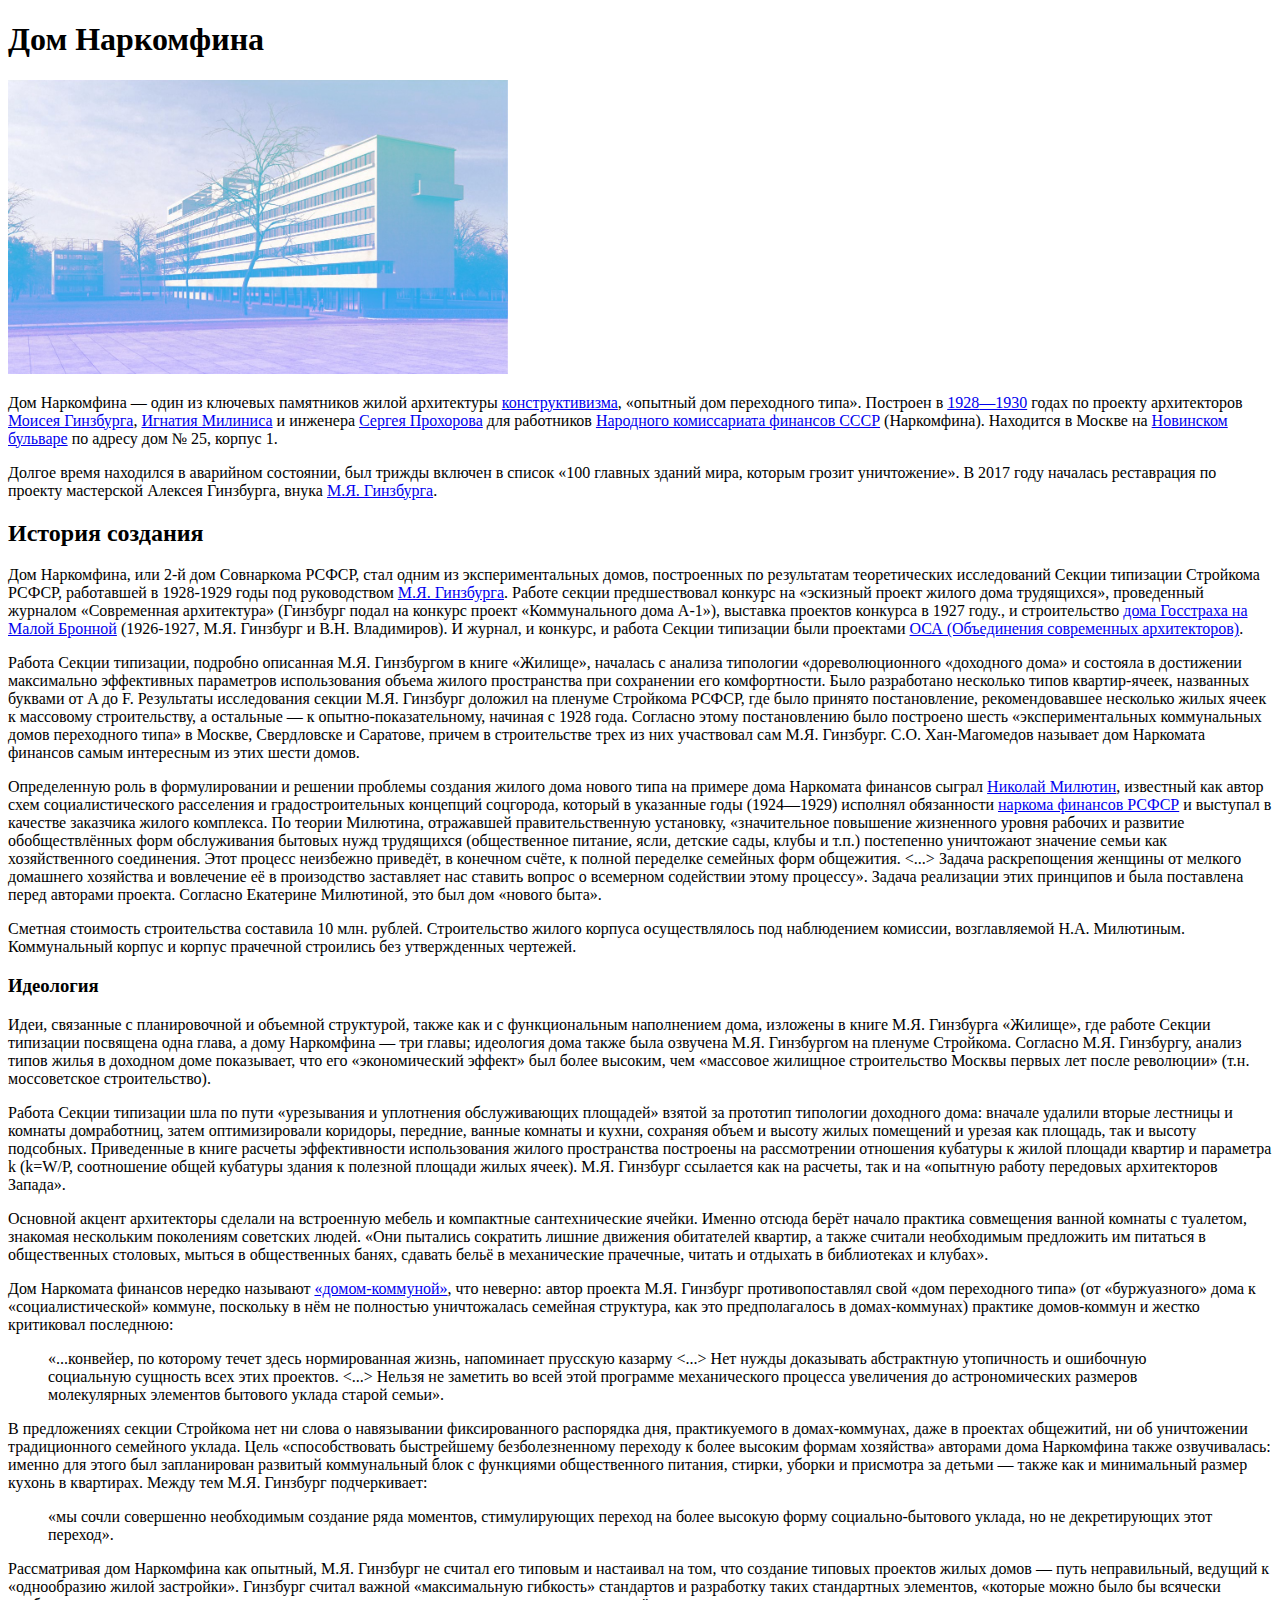
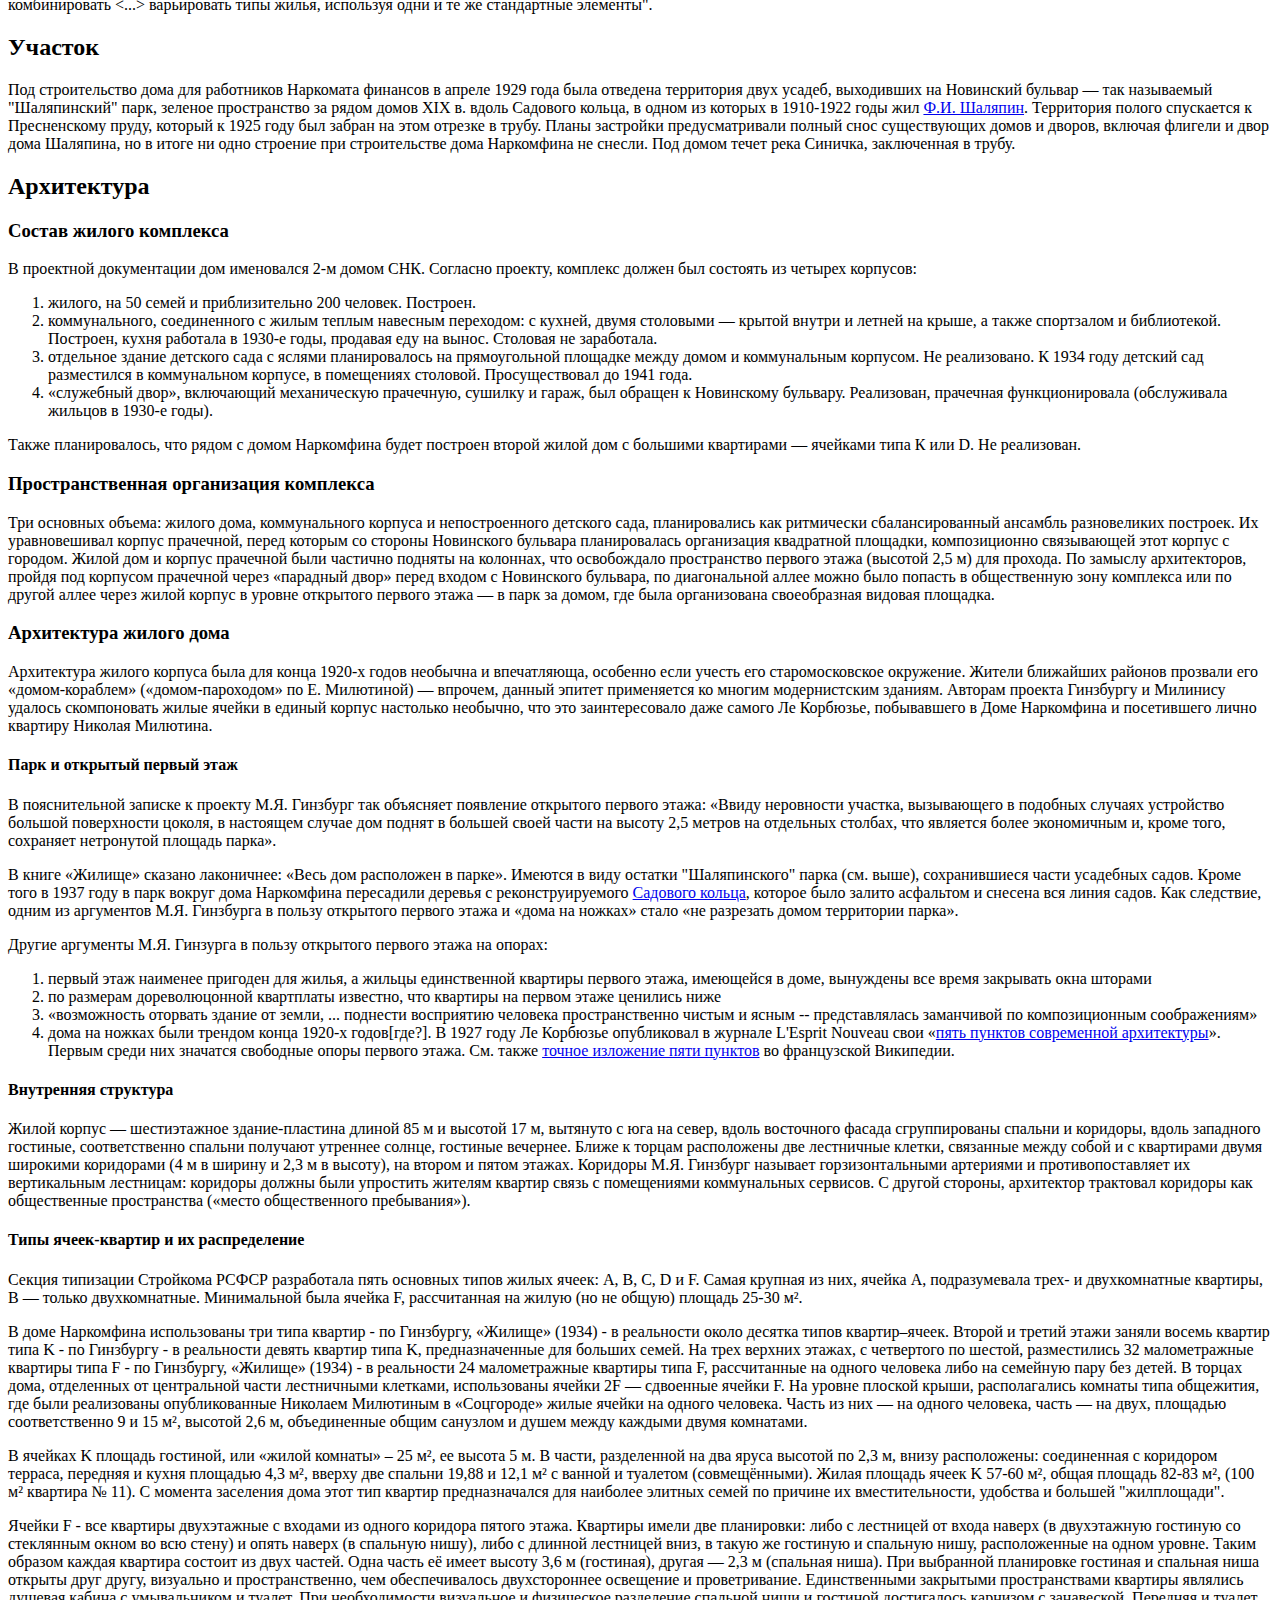
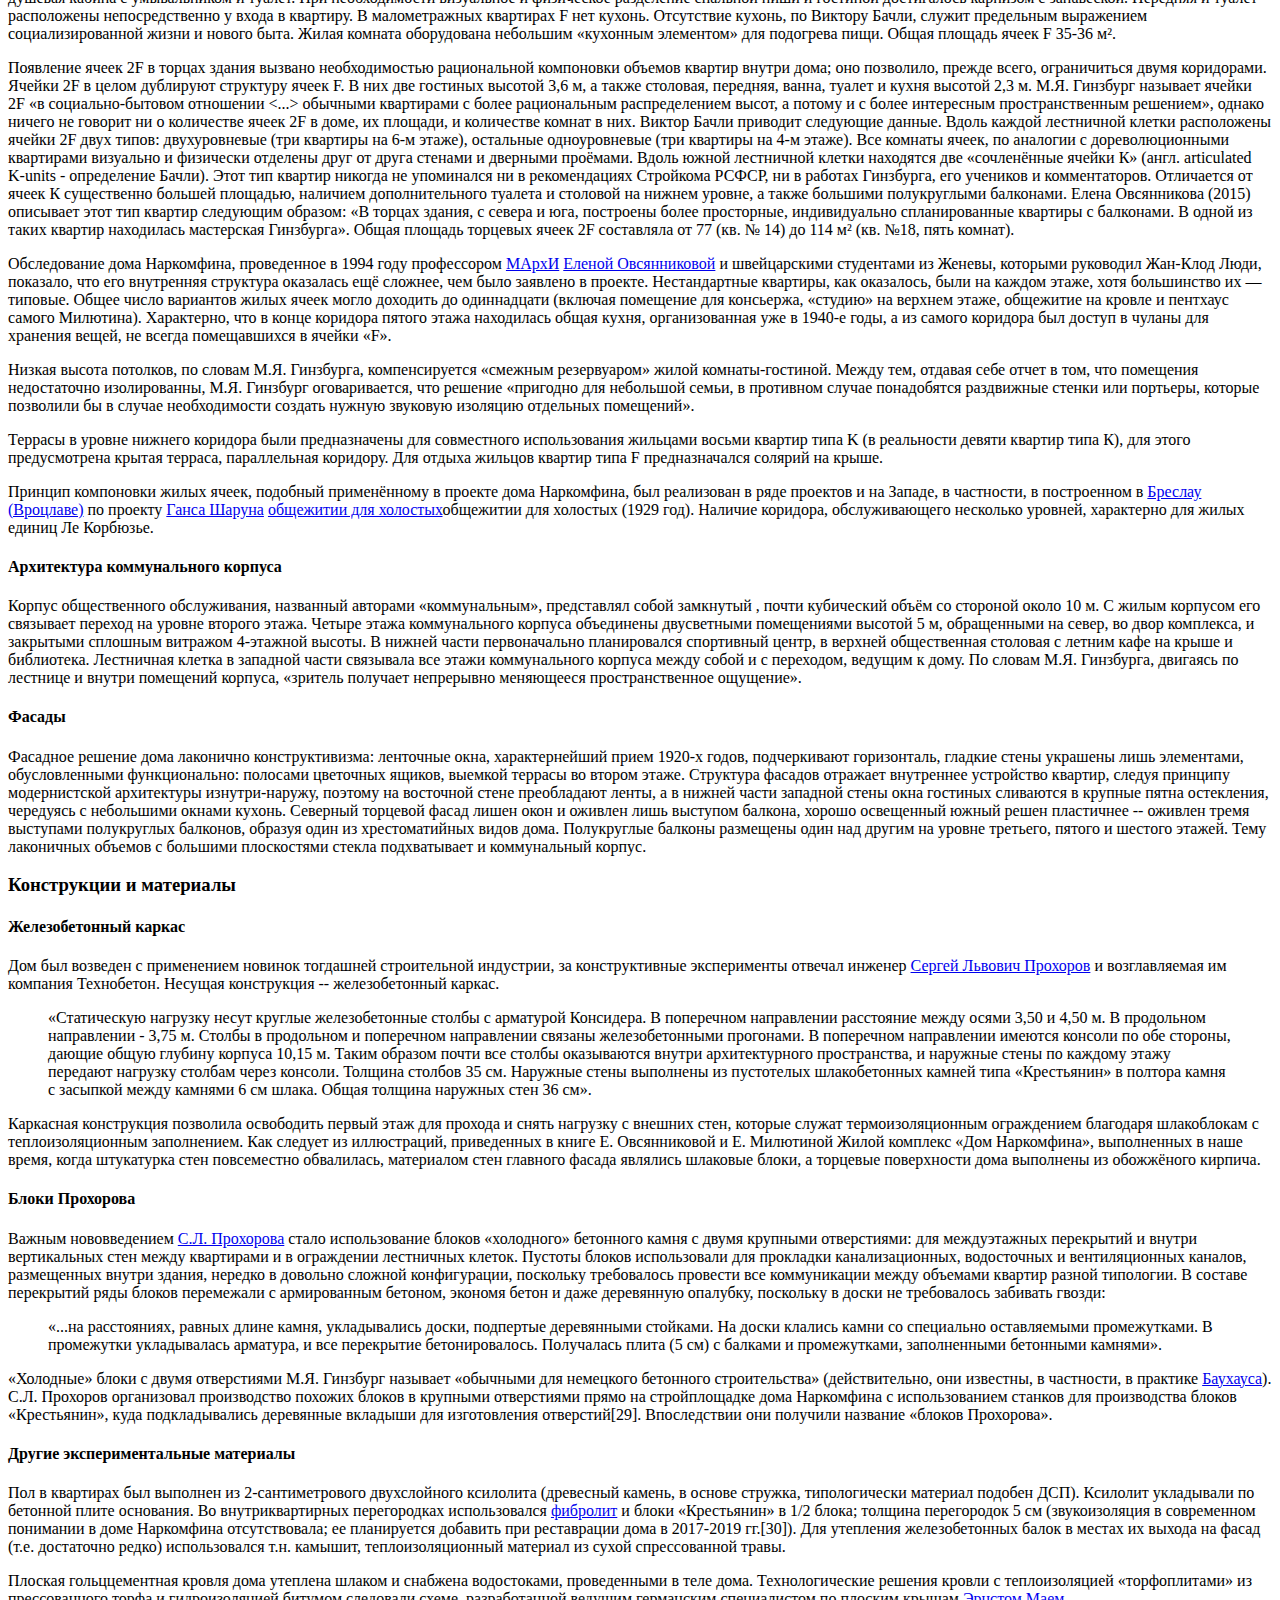
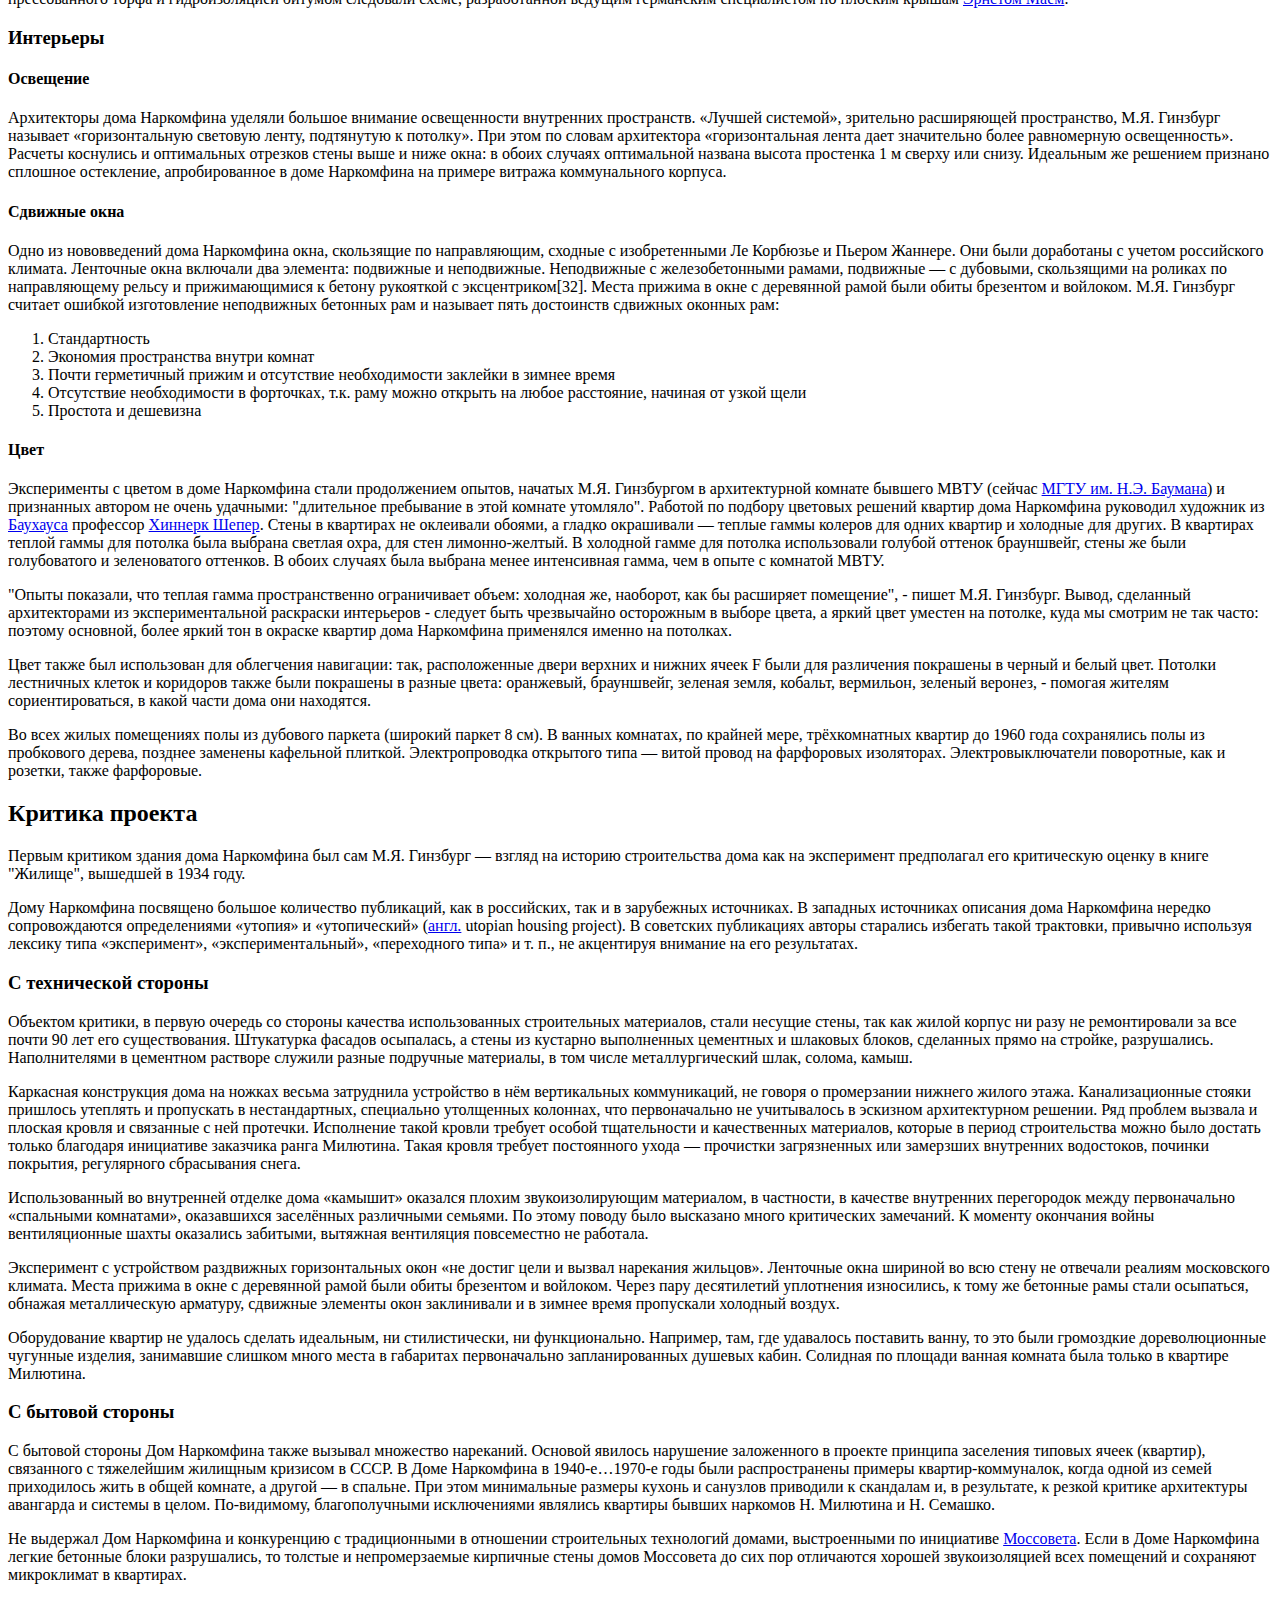
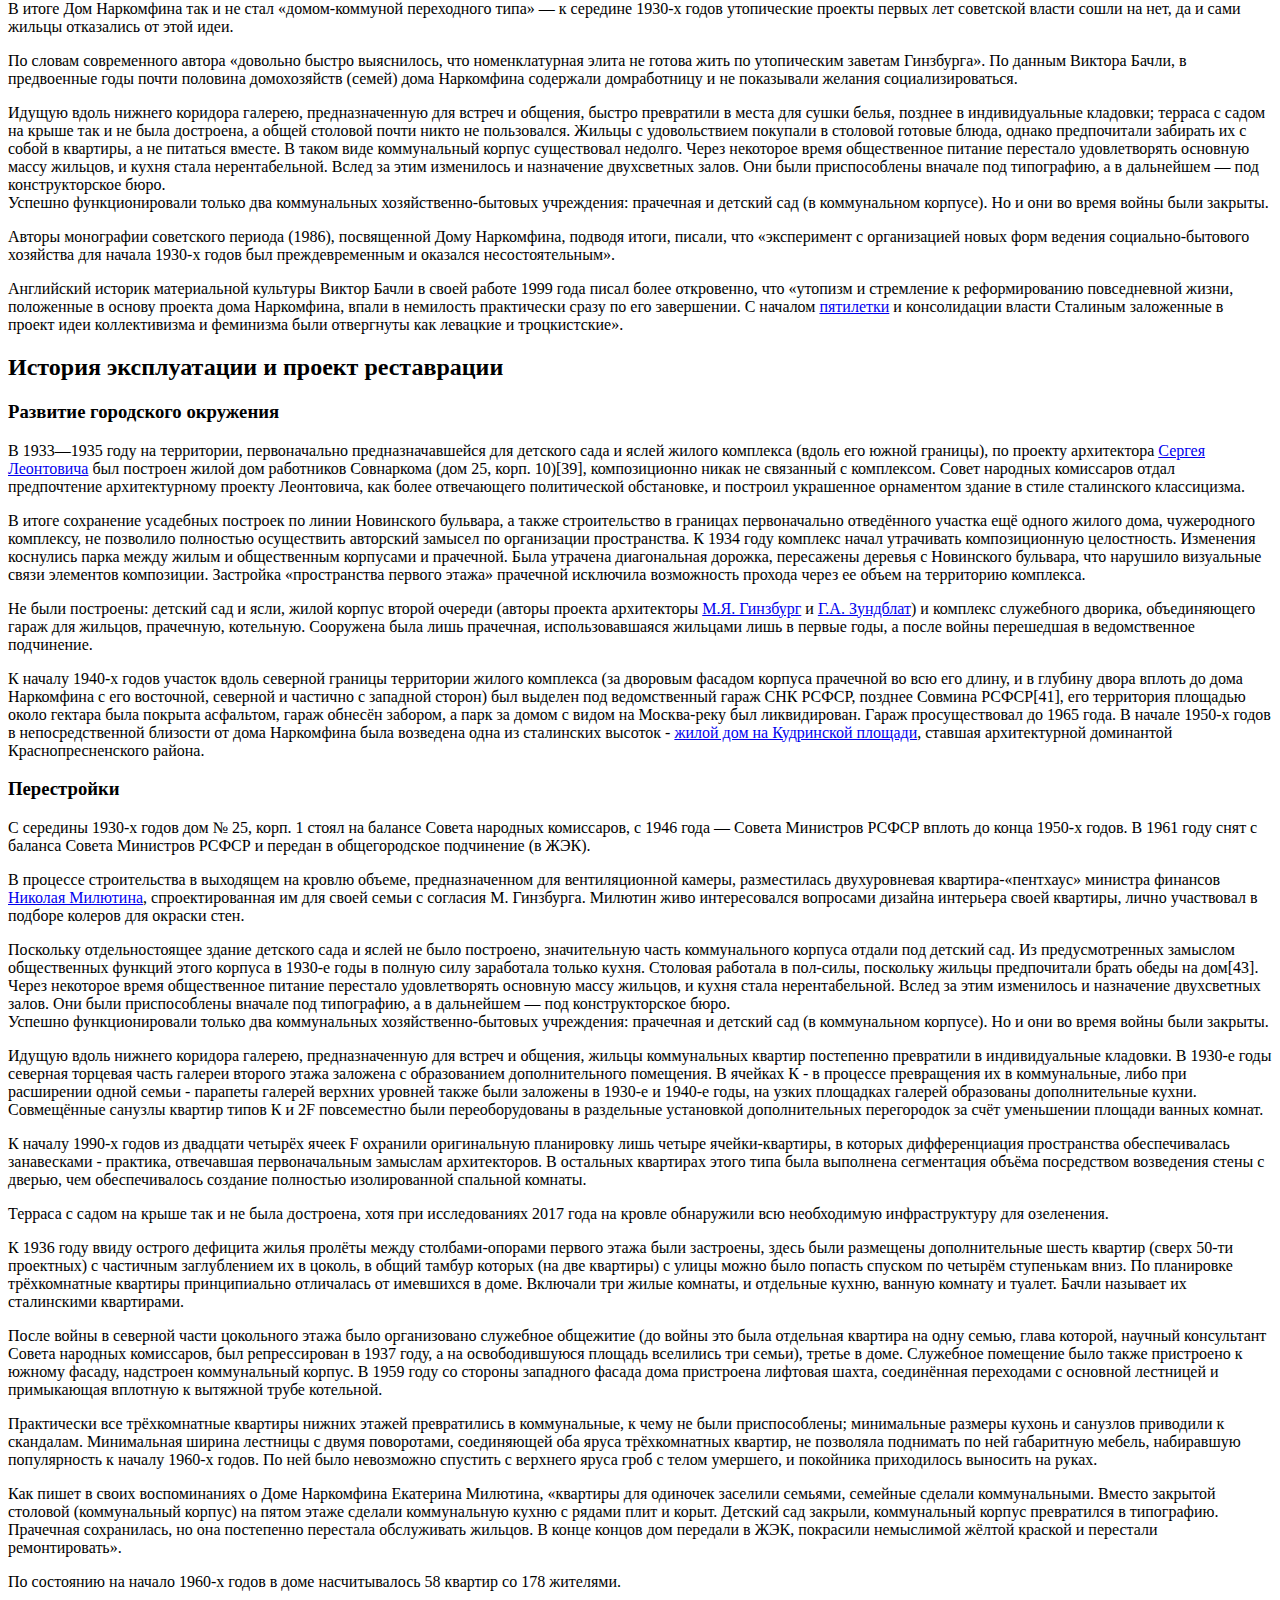
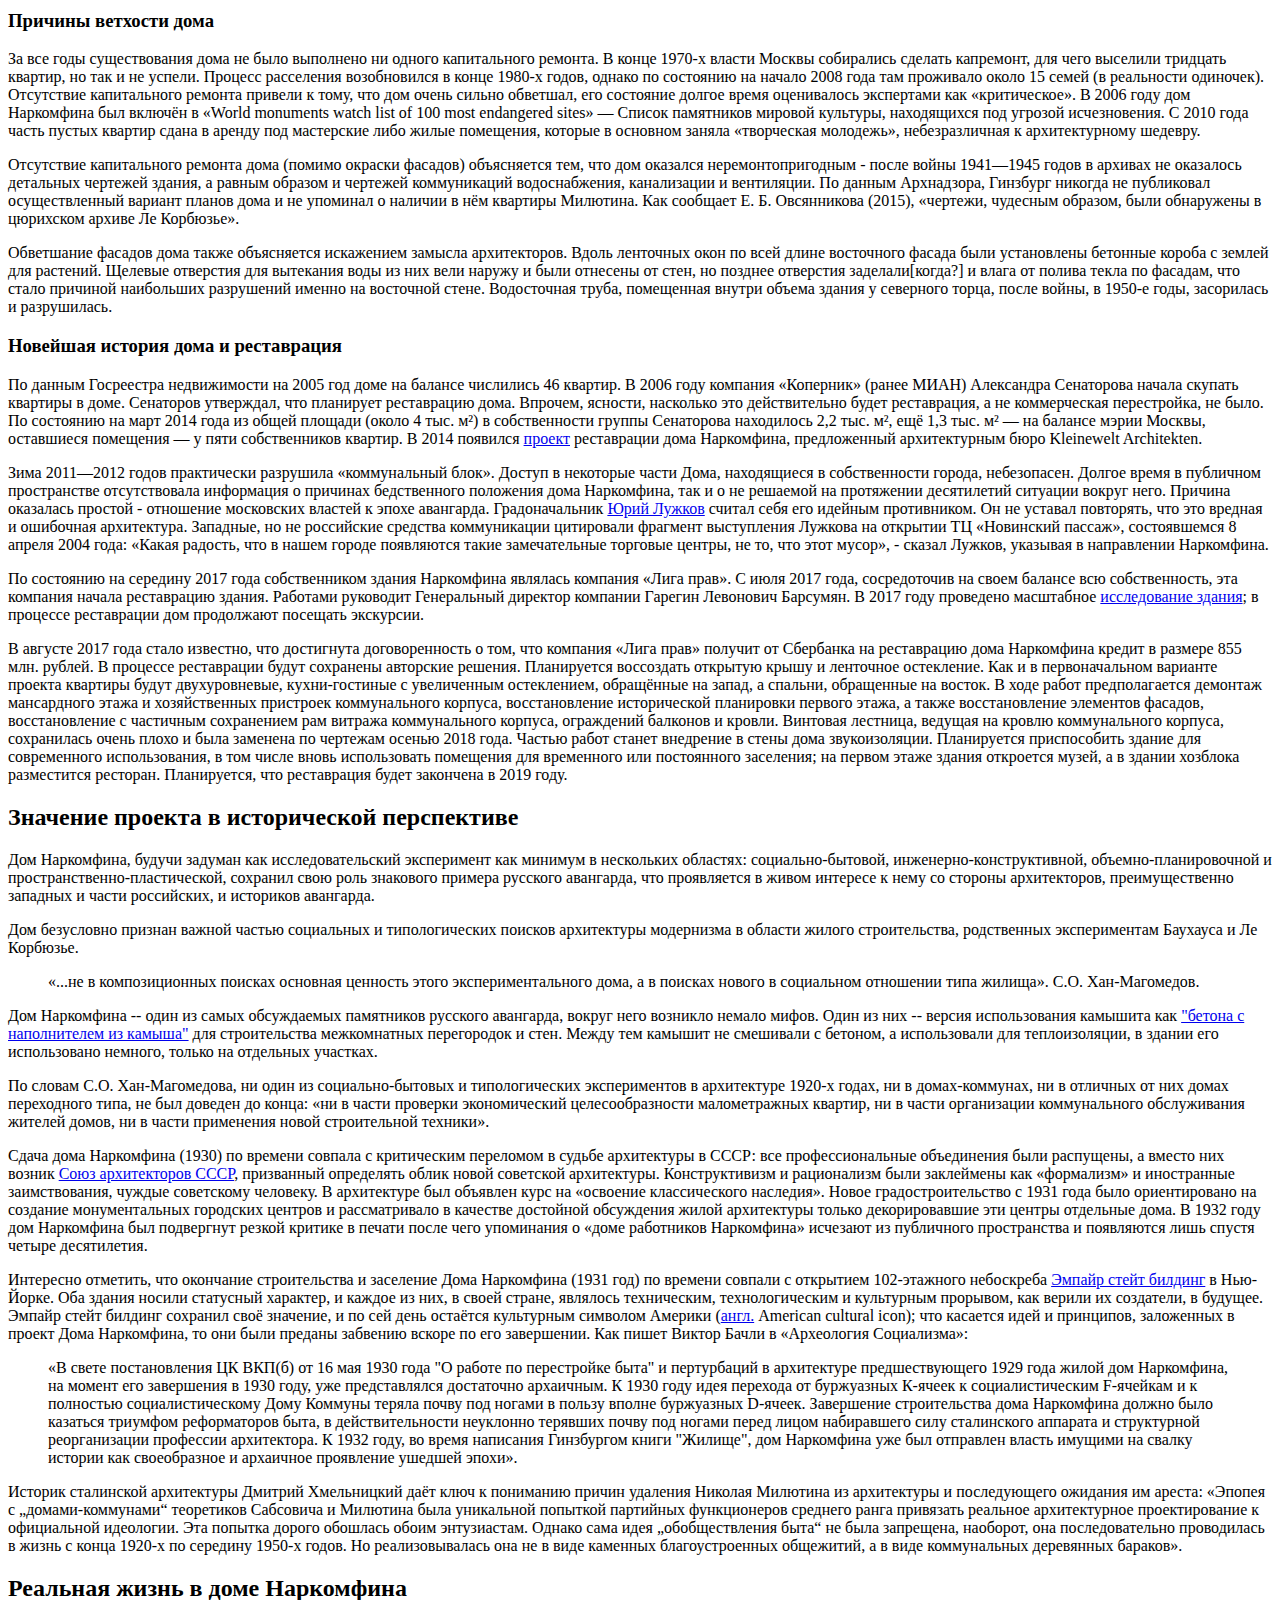
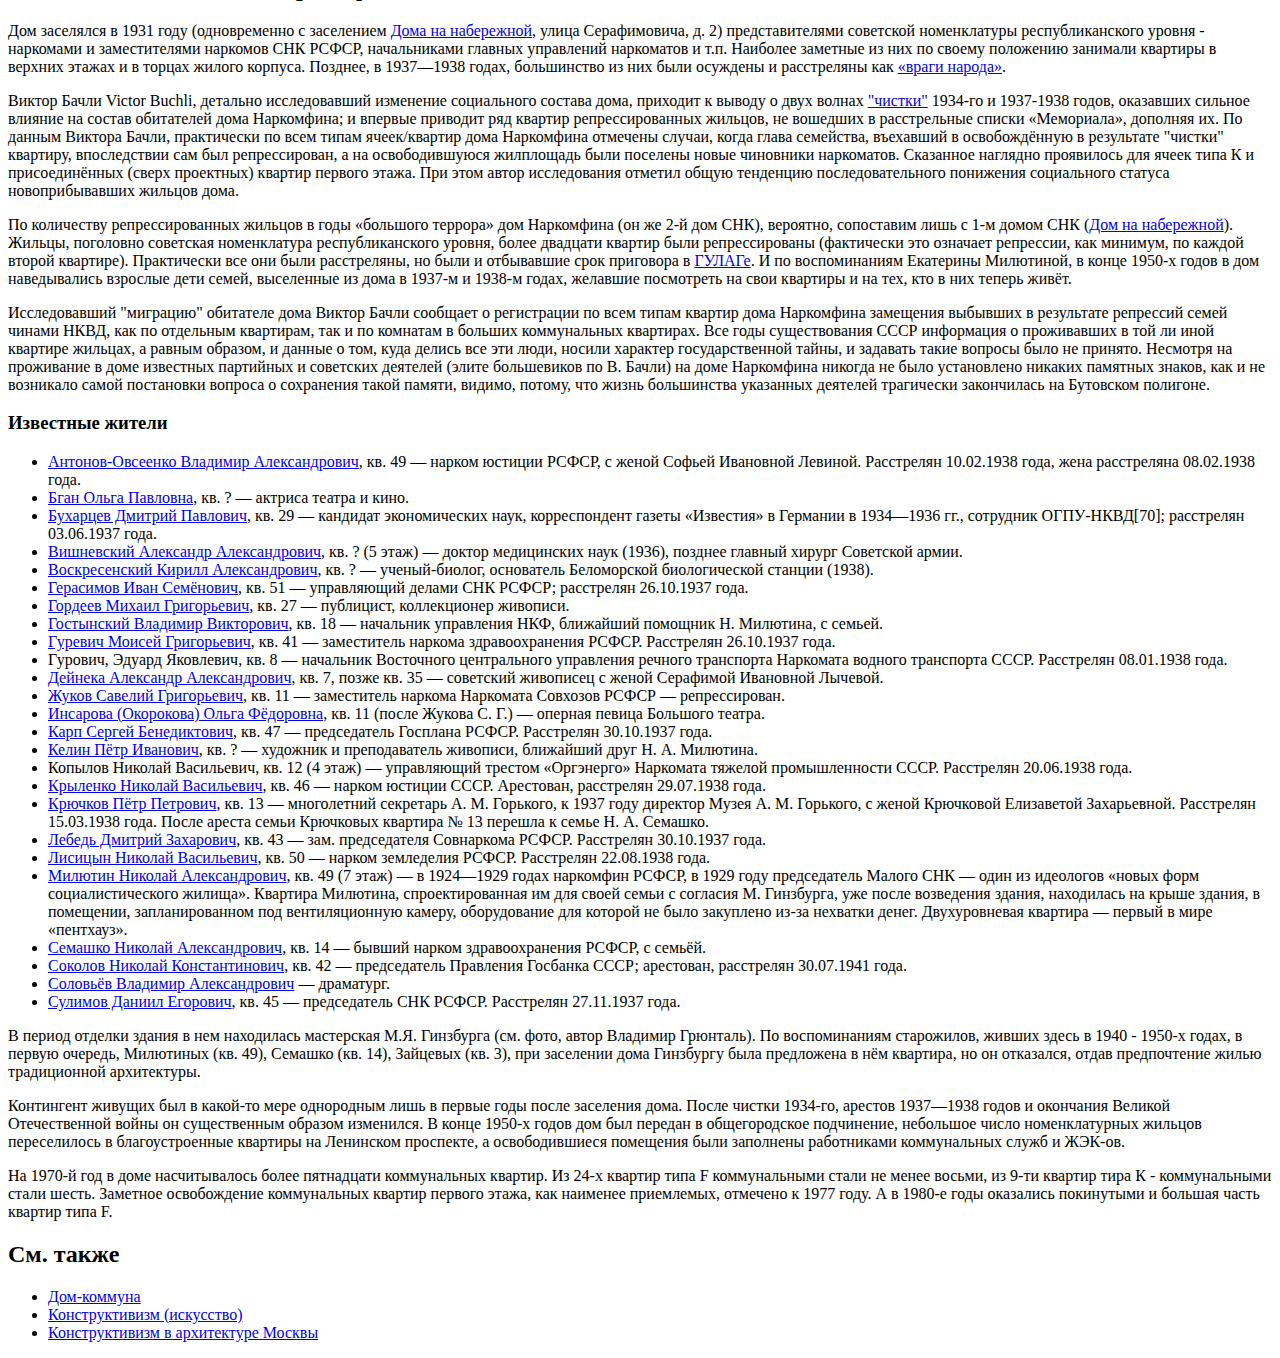
<file: index.html>
<!DOCTYPE html>
<html lang="en" dir="ltr">
  <head>
    <meta charset="utf-8">
    <title>Дом Наркомфина</title>
  </head>

  <body>
    <h1>Дом Наркомфина</h1>
    <img src="narkomfin.jpg" alt="Дом Наркомфина" width="500">
    <p>Дом Наркомфина — один из ключевых памятников жилой архитектуры <a href="https://ru.wikipedia.org/wiki/%D0%9A%D0%BE%D0%BD%D1%81%D1%82%D1%80%D1%83%D0%BA%D1%82%D0%B8%D0%B2%D0%B8%D0%B7%D0%BC_(%D0%B8%D1%81%D0%BA%D1%83%D1%81%D1%81%D1%82%D0%B2%D0%BE)">конструктивизма</a>, «опытный дом переходного типа». Построен в <a href="https://ru.wikipedia.org/wiki/1928_%D0%B3%D0%BE%D0%B4">1928</a><a href="https://ru.wikipedia.org/wiki/1930_%D0%B3%D0%BE%D0%B4">—1930</a> годах по проекту архитекторов <a href="https://ru.wikipedia.org/wiki/%D0%93%D0%B8%D0%BD%D0%B7%D0%B1%D1%83%D1%80%D0%B3,_%D0%9C%D0%BE%D0%B8%D1%81%D0%B5%D0%B9_%D0%AF%D0%BA%D0%BE%D0%B2%D0%BB%D0%B5%D0%B2%D0%B8%D1%87#">Моисея Гинзбурга</a>, <a href="https://ru.wikipedia.org/wiki/%D0%9C%D0%B8%D0%BB%D0%B8%D0%BD%D0%B8%D1%81,_%D0%98%D0%B3%D0%BD%D0%B0%D1%82%D0%B8%D0%B9_%D0%A4%D1%80%D0%B0%D0%BD%D1%86%D0%B5%D0%B2%D0%B8%D1%87">Игнатия Милиниса</a> и инженера <a href="https://ru.wikipedia.org/wiki/%D0%A1%D0%B5%D1%80%D0%B3%D0%B5%D0%B9_%D0%9B%D1%8C%D0%B2%D0%BE%D0%B2%D0%B8%D1%87_%D0%9F%D1%80%D0%BE%D1%85%D0%BE%D1%80%D0%BE%D0%B2">Сергея Прохорова</a> для работников <a href="https://ru.wikipedia.org/wiki/%D0%9D%D0%B0%D1%80%D0%BE%D0%B4%D0%BD%D1%8B%D0%B9_%D0%BA%D0%BE%D0%BC%D0%B8%D1%81%D1%81%D0%B0%D1%80%D0%B8%D0%B0%D1%82_%D1%84%D0%B8%D0%BD%D0%B0%D0%BD%D1%81%D0%BE%D0%B2_%D0%A1%D0%A1%D0%A1%D0%A0">Народного комиссариата финансов СССР</a> (Наркомфина). Находится в Москве на <a href="https://ru.wikipedia.org/wiki/%D0%9D%D0%BE%D0%B2%D0%B8%D0%BD%D1%81%D0%BA%D0%B8%D0%B9_%D0%B1%D1%83%D0%BB%D1%8C%D0%B2%D0%B0%D1%80">Новинском бульваре</a> по адресу дом № 25, корпус 1.</p>
    <p>Долгое время находился в аварийном состоянии, был трижды включен в список «100 главных зданий мира, которым грозит уничтожение». В 2017 году началась реставрация по проекту мастерской Алексея Гинзбурга, внука <a href="https://ru.wikipedia.org/wiki/%D0%93%D0%B8%D0%BD%D0%B7%D0%B1%D1%83%D1%80%D0%B3,_%D0%9C%D0%BE%D0%B8%D1%81%D0%B5%D0%B9_%D0%AF%D0%BA%D0%BE%D0%B2%D0%BB%D0%B5%D0%B2%D0%B8%D1%87">М.Я. Гинзбурга</a>.</p>

    <h2>История создания</h2>
    <p>Дом Наркомфина, или 2-й дом Совнаркома РСФСР, стал одним из экспериментальных домов, построенных по результатам теоретических исследований Секции типизации Стройкома РСФСР, работавшей в 1928-1929 годы под руководством <a href="https://ru.wikipedia.org/wiki/%D0%93%D0%B8%D0%BD%D0%B7%D0%B1%D1%83%D1%80%D0%B3,_%D0%9C%D0%BE%D0%B8%D1%81%D0%B5%D0%B9_%D0%AF%D0%BA%D0%BE%D0%B2%D0%BB%D0%B5%D0%B2%D0%B8%D1%87">М.Я. Гинзбурга</a>. Работе секции предшествовал конкурс на «эскизный проект жилого дома трудящихся», проведенный журналом «Современная архитектура» (Гинзбург подал на конкурс проект «Коммунального дома А-1»), выставка проектов конкурса в 1927 году., и строительство <a href="https://ru.wikipedia.org/wiki/%D0%96%D0%B8%D0%BB%D0%BE%D0%B9_%D0%B4%D0%BE%D0%BC_%D0%93%D0%BE%D1%81%D1%81%D1%82%D1%80%D0%B0%D1%85%D0%B0_%D0%BD%D0%B0_%D0%9C%D0%B0%D0%BB%D0%BE%D0%B9_%D0%91%D1%80%D0%BE%D0%BD%D0%BD%D0%BE%D0%B9">дома Госстраха на Малой Бронной</a> (1926-1927, М.Я. Гинзбург и В.Н. Владимиров). И журнал, и конкурс, и работа Секции типизации были проектами <a href="https://ru.wikipedia.org/wiki/%D0%9E%D0%B1%D1%8A%D0%B5%D0%B4%D0%B8%D0%BD%D0%B5%D0%BD%D0%B8%D0%B5_%D1%81%D0%BE%D0%B2%D1%80%D0%B5%D0%BC%D0%B5%D0%BD%D0%BD%D1%8B%D1%85_%D0%B0%D1%80%D1%85%D0%B8%D1%82%D0%B5%D0%BA%D1%82%D0%BE%D1%80%D0%BE%D0%B2">ОСА (Объединения современных архитекторов)</a>.</p>
    <p>Работа Секции типизации, подробно описанная М.Я. Гинзбургом в книге «Жилище», началась с анализа типологии «дореволюционного «доходного дома» и состояла в достижении максимально эффективных параметров использования объема жилого пространства при сохранении его комфортности. Было разработано несколько типов квартир-ячеек, названных буквами от A до F. Результаты исследования секции М.Я. Гинзбург доложил на пленуме Стройкома РСФСР, где было принято постановление, рекомендовавшее несколько жилых ячеек к массовому строительству, а остальные — к опытно-показательному, начиная с 1928 года. Согласно этому постановлению было построено шесть «экспериментальных коммунальных домов переходного типа» в Москве, Свердловске и Саратове, причем в строительстве трех из них участвовал сам М.Я. Гинзбург. С.О. Хан-Магомедов называет дом Наркомата финансов самым интересным из этих шести домов.</p>
    <p>Определенную роль в формулировании и решении проблемы создания жилого дома нового типа на примере дома Наркомата финансов сыграл <a href="https://ru.wikipedia.org/wiki/%D0%9C%D0%B8%D0%BB%D1%8E%D1%82%D0%B8%D0%BD,_%D0%9D%D0%B8%D0%BA%D0%BE%D0%BB%D0%B0%D0%B9_%D0%90%D0%BB%D0%B5%D0%BA%D1%81%D0%B0%D0%BD%D0%B4%D1%80%D0%BE%D0%B2%D0%B8%D1%87">Николай Милютин</a>, известный как автор схем социалистического расселения и градостроительных концепций соцгорода, который в указанные годы (1924—1929) исполнял обязанности <a href="https://ru.wikipedia.org/wiki/%D0%9D%D0%B0%D1%80%D0%BE%D0%B4%D0%BD%D1%8B%D0%B9_%D0%BA%D0%BE%D0%BC%D0%B8%D1%81%D1%81%D0%B0%D1%80%D0%B8%D0%B0%D1%82_%D1%84%D0%B8%D0%BD%D0%B0%D0%BD%D1%81%D0%BE%D0%B2_%D0%A0%D0%A1%D0%A4%D0%A1%D0%A0">наркома финансов РСФСР</a> и выступал в качестве заказчика жилого комплекса. По теории Милютина, отражавшей правительственную установку, «значительное повышение жизненного уровня рабочих и развитие обобществлённых форм обслуживания бытовых нужд трудящихся (общественное питание, ясли, детские сады, клубы и т.п.) постепенно уничтожают значение семьи как хозяйственного соединения. Этот процесс неизбежно приведёт, в конечном счёте, к полной переделке семейных форм общежития. <...> Задача раскрепощения женщины от мелкого домашнего хозяйства и вовлечение её в произодство заставляет нас ставить вопрос о всемерном содействии этому процессу». Задача реализации этих принципов и была поставлена перед авторами проекта. Согласно Екатерине Милютиной, это был дом «нового быта».</p>
    <p>Сметная стоимость строительства составила 10 млн. рублей. Строительство жилого корпуса осуществлялось под наблюдением комиссии, возглавляемой Н.А. Милютиным. Коммунальный корпус и корпус прачечной строились без утвержденных чертежей.</p>

    <h3>Идеология</h3>
    <p>Идеи, связанные с планировочной и объемной структурой, также как и с функциональным наполнением дома, изложены в книге М.Я. Гинзбурга «Жилище», где работе Секции типизации посвящена одна глава, а дому Наркомфина — три главы; идеология дома также была озвучена М.Я. Гинзбургом на пленуме Стройкома. Согласно М.Я. Гинзбургу, анализ типов жилья в доходном доме показывает, что его «экономический эффект» был более высоким, чем «массовое жилищное строительство Москвы первых лет после революции» (т.н. моссоветское строительство).</p>
    <p>Работа Секции типизации шла по пути «урезывания и уплотнения обслуживающих площадей» взятой за прототип типологии доходного дома: вначале удалили вторые лестницы и комнаты домработниц, затем оптимизировали коридоры, передние, ванные комнаты и кухни, сохраняя объем и высоту жилых помещений и урезая как площадь, так и высоту подсобных. Приведенные в книге расчеты эффективности использования жилого пространства построены на рассмотрении отношения кубатуры к жилой площади квартир и параметра k (k=W/P, соотношение общей кубатуры здания к полезной площади жилых ячеек). М.Я. Гинзбург ссылается как на расчеты, так и на «опытную работу передовых архитекторов Запада».</p>
    <p>Основной акцент архитекторы сделали на встроенную мебель и компактные сантехнические ячейки. Именно отсюда берёт начало практика совмещения ванной комнаты с туалетом, знакомая нескольким поколениям советских людей. «Они пытались сократить лишние движения обитателей квартир, а также считали необходимым предложить им питаться в общественных столовых, мыться в общественных банях, сдавать бельё в механические прачечные, читать и отдыхать в библиотеках и клубах».</p>
    <p>Дом Наркомата финансов нередко называют <a href="https://ru.wikipedia.org/wiki/%D0%94%D0%BE%D0%BC-%D0%BA%D0%BE%D0%BC%D0%BC%D1%83%D0%BD%D0%B0">«домом-коммуной»</a>, что неверно: автор проекта М.Я. Гинзбург противопоставлял свой «дом переходного типа» (от «буржуазного» дома к «социалистической» коммуне, поскольку в нём не полностью уничтожалась семейная структура, как это предполагалось в домах-коммунах) практике домов-коммун и жестко критиковал последнюю:</p>
    <blockquote cite="https://ru.wikipedia.org/wiki/%D0%94%D0%BE%D0%BC_%D0%9D%D0%B0%D1%80%D0%BA%D0%BE%D0%BC%D1%84%D0%B8%D0%BD%D0%B0">«...конвейер, по которому течет здесь нормированная жизнь, напоминает прусскую казарму <...> Нет нужды доказывать абстрактную утопичность и ошибочную социальную сущность всех этих проектов. <...> Нельзя не заметить во всей этой программе механического процесса увеличения до астрономических размеров молекулярных элементов бытового уклада старой семьи».</blockquote>
    <p>В предложениях секции Стройкома нет ни слова о навязывании фиксированного распорядка дня, практикуемого в домах-коммунах, даже в проектах общежитий, ни об уничтожении традиционного семейного уклада. Цель «способствовать быстрейшему безболезненному переходу к более высоким формам хозяйства» авторами дома Наркомфина также озвучивалась: именно для этого был запланирован развитый коммунальный блок с функциями общественного питания, стирки, уборки и присмотра за детьми — также как и минимальный размер кухонь в квартирах. Между тем М.Я. Гинзбург подчеркивает:</p>
    <blockquote cite="https://ru.wikipedia.org/wiki/%D0%94%D0%BE%D0%BC_%D0%9D%D0%B0%D1%80%D0%BA%D0%BE%D0%BC%D1%84%D0%B8%D0%BD%D0%B0">«мы сочли совершенно необходимым создание ряда моментов, стимулирующих переход на более высокую форму социально-бытового уклада, но не декретирующих этот переход».</blockquote>
    <p>Рассматривая дом Наркомфина как опытный, М.Я. Гинзбург не считал его типовым и настаивал на том, что создание типовых проектов жилых домов — путь неправильный, ведущий к «однообразию жилой застройки». Гинзбург считал важной «максимальную гибкость» стандартов и разработку таких стандартных элементов, «которые можно было бы всячески комбинировать <...> варьировать типы жилья, используя одни и те же стандартные элементы".</p>

    <h2>Участок</h2>
    <p>Под строительство дома для работников Наркомата финансов в апреле 1929 года была отведена территория двух усадеб, выходивших на Новинский бульвар — так называемый "Шаляпинский" парк, зеленое пространство за рядом домов XIX в. вдоль Садового кольца, в одном из которых в 1910-1922 годы жил <a href="https://ru.wikipedia.org/wiki/%D0%A8%D0%B0%D0%BB%D1%8F%D0%BF%D0%B8%D0%BD,_%D0%A4%D1%91%D0%B4%D0%BE%D1%80_%D0%98%D0%B2%D0%B0%D0%BD%D0%BE%D0%B2%D0%B8%D1%87">Ф.И. Шаляпин</a>. Территория полого спускается к Пресненскому пруду, который к 1925 году был забран на этом отрезке в трубу. Планы застройки предусматривали полный снос существующих домов и дворов, включая флигели и двор дома Шаляпина, но в итоге ни одно строение при строительстве дома Наркомфина не снесли. Под домом течет река Синичка, заключенная в трубу.</p>

    <h2>Архитектура</h2>
    <h3>Состав жилого комплекса</h3>
    <p>В проектной документации дом именовался 2-м домом СНК. Согласно проекту, комплекс должен был состоять из четырех корпусов:</p>

    <ol>
      <li>жилого, на 50 семей и приблизительно 200 человек. Построен.</li>
      <li>коммунального, соединенного с жилым теплым навесным переходом: с кухней, двумя столовыми — крытой внутри и летней на крыше, а также спортзалом и библиотекой. Построен, кухня работала в 1930-е годы, продавая еду на вынос. Столовая не заработала.</li>
      <li>отдельное здание детского сада с яслями планировалось на прямоугольной площадке между домом и коммунальным корпусом. Не реализовано. К 1934 году детский сад разместился в коммунальном корпусе, в помещениях столовой. Просуществовал до 1941 года.</li>
      <li>«служебный двор», включающий механическую прачечную, сушилку и гараж, был обращен к Новинскому бульвару. Реализован, прачечная функционировала (обслуживала жильцов в 1930-е годы).</li>
    </ol>

    <p>Также планировалось, что рядом с домом Наркомфина будет построен второй жилой дом с большими квартирами — ячейками типа К или D. Не реализован.</p>

    <h3>Пространственная организация комплекса</h3>
    <p>Три основных объема: жилого дома, коммунального корпуса и непостроенного детского сада, планировались как ритмически сбалансированный ансамбль разновеликих построек. Их уравновешивал корпус прачечной, перед которым со стороны Новинского бульвара планировалась организация квадратной площадки, композиционно связывающей этот корпус с городом. Жилой дом и корпус прачечной были частично подняты на колоннах, что освобождало пространство первого этажа (высотой 2,5 м) для прохода. По замыслу архитекторов, пройдя под корпусом прачечной через «парадный двор» перед входом с Новинского бульвара, по диагональной аллее можно было попасть в общественную зону комплекса или по другой аллее через жилой корпус в уровне открытого первого этажа — в парк за домом, где была организована своеобразная видовая площадка.</p>

    <h3>Архитектура жилого дома</h3>
    <p>Архитектура жилого корпуса была для конца 1920-х годов необычна и впечатляюща, особенно если учесть его старомосковское окружение. Жители ближайших районов прозвали его «домом-кораблем» («домом-пароходом» по Е. Милютиной) — впрочем, данный эпитет применяется ко многим модернистским зданиям. Авторам проекта Гинзбургу и Милинису удалось скомпоновать жилые ячейки в единый корпус настолько необычно, что это заинтересовало даже самого Ле Корбюзье, побывавшего в Доме Наркомфина и посетившего лично квартиру Николая Милютина.</p>

    <h4>Парк и открытый первый этаж</h4>
    <p>В пояснительной записке к проекту М.Я. Гинзбург так объясняет появление открытого первого этажа: «Ввиду неровности участка, вызывающего в подобных случаях устройство большой поверхности цоколя, в настоящем случае дом поднят в большей своей части на высоту 2,5 метров на отдельных столбах, что является более экономичным и, кроме того, сохраняет нетронутой площадь парка».</p>
    <p>В книге «Жилище» сказано лаконичнее: «Весь дом расположен в парке». Имеются в виду остатки "Шаляпинского" парка (см. выше), сохранившиеся части усадебных садов. Кроме того в 1937 году в парк вокруг дома Наркомфина пересадили деревья с реконструируемого <a href="https://ru.wikipedia.org/wiki/%D0%A1%D0%B0%D0%B4%D0%BE%D0%B2%D0%BE%D0%B5_%D0%BA%D0%BE%D0%BB%D1%8C%D1%86%D0%BE">Садового кольца</a>, которое было залито асфальтом и снесена вся линия садов. Как следствие, одним из аргументов М.Я. Гинзбурга в пользу открытого первого этажа и «дома на ножках» стало «не разрезать домом территории парка».</p>
    <p>Другие аргументы М.Я. Гинзурга в пользу открытого первого этажа на опорах:</p>

    <ol>
      <li>первый этаж наименее пригоден для жилья, а жильцы единственной квартиры первого этажа, имеющейся в доме, вынуждены все время закрывать окна шторами</li>
      <li>по размерам дореволюцонной квартплаты известно, что квартиры на первом этаже ценились ниже</li>
      <li>«возможность оторвать здание от земли, ... поднести восприятию человека пространственно чистым и ясным -- представлялась заманчивой по композиционным соображениям»</li>
      <li>дома на ножках были трендом конца 1920-х годов[где?]. В 1927 году Ле Корбюзье опубликовал в журнале L'Esprit Nouveau свои «<a href="https://ru.wikipedia.org/wiki/%D0%9F%D1%8F%D1%82%D1%8C_%D0%BE%D1%82%D0%BF%D1%80%D0%B0%D0%B2%D0%BD%D1%8B%D1%85_%D1%82%D0%BE%D1%87%D0%B5%D0%BA_%D1%81%D0%BE%D0%B2%D1%80%D0%B5%D0%BC%D0%B5%D0%BD%D0%BD%D0%BE%D0%B9_%D0%B0%D1%80%D1%85%D0%B8%D1%82%D0%B5%D0%BA%D1%82%D1%83%D1%80%D1%8B">пять пунктов современной архитектуры</a>». Первым среди них значатся свободные опоры первого этажа. См. также <a href="https://fr.wikipedia.org/wiki/Cinq_points_de_l%27architecture_moderne">точное изложение пяти пунктов</a> во французской Википедии.</li>
    </ol>

    <h4>Внутренняя структура</h4>
    <p>Жилой корпус — шестиэтажное здание-пластина длиной 85 м и высотой 17 м, вытянуто с юга на север, вдоль восточного фасада сгруппированы спальни и коридоры, вдоль западного гостиные, соответственно спальни получают утреннее солнце, гостиные вечернее. Ближе к торцам расположены две лестничные клетки, связанные между собой и с квартирами двумя широкими коридорами (4 м в ширину и 2,3 м в высоту), на втором и пятом этажах. Коридоры М.Я. Гинзбург называет горзизонтальными артериями и противопоставляет их вертикальным лестницам: коридоры должны были упростить жителям квартир связь с помещениями коммунальных сервисов. С другой стороны, архитектор трактовал коридоры как общественные пространства («место общественного пребывания»).</p>

    <h4>Типы ячеек-квартир и их распределение</h4>
    <p>Секция типизации Стройкома РСФСР разработала пять основных типов жилых ячеек: A, B, C, D и F. Самая крупная из них, ячейка A, подразумевала трех- и двухкомнатные квартиры, B — только двухкомнатные. Минимальной была ячейка F, рассчитанная на жилую (но не общую) площадь 25-30 м².</p>
    <p>В доме Наркомфина использованы три типа квартир - по Гинзбургу, «Жилище» (1934) - в реальности около десятка типов квартир–ячеек. Второй и третий этажи заняли восемь квартир типа K - по Гинзбургу - в реальности девять квартир типа K, предназначенные для больших семей. На трех верхних этажах, с четвертого по шестой, разместились 32 малометражные квартиры типа F - по Гинзбургу, «Жилище» (1934) - в реальности 24 малометражные квартиры типа F, рассчитанные на одного человека либо на семейную пару без детей. В торцах дома, отделенных от центральной части лестничными клетками, использованы ячейки 2F — сдвоенные ячейки F. На уровне плоской крыши, располагались комнаты типа общежития, где были реализованы опубликованные Николаем Милютиным в «Соцгороде» жилые ячейки на одного человека. Часть из них — на одного человека, часть — на двух, площадью соответственно 9 и 15 м², высотой 2,6 м, объединенные общим санузлом и душем между каждыми двумя комнатами.</p>
    <p>В ячейках K площадь гостиной, или «жилой комнаты» – 25 м², ее высота 5 м. В части, разделенной на два яруса высотой по 2,3 м, внизу расположены: соединенная с коридором терраса, передняя и кухня площадью 4,3 м², вверху две спальни 19,88 и 12,1 м² с ванной и туалетом (совмещёнными). Жилая площадь ячеек K 57-60 м², общая площадь 82-83 м², (100 м² квартира № 11). С момента заселения дома этот тип квартир предназначался для наиболее элитных семей по причине их вместительности, удобства и большей "жилплощади".</p>
    <p>Ячейки F - все квартиры двухэтажные с входами из одного коридора пятого этажа. Квартиры имели две планировки: либо с лестницей от входа наверх (в двухэтажную гостиную со стеклянным окном во всю стену) и опять наверх (в спальную нишу), либо с длинной лестницей вниз, в такую же гостиную и спальную нишу, расположенные на одном уровне. Таким образом каждая квартира состоит из двух частей. Одна часть её имеет высоту 3,6 м (гостиная), другая — 2,3 м (спальная ниша). При выбранной планировке гостиная и спальная ниша открыты друг другу, визуально и пространственно, чем обеспечивалось двухстороннее освещение и проветривание. Единственными закрытыми пространствами квартиры являлись душевая кабина с умывальником и туалет. При необходимости визуальное и физическое разделение спальной ниши и гостиной достигалось карнизом с занавеской. Передняя и туалет расположены непосредственно у входа в квартиру. В малометражных квартирах F нет кухонь. Отсутствие кухонь, по Виктору Бачли, служит предельным выражением социализированной жизни и нового быта. Жилая комната оборудована небольшим «кухонным элементом» для подогрева пищи. Общая площадь ячеек F 35-36 м².</p>
    <p>Появление ячеек 2F в торцах здания вызвано необходимостью рациональной компоновки объемов квартир внутри дома; оно позволило, прежде всего, ограничиться двумя коридорами. Ячейки 2F в целом дублируют структуру ячеек F. В них две гостиных высотой 3,6 м, а также столовая, передняя, ванна, туалет и кухня высотой 2,3 м. М.Я. Гинзбург называет ячейки 2F «в социально-бытовом отношении <...> обычными квартирами с более рациональным распределением высот, а потому и с более интересным пространственным решением», однако ничего не говорит ни о количестве ячеек 2F в доме, их площади, и количестве комнат в них. Виктор Бачли приводит следующие данные. Вдоль каждой лестничной клетки расположены ячейки 2F двух типов: двухуровневые (три квартиры на 6-м этаже), остальные одноуровневые (три квартиры на 4-м этаже). Все комнаты ячеек, по аналогии с дореволюционными квартирами визуально и физически отделены друг от друга стенами и дверными проёмами. Вдоль южной лестничной клетки находятся две «сочленённые ячейки К» (англ. articulated K-units - определение Бачли). Этот тип квартир никогда не упоминался ни в рекомендациях Стройкома РСФСР, ни в работах Гинзбурга, его учеников и комментаторов. Отличается от ячеек К существенно большей площадью, наличием дополнительного туалета и столовой на нижнем уровне, а также большими полукруглыми балконами. Елена Овсянникова (2015) описывает этот тип квартир следующим образом: «В торцах здания, с севера и юга, построены более просторные, индивидуально спланированные квартиры с балконами. В одной из таких квартир находилась мастерская Гинзбурга». Общая площадь торцевых ячеек 2F составляла от 77 (кв. № 14) до 114 м² (кв. №18, пять комнат).</p>
    <p>Обследование дома Наркомфина, проведенное в 1994 году профессором <a href="https://ru.wikipedia.org/wiki/%D0%9C%D0%BE%D1%81%D0%BA%D0%BE%D0%B2%D1%81%D0%BA%D0%B8%D0%B9_%D0%B0%D1%80%D1%85%D0%B8%D1%82%D0%B5%D0%BA%D1%82%D1%83%D1%80%D0%BD%D1%8B%D0%B9_%D0%B8%D0%BD%D1%81%D1%82%D0%B8%D1%82%D1%83%D1%82_(%D0%B3%D0%BE%D1%81%D1%83%D0%B4%D0%B0%D1%80%D1%81%D1%82%D0%B2%D0%B5%D0%BD%D0%BD%D0%B0%D1%8F_%D0%B0%D0%BA%D0%B0%D0%B4%D0%B5%D0%BC%D0%B8%D1%8F)">МАрхИ</a> <a href="https://ru.wikipedia.org/wiki/%D0%9E%D0%B2%D1%81%D1%8F%D0%BD%D0%BD%D0%B8%D0%BA%D0%BE%D0%B2%D0%B0,_%D0%95%D0%BB%D0%B5%D0%BD%D0%B0_%D0%91%D0%BE%D1%80%D0%B8%D1%81%D0%BE%D0%B2%D0%BD%D0%B0">Еленой Овсянниковой</a> и швейцарскими студентами из Женевы, которыми руководил Жан-Клод Люди, показало, что его внутренняя структура оказалась ещё сложнее, чем было заявлено в проекте. Нестандартные квартиры, как оказалось, были на каждом этаже, хотя большинство их — типовые. Общее число вариантов жилых ячеек могло доходить до одиннадцати (включая помещение для консьержа, «студию» на верхнем этаже, общежитие на кровле и пентхаус самого Милютина). Характерно, что в конце коридора пятого этажа находилась общая кухня, организованная уже в 1940-е годы, а из самого коридора был доступ в чуланы для хранения вещей, не всегда помещавшихся в ячейки «F».</p>
    <p>Низкая высота потолков, по словам М.Я. Гинзбурга, компенсируется «смежным резервуаром» жилой комнаты-гостиной. Между тем, отдавая себе отчет в том, что помещения недостаточно изолированны, М.Я. Гинзбург оговаривается, что решение «пригодно для небольшой семьи, в противном случае понадобятся раздвижные стенки или портьеры, которые позволили бы в случае необходимости создать нужную звуковую изоляцию отдельных помещений».</p>
    <p>Террасы в уровне нижнего коридора были предназначены для совместного использования жильцами восьми квартир типа K (в реальности девяти квартир типа К), для этого предусмотрена крытая терраса, параллельная коридору. Для отдыха жильцов квартир типа F предназначался солярий на крыше.</p>
    <p>Принцип компоновки жилых ячеек, подобный применённому в проекте дома Наркомфина, был реализован в ряде проектов и на Западе, в частности, в построенном в <a href="https://de.wikipedia.org/wiki/Werkbundsiedlung_Breslau">Бреслау</a> <a href="https://ru.wikipedia.org/wiki/%D0%92%D1%80%D0%BE%D1%86%D0%BB%D0%B0%D0%B2">(Вроцлаве)</a> по проекту <a href="https://ru.wikipedia.org/wiki/%D0%A8%D0%B0%D1%80%D1%83%D0%BD,_%D0%93%D0%B0%D0%BD%D1%81_%D0%91%D0%B5%D1%80%D0%BD%D1%85%D0%B0%D1%80%D0%B4">Ганса Шаруна</a> <a href="https://de.wikipedia.org/wiki/Ledigenheim">общежитии для холостых</a>общежитии для холостых (1929 год). Наличие коридора, обслуживающего несколько уровней, характерно для жилых единиц Ле Корбюзье.</p>

    <h4>Архитектура коммунального корпуса</h4>
    <p>Корпус общественного обслуживания, названный авторами «коммунальным», представлял собой замкнутый , почти кубический объём со стороной около 10 м. С жилым корпусом его связывает переход на уровне второго этажа. Четыре этажа коммунального корпуса объединены двусветными помещениями высотой 5 м, обращенными на север, во двор комплекса, и закрытыми сплошным витражом 4-этажной высоты. В нижней части первоначально планировался спортивный центр, в верхней общественная столовая с летним кафе на крыше и библиотека. Лестничная клетка в западной части связывала все этажи коммунального корпуса между собой и с переходом, ведущим к дому. По словам М.Я. Гинзбурга, двигаясь по лестнице и внутри помещений корпуса, «зритель получает непрерывно меняющееся пространственное ощущение».</p>

    <h4>Фасады</h4>
    <p>Фасадное решение дома лаконично конструктивизма: ленточные окна, характернейший прием 1920-х годов, подчеркивают горизонталь, гладкие стены украшены лишь элементами, обусловленными функционально: полосами цветочных ящиков, выемкой террасы во втором этаже. Структура фасадов отражает внутреннее устройство квартир, следуя принципу модернистской архитектуры изнутри-наружу, поэтому на восточной стене преобладают ленты, а в нижней части западной стены окна гостиных сливаются в крупные пятна остекления, чередуясь с небольшими окнами кухонь. Северный торцевой фасад лишен окон и оживлен лишь выступом балкона, хорошо освещенный южный решен пластичнее -- оживлен тремя выступами полукруглых балконов, образуя один из хрестоматийных видов дома. Полукруглые балконы размещены один над другим на уровне третьего, пятого и шестого этажей. Тему лаконичных объемов с большими плоскостями стекла подхватывает и коммунальный корпус.</p>

    <h3>Конструкции и материалы</h3>
    <h4>Железобетонный каркас</h4>
    <p>Дом был возведен с применением новинок тогдашней строительной индустрии, за конструктивные эксперименты отвечал инженер <a href="https://ru.wikipedia.org/wiki/%D0%9F%D1%80%D0%BE%D1%85%D0%BE%D1%80%D0%BE%D0%B2,_%D0%A1%D0%B5%D1%80%D0%B3%D0%B5%D0%B9_%D0%9B%D1%8C%D0%B2%D0%BE%D0%B2%D0%B8%D1%87">Сергей Львович Прохоров</a> и возглавляемая им компания Технобетон. Несущая конструкция -- железобетонный каркас.</p>
    <blockquote cite="https://ru.wikipedia.org/wiki/%D0%94%D0%BE%D0%BC_%D0%9D%D0%B0%D1%80%D0%BA%D0%BE%D0%BC%D1%84%D0%B8%D0%BD%D0%B0">«Статическую нагрузку несут круглые железобетонные столбы с арматурой Консидера. В поперечном направлении расстояние между осями 3,50 и 4,50 м. В продольном направлении - 3,75 м. Столбы в продольном и поперечном направлении связаны железобетонными прогонами. В поперечном направлении имеются консоли по обе стороны, дающие общую глубину корпуса 10,15 м. Таким образом почти все столбы оказываются внутри архитектурного пространства, и наружные стены по каждому этажу передают нагрузку столбам через консоли. Толщина столбов 35 см. Наружные стены выполнены из пустотелых шлакобетонных камней типа «Крестьянин» в полтора камня с засыпкой между камнями 6 см шлака. Общая толщина наружных стен 36 см».</blockquote>
    <p>Каркасная конструкция позволила освободить первый этаж для прохода и снять нагрузку с внешних стен, которые служат термоизоляционным ограждением благодаря шлакоблокам с теплоизоляционным заполнением. Как следует из иллюстраций, приведенных в книге Е. Овсянниковой и Е. Милютиной Жилой комплекс «Дом Наркомфина», выполненных в наше время, когда штукатурка стен повсеместно обвалилась, материалом стен главного фасада являлись шлаковые блоки, а торцевые поверхности дома выполнены из обожжёного кирпича.</p>

    <h4>Блоки Прохорова</h4>
    <p>Важным нововведением <a href="https://ru.wikipedia.org/wiki/%D0%9F%D1%80%D0%BE%D1%85%D0%BE%D1%80%D0%BE%D0%B2,_%D0%A1%D0%B5%D1%80%D0%B3%D0%B5%D0%B9_%D0%9B%D1%8C%D0%B2%D0%BE%D0%B2%D0%B8%D1%87">С.Л. Прохорова</a> стало использование блоков «холодного» бетонного камня с двумя крупными отверстиями: для междуэтажных перекрытий и внутри вертикальных стен между квартирами и в ограждении лестничных клеток. Пустоты блоков использовали для прокладки канализационных, водосточных и вентиляционных каналов, размещенных внутри здания, нередко в довольно сложной конфигурации, поскольку требовалось провести все коммуникации между объемами квартир разной типологии. В составе перекрытий ряды блоков перемежали с армированным бетоном, экономя бетон и даже деревянную опалубку, поскольку в доски не требовалось забивать гвозди:</p>
    <blockquote cite="https://ru.wikipedia.org/wiki/%D0%94%D0%BE%D0%BC_%D0%9D%D0%B0%D1%80%D0%BA%D0%BE%D0%BC%D1%84%D0%B8%D0%BD%D0%B0">«...на расстояниях, равных длине камня, укладывались доски, подпертые деревянными стойками. На доски клались камни со специально оставляемыми промежутками. В промежутки укладывалась арматура, и все перекрытие бетонировалось. Получалась плита (5 см) с балками и промежутками, заполненными бетонными камнями».</blockquote>
    <p>«Холодные» блоки с двумя отверстиями М.Я. Гинзбург называет «обычными для немецкого бетонного строительства» (действительно, они известны, в частности, в практике <a href="https://ru.wikipedia.org/wiki/%D0%91%D0%B0%D1%83%D1%85%D0%B0%D1%83%D1%81">Баухауса</a>). С.Л. Прохоров организовал производство похожих блоков в крупными отверстиями прямо на стройплощадке дома Наркомфина с использованием станков для производства блоков «Крестьянин», куда подкладывались деревянные вкладыши для изготовления отверстий[29]. Впоследствии они получили название «блоков Прохорова».</p>

    <h4>Другие экспериментальные материалы</h4>
    <p>Пол в квартирах был выполнен из 2-сантиметрового двухслойного ксилолита (древесный камень, в основе стружка, типологически материал подобен ДСП). Ксилолит укладывали по бетонной плите основания. Во внутриквартирных перегородках использовался <a href="https://ru.wikipedia.org/wiki/%D0%A4%D0%B8%D0%B1%D1%80%D0%BE%D0%BB%D0%B8%D1%82">фибролит</a> и блоки «Крестьянин» в 1/2 блока; толщина перегородок 5 см (звукоизоляция в современном понимании в доме Наркомфина отсутствовала; ее планируется добавить при реставрации дома в 2017-2019 гг.[30]). Для утепления железобетонных балок в местах их выхода на фасад (т.е. достаточно редко) использовался т.н. камышит, теплоизоляционный материал из сухой спрессованной травы.</p>
    <p>Плоская гольццементная кровля дома утеплена шлаком и снабжена водостоками, проведенными в теле дома. Технологические решения кровли с теплоизоляцией «торфоплитами» из прессованного торфа и гидроизоляцией битумом следовали схеме, разработанной ведущим германским специалистом по плоским крышам <a href="https://ru.wikipedia.org/wiki/%D0%9C%D0%B0%D0%B9,_%D0%AD%D1%80%D0%BD%D1%81%D1%82">Эрнстом Маем</a>.</p>

    <h3>Интерьеры</h3>
    <h4>Освещение</h4>
    <p>Архитекторы дома Наркомфина уделяли большое внимание освещенности внутренних пространств. «Лучшей системой», зрительно расширяющей пространство, М.Я. Гинзбург называет «горизонтальную световую ленту, подтянутую к потолку». При этом по словам архитектора «горизонтальная лента дает значительно более равномерную освещенность». Расчеты коснулись и оптимальных отрезков стены выше и ниже окна: в обоих случаях оптимальной названа высота простенка 1 м сверху или снизу. Идеальным же решением признано сплошное остекление, апробированное в доме Наркомфина на примере витража коммунального корпуса.</p>
    <h4>Сдвижные окна</h4>
    <p>Одно из нововведений дома Наркомфина окна, скользящие по направляющим, сходные с изобретенными Ле Корбюзье и Пьером Жаннере. Они были доработаны с учетом российского климата. Ленточные окна включали два элемента: подвижные и неподвижные. Неподвижные с железобетонными рамами, подвижные — с дубовыми, скользящими на роликах по направляющему рельсу и прижимающимися к бетону рукояткой с эксцентриком[32]. Места прижима в окне с деревянной рамой были обиты брезентом и войлоком. М.Я. Гинзбург считает ошибкой изготовление неподвижных бетонных рам и называет пять достоинств сдвижных оконных рам:</p>

    <ol>
      <li>Стандартность</li>
      <li>Экономия пространства внутри комнат</li>
      <li>Почти герметичный прижим и отсутствие необходимости заклейки в зимнее время</li>
      <li>Отсутствие необходимости в форточках, т.к. раму можно открыть на любое расстояние, начиная от узкой щели</li>
      <li>Простота и дешевизна</li>
    </ol>

    <h4>Цвет</h4>
    <p>Эксперименты с цветом в доме Наркомфина стали продолжением опытов, начатых М.Я. Гинзбургом в архитектурной комнате бывшего МВТУ (сейчас <a href="https://ru.wikipedia.org/wiki/%D0%9C%D0%BE%D1%81%D0%BA%D0%BE%D0%B2%D1%81%D0%BA%D0%B8%D0%B9_%D0%B3%D0%BE%D1%81%D1%83%D0%B4%D0%B0%D1%80%D1%81%D1%82%D0%B2%D0%B5%D0%BD%D0%BD%D1%8B%D0%B9_%D1%82%D0%B5%D1%85%D0%BD%D0%B8%D1%87%D0%B5%D1%81%D0%BA%D0%B8%D0%B9_%D1%83%D0%BD%D0%B8%D0%B2%D0%B5%D1%80%D1%81%D0%B8%D1%82%D0%B5%D1%82_%D0%B8%D0%BC%D0%B5%D0%BD%D0%B8_%D0%9D._%D0%AD._%D0%91%D0%B0%D1%83%D0%BC%D0%B0%D0%BD%D0%B0">МГТУ им. Н.Э. Баумана</a>) и признанных автором не очень удачными: "длительное пребывание в этой комнате утомляло". Работой по подбору цветовых решений квартир дома Наркомфина руководил художник из <a href="https://ru.wikipedia.org/wiki/%D0%91%D0%B0%D1%83%D1%85%D0%B0%D1%83%D1%81">Баухауса</a> профессор <a href="https://de.wikipedia.org/wiki/Hinnerk_Scheper">Хиннерк Шепер</a>. Стены в квартирах не оклеивали обоями, а гладко окрашивали — теплые гаммы колеров для одних квартир и холодные для других. В квартирах теплой гаммы для потолка была выбрана светлая охра, для стен лимонно-желтый. В холодной гамме для потолка использовали голубой оттенок брауншвейг, стены же были голубоватого и зеленоватого оттенков. В обоих случаях была выбрана менее интенсивная гамма, чем в опыте с комнатой МВТУ.</p>
    <p>"Опыты показали, что теплая гамма пространственно ограничивает объем: холодная же, наоборот, как бы расширяет помещение", - пишет М.Я. Гинзбург. Вывод, сделанный архитекторами из экспериментальной раскраски интерьеров - следует быть чрезвычайно осторожным в выборе цвета, а яркий цвет уместен на потолке, куда мы смотрим не так часто: поэтому основной, более яркий тон в окраске квартир дома Наркомфина применялся именно на потолках.</p>
    <p>Цвет также был использован для облегчения навигации: так, расположенные двери верхних и нижних ячеек F были для различения покрашены в черный и белый цвет. Потолки лестничных клеток и коридоров также были покрашены в разные цвета: оранжевый, брауншвейг, зеленая земля, кобальт, вермильон, зеленый веронез, - помогая жителям сориентироваться, в какой части дома они находятся.</p>
    <p>Во всех жилых помещениях полы из дубового паркета (широкий паркет 8 см). В ванных комнатах, по крайней мере, трёхкомнатных квартир до 1960 года сохранялись полы из пробкового дерева, позднее заменены кафельной плиткой. Электропроводка открытого типа — витой провод на фарфоровых изоляторах. Электровыключатели поворотные, как и розетки, также фарфоровые.</p>

    <h2>Критика проекта</h2>
    <p>Первым критиком здания дома Наркомфина был сам М.Я. Гинзбург — взгляд на историю строительства дома как на эксперимент предполагал его критическую оценку в книге "Жилище", вышедшей в 1934 году.</p>
    <p>Дому Наркомфина посвящено большое количество публикаций, как в российских, так и в зарубежных источниках. В западных источниках описания дома Наркомфина нередко сопровождаются определениями «утопия» и «утопический» (<a href="https://ru.wikipedia.org/wiki/%D0%90%D0%BD%D0%B3%D0%BB%D0%B8%D0%B9%D1%81%D0%BA%D0%B8%D0%B9_%D1%8F%D0%B7%D1%8B%D0%BA">англ.</a> utopian housing project). В советских публикациях авторы старались избегать такой трактовки, привычно используя лексику типа «эксперимент», «экспериментальный», «переходного типа» и т. п., не акцентируя внимание на его результатах.</p>

    <h3>С технической стороны</h3>
    <p>Объектом критики, в первую очередь со стороны качества использованных строительных материалов, стали несущие стены, так как жилой корпус ни разу не ремонтировали за все почти 90 лет его существования. Штукатурка фасадов осыпалась, а стены из кустарно выполненных цементных и шлаковых блоков, сделанных прямо на стройке, разрушались. Наполнителями в цементном растворе служили разные подручные материалы, в том числе металлургический шлак, солома, камыш.</p>
    <p>Каркасная конструкция дома на ножках весьма затруднила устройство в нём вертикальных коммуникаций, не говоря о промерзании нижнего жилого этажа. Канализационные стояки пришлось утеплять и пропускать в нестандартных, специально утолщенных колоннах, что первоначально не учитывалось в эскизном архитектурном решении. Ряд проблем вызвала и плоская кровля и связанные с ней протечки. Исполнение такой кровли требует особой тщательности и качественных материалов, которые в период строительства можно было достать только благодаря инициативе заказчика ранга Милютина. Такая кровля требует постоянного ухода — прочистки загрязненных или замерзших внутренних водостоков, починки покрытия, регулярного сбрасывания снега.</p>
    <p>Использованный во внутренней отделке дома «камышит» оказался плохим звукоизолирующим материалом, в частности, в качестве внутренних перегородок между первоначально «спальными комнатами», оказавшихся заселённых различными семьями. По этому поводу было высказано много критических замечаний. К моменту окончания войны вентиляционные шахты оказались забитыми, вытяжная вентиляция повсеместно не работала.</p>
    <p>Эксперимент с устройством раздвижных горизонтальных окон «не достиг цели и вызвал нарекания жильцов». Ленточные окна шириной во всю стену не отвечали реалиям московского климата. Места прижима в окне с деревянной рамой были обиты брезентом и войлоком. Через пару десятилетий уплотнения износились, к тому же бетонные рамы стали осыпаться, обнажая металлическую арматуру, сдвижные элементы окон заклинивали и в зимнее время пропускали холодный воздух.</p>
    <p>Оборудование квартир не удалось сделать идеальным, ни стилистически, ни функционально. Например, там, где удавалось поставить ванну, то это были громоздкие дореволюционные чугунные изделия, занимавшие слишком много места в габаритах первоначально запланированных душевых кабин. Солидная по площади ванная комната была только в квартире Милютина.</p>

    <h3>С бытовой стороны</h3>
    <p>С бытовой стороны Дом Наркомфина также вызывал множество нареканий. Основой явилось нарушение заложенного в проекте принципа заселения типовых ячеек (квартир), связанного с тяжелейшим жилищным кризисом в СССР. В Доме Наркомфина в 1940-е…1970-е годы были распространены примеры квартир-коммуналок, когда одной из семей приходилось жить в общей комнате, а другой — в спальне. При этом минимальные размеры кухонь и санузлов приводили к скандалам и, в результате, к резкой критике архитектуры авангарда и системы в целом. По-видимому, благополучными исключениями являлись квартиры бывших наркомов Н. Милютина и Н. Семашко.</p>
    <p>Не выдержал Дом Наркомфина и конкуренцию с традиционными в отношении строительных технологий домами, выстроенными по инициативе <a href="https://ru.wikipedia.org/wiki/%D0%9C%D0%BE%D1%81%D1%81%D0%BE%D0%B2%D0%B5%D1%82">Моссовета</a>. Если в Доме Наркомфина легкие бетонные блоки разрушались, то толстые и непромерзаемые кирпичные стены домов Моссовета до сих пор отличаются хорошей звукоизоляцией всех помещений и сохраняют микроклимат в квартирах.</p>
    <p>В итоге Дом Наркомфина так и не стал «домом-коммуной переходного типа» — к середине 1930-х годов утопические проекты первых лет советской власти сошли на нет, да и сами жильцы отказались от этой идеи.</p>
    <p>По словам современного автора «довольно быстро выяснилось, что номенклатурная элита не готова жить по утопическим заветам Гинзбурга». По данным Виктора Бачли, в предвоенные годы почти половина домохозяйств (семей) дома Наркомфина содержали домработницу и не показывали желания социализироваться.</p>
    <p>Идущую вдоль нижнего коридора галерею, предназначенную для встреч и общения, быстро превратили в места для сушки белья, позднее в индивидуальные кладовки; терраса с садом на крыше так и не была достроена, а общей столовой почти никто не пользовался. Жильцы с удовольствием покупали в столовой готовые блюда, однако предпочитали забирать их с собой в квартиры, а не питаться вместе. В таком виде коммунальный корпус существовал недолго. Через некоторое время общественное питание перестало удовлетворять основную массу жильцов, и кухня стала нерентабельной. Вслед за этим изменилось и назначение двухсветных залов. Они были приспособлены вначале под типографию, а в дальнейшем — под конструкторское бюро.<br> Успешно функционировали только два коммунальных хозяйственно-бытовых учреждения: прачечная и детский сад (в коммунальном корпусе). Но и они во время войны были закрыты.</p>
    <p>Авторы монографии советского периода (1986), посвященной Дому Наркомфина, подводя итоги, писали, что «эксперимент с организацией новых форм ведения социально-бытового хозяйства для начала 1930-х годов был преждевременным и оказался несостоятельным».</p>
    <p>Английский историк материальной культуры Виктор Бачли в своей работе 1999 года писал более откровенно, что «утопизм и стремление к реформированию повседневной жизни, положенные в основу проекта дома Наркомфина, впали в немилость практически сразу по его завершении. С началом <a href="https://ru.wikipedia.org/wiki/%D0%9F%D0%B5%D1%80%D0%B2%D0%B0%D1%8F_%D0%BF%D1%8F%D1%82%D0%B8%D0%BB%D0%B5%D1%82%D0%BA%D0%B0">пятилетки</a> и консолидации власти Сталиным заложенные в проект идеи коллективизма и феминизма были отвергнуты как левацкие и троцкистские».</p>

    <h2>История эксплуатации и проект реставрации</h2>
    <h3>Развитие городского окружения</h3>
    <p>В 1933—1935 году на территории, первоначально предназначавшейся для детского сада и яслей жилого комплекса (вдоль его южной границы), по проекту архитектора <a href="https://ru.wikipedia.org/w/index.php?title=%D0%9B%D0%B5%D0%BE%D0%BD%D1%82%D0%BE%D0%B2%D0%B8%D1%87,_%D0%A1%D0%B5%D1%80%D0%B3%D0%B5%D0%B9_%D0%9F%D0%B0%D0%B2%D0%BB%D0%BE%D0%B2%D0%B8%D1%87&action=edit&redlink=1">Сергея Леонтовича</a> был построен жилой дом работников Совнаркома (дом 25, корп. 10)[39], композиционно никак не связанный с комплексом. Совет народных комиссаров отдал предпочтение архитектурному проекту Леонтовича, как более отвечающего политической обстановке, и построил украшенное орнаментом здание в стиле сталинского классицизма.</p>
    <p>В итоге сохранение усадебных построек по линии Новинского бульвара, а также строительство в границах первоначально отведённого участка ещё одного жилого дома, чужеродного комплексу, не позволило полностью осуществить авторский замысел по организации пространства. К 1934 году комплекс начал утрачивать композиционную целостность. Изменения коснулись парка между жилым и общественным корпусами и прачечной. Была утрачена диагональная дорожка, пересажены деревья с Новинского бульвара, что нарушило визуальные связи элементов композиции. Застройка «пространства первого этажа» прачечной исключила возможность прохода через ее объем на территорию комплекса.</p>
    <p>Не были построены: детский сад и ясли, жилой корпус второй очереди (авторы проекта архитекторы <a href="https://ru.wikipedia.org/wiki/%D0%93%D0%B8%D0%BD%D0%B7%D0%B1%D1%83%D1%80%D0%B3,_%D0%9C%D0%BE%D0%B8%D1%81%D0%B5%D0%B9_%D0%AF%D0%BA%D0%BE%D0%B2%D0%BB%D0%B5%D0%B2%D0%B8%D1%87">М.Я. Гинзбург</a> и <a href="https://ru.wikipedia.org/wiki/%D0%97%D1%83%D0%BD%D0%B1%D0%BB%D0%B0%D1%82,_%D0%93%D0%B5%D0%BE%D1%80%D0%B3%D0%B8%D0%B9_%D0%90%D0%BB%D0%B5%D0%BA%D1%81%D0%B0%D0%BD%D0%B4%D1%80%D0%BE%D0%B2%D0%B8%D1%87">Г.А. Зундблат</a>) и комплекс служебного дворика, объединяющего гараж для жильцов, прачечную, котельную. Сооружена была лишь прачечная, использовавшаяся жильцами лишь в первые годы, а после войны перешедшая в ведомственное подчинение.</p>
    <p>К началу 1940-х годов участок вдоль северной границы территории жилого комплекса (за дворовым фасадом корпуса прачечной во всю его длину, и в глубину двора вплоть до дома Наркомфина с его восточной, северной и частично с западной сторон) был выделен под ведомственный гараж СНК РСФСР, позднее Совмина РСФСР[41], его территория площадью около гектара была покрыта асфальтом, гараж обнесён забором, а парк за домом с видом на Москва-реку был ликвидирован. Гараж просуществовал до 1965 года. В начале 1950-х годов в непосредственной близости от дома Наркомфина была возведена одна из сталинских высоток - <a href="https://ru.wikipedia.org/wiki/%D0%96%D0%B8%D0%BB%D0%BE%D0%B9_%D0%B4%D0%BE%D0%BC_%D0%BD%D0%B0_%D0%9A%D1%83%D0%B4%D1%80%D0%B8%D0%BD%D1%81%D0%BA%D0%BE%D0%B9_%D0%BF%D0%BB%D0%BE%D1%89%D0%B0%D0%B4%D0%B8">жилой дом на Кудринской площади</a>, ставшая архитектурной доминантой Краснопресненского района.</p>

    <h3>Перестройки</h3>
    <p>С середины 1930-х годов дом № 25, корп. 1 стоял на балансе Совета народных комиссаров, с 1946 года — Совета Министров РСФСР вплоть до конца 1950-х годов. В 1961 году снят с баланса Совета Министров РСФСР и передан в общегородское подчинение (в ЖЭК).</p>
    <p>В процессе строительства в выходящем на кровлю объеме, предназначенном для вентиляционной камеры, разместилась двухуровневая квартира-«пентхаус» министра финансов <a href="https://ru.wikipedia.org/wiki/%D0%9C%D0%B8%D0%BB%D1%8E%D1%82%D0%B8%D0%BD,_%D0%9D%D0%B8%D0%BA%D0%BE%D0%BB%D0%B0%D0%B9_%D0%90%D0%BB%D0%B5%D0%BA%D1%81%D0%B0%D0%BD%D0%B4%D1%80%D0%BE%D0%B2%D0%B8%D1%87">Николая Милютина</a>, спроектированная им для своей семьи с согласия М. Гинзбурга. Милютин живо интересовался вопросами дизайна интерьера своей квартиры, лично участвовал в подборе колеров для окраски стен.</p>
    <p>Поскольку отдельностоящее здание детского сада и яслей не было построено, значительную часть коммунального корпуса отдали под детский сад. Из предусмотренных замыслом общественных функций этого корпуса в 1930-е годы в полную силу заработала только кухня. Столовая работала в пол-силы, поскольку жильцы предпочитали брать обеды на дом[43]. Через некоторое время общественное питание перестало удовлетворять основную массу жильцов, и кухня стала нерентабельной. Вслед за этим изменилось и назначение двухсветных залов. Они были приспособлены вначале под типографию, а в дальнейшем — под конструкторское бюро. <br> Успешно функционировали только два коммунальных хозяйственно-бытовых учреждения: прачечная и детский сад (в коммунальном корпусе). Но и они во время войны были закрыты.</p>
    <p>Идущую вдоль нижнего коридора галерею, предназначенную для встреч и общения, жильцы коммунальных квартир постепенно превратили в индивидуальные кладовки. В 1930-е годы северная торцевая часть галереи второго этажа заложена с образованием дополнительного помещения. В ячейках К - в процессе превращения их в коммунальные, либо при расширении одной семьи - парапеты галерей верхних уровней также были заложены в 1930-е и 1940-е годы, на узких площадках галерей образованы дополнительные кухни. Совмещённые санузлы квартир типов К и 2F повсеместно были переоборудованы в раздельные установкой дополнительных перегородок за счёт уменьшении площади ванных комнат.</p>
    <p>К началу 1990-х годов из двадцати четырёх ячеек F охранили оригинальную планировку лишь четыре ячейки-квартиры, в которых дифференциация пространства обеспечивалась занавесками - практика, отвечавшая первоначальным замыслам архитекторов. В остальных квартирах этого типа была выполнена сегментация объёма посредством возведения стены с дверью, чем обеспечивалось создание полностью изолированной спальной комнаты.</p>
    <p>Терраса с садом на крыше так и не была достроена, хотя при исследованиях 2017 года на кровле обнаружили всю необходимую инфраструктуру для озеленения.</p>
    <p>К 1936 году ввиду острого дефицита жилья пролёты между столбами-опорами первого этажа были застроены, здесь были размещены дополнительные шесть квартир (сверх 50-ти проектных) с частичным заглублением их в цоколь, в общий тамбур которых (на две квартиры) с улицы можно было попасть спуском по четырём ступенькам вниз. По планировке трёхкомнатные квартиры принципиально отличалась от имевшихся в доме. Включали три жилые комнаты, и отдельные кухню, ванную комнату и туалет. Бачли называет их сталинскими квартирами.</p>
    <p>После войны в северной части цокольного этажа было организовано служебное общежитие (до войны это была отдельная квартира на одну семью, глава которой, научный консультант Совета народных комиссаров, был репрессирован в 1937 году, а на освободившуюся площадь вселились три семьи), третье в доме. Служебное помещение было также пристроено к южному фасаду, надстроен коммунальный корпус. В 1959 году со стороны западного фасада дома пристроена лифтовая шахта, соединённая переходами с основной лестницей и примыкающая вплотную к вытяжной трубе котельной.</p>
    <p>Практически все трёхкомнатные квартиры нижних этажей превратились в коммунальные, к чему не были приспособлены; минимальные размеры кухонь и санузлов приводили к скандалам. Минимальная ширина лестницы с двумя поворотами, соединяющей оба яруса трёхкомнатных квартир, не позволяла поднимать по ней габаритную мебель, набиравшую популярность к началу 1960-х годов. По ней было невозможно спустить с верхнего яруса гроб с телом умершего, и покойника приходилось выносить на руках.</p>
    <p>Как пишет в своих воспоминаниях о Доме Наркомфина Екатерина Милютина, «квартиры для одиночек заселили семьями, семейные сделали коммунальными. Вместо закрытой столовой (коммунальный корпус) на пятом этаже сделали коммунальную кухню с рядами плит и корыт. Детский сад закрыли, коммунальный корпус превратился в типографию. Прачечная сохранилась, но она постепенно перестала обслуживать жильцов. В конце концов дом передали в ЖЭК, покрасили немыслимой жёлтой краской и перестали ремонтировать».</p>
    <p>По состоянию на начало 1960-х годов в доме насчитывалось 58 квартир со 178 жителями.</p>

    <h3>Причины ветхости дома</h3>
    <p>За все годы существования дома не было выполнено ни одного капитального ремонта. В конце 1970-х власти Москвы собирались сделать капремонт, для чего выселили тридцать квартир, но так и не успели. Процесс расселения возобновился в конце 1980-х годов, однако по состоянию на начало 2008 года там проживало около 15 семей (в реальности одиночек). Отсутствие капитального ремонта привели к тому, что дом очень сильно обветшал, его состояние долгое время оценивалось экспертами как «критическое». В 2006 году дом Наркомфина был включён в «World monuments watch list of 100 most endangered sites» — Список памятников мировой культуры, находящихся под угрозой исчезновения. С 2010 года часть пустых квартир сдана в аренду под мастерские либо жилые помещения, которые в основном заняла «творческая молодежь», небезразличная к архитектурному шедевру.</p>
    <p>Отсутствие капитального ремонта дома (помимо окраски фасадов) объясняется тем, что дом оказался неремонтопригодным - после войны 1941—1945 годов в архивах не оказалось детальных чертежей здания, а равным образом и чертежей коммуникаций водоснабжения, канализации и вентиляции. По данным Архнадзора, Гинзбург никогда не публиковал осуществленный вариант планов дома и не упоминал о наличии в нём квартиры Милютина. Как сообщает Е. Б. Овсянникова (2015), «чертежи, чудесным образом, были обнаружены в цюрихском архиве Ле Корбюзье».</p>
    <p>Обветшание фасадов дома также объясняется искажением замысла архитекторов. Вдоль ленточных окон по всей длине восточного фасада были установлены бетонные короба с землей для растений. Щелевые отверстия для вытекания воды из них вели наружу и были отнесены от стен, но позднее отверстия заделали[когда?] и влага от полива текла по фасадам, что стало причиной наибольших разрушений именно на восточной стене. Водосточная труба, помещенная внутри объема здания у северного торца, после войны, в 1950-е годы, засорилась и разрушилась.</p>

    <h3>Новейшая история дома и реставрация</h3>
    <p>По данным Госреестра недвижимости на 2005 год доме на балансе числились 46 квартир. В 2006 году компания «Коперник» (ранее МИАН) Александра Сенаторова начала скупать квартиры в доме. Сенаторов утверждал, что планирует реставрацию дома. Впрочем, ясности, насколько это действительно будет реставрация, а не коммерческая перестройка, не было. По состоянию на март 2014 года из общей площади (около 4 тыс. м²) в собственности группы Сенаторова находилось 2,2 тыс. м², ещё 1,3 тыс. м² — на балансе мэрии Москвы, оставшиеся помещения — у пяти собственников квартир. В 2014 появился <a href="https://archi.ru/projects/russia/9869/proekt-restavracii-doma-narkomfina-2014">проект</a> реставрации дома Наркомфина, предложенный архитектурным бюро Kleinewelt Architekten.</p>
    <p>Зима 2011—2012 годов практически разрушила «коммунальный блок». Доступ в некоторые части Дома, находящиеся в собственности города, небезопасен. Долгое время в публичном пространстве отсутствовала информация о причинах бедственного положения дома Наркомфина, так и о не решаемой на протяжении десятилетий ситуации вокруг него. Причина оказалась простой - отношение московских властей к эпохе авангарда. Градоначальник <a href="https://ru.wikipedia.org/wiki/%D0%9B%D1%83%D0%B6%D0%BA%D0%BE%D0%B2,_%D0%AE%D1%80%D0%B8%D0%B9_%D0%9C%D0%B8%D1%85%D0%B0%D0%B9%D0%BB%D0%BE%D0%B2%D0%B8%D1%87">Юрий Лужков</a> считал себя его идейным противником. Он не уставал повторять, что это вредная и ошибочная архитектура. Западные, но не российские средства коммуникации цитировали фрагмент выступления Лужкова на открытии ТЦ «Новинский пассаж», состоявшемся 8 апреля 2004 года: «Какая радость, что в нашем городе появляются такие замечательные торговые центры, не то, что этот мусор», - сказал Лужков, указывая в направлении Наркомфина.</p>
    <p>По состоянию на середину 2017 года собственником здания Наркомфина являлась компания «Лига прав». С июля 2017 года, сосредоточив на своем балансе всю собственность, эта компания начала реставрацию здания. Работами руководит Генеральный директор компании Гарегин Левонович Барсумян. В 2017 году проведено масштабное <a href="https://archi.ru/projects/russia/11426/proekt-restavracii-i-prisposobleniya-obyekta-kulturnogo-naslediya-zdanie-doma-narkomfina-2015-2017">исследование здания</a>; в процессе реставрации дом продолжают посещать экскурсии.</p>
    <p>В августе 2017 года стало известно, что достигнута договоренность о том, что компания «Лига прав» получит от Сбербанка на реставрацию дома Наркомфина кредит в размере 855 млн. рублей. В процессе реставрации будут сохранены авторские решения. Планируется воссоздать открытую крышу и ленточное остекление. Как и в первоначальном варианте проекта квартиры будут двухуровневые, кухни-гостиные с увеличенным остеклением, обращённые  на запад, а  спальни, обращенные на восток. В ходе работ предполагается демонтаж мансардного этажа и хозяйственных пристроек коммунального корпуса, восстановление исторической планировки первого этажа, а также восстановление элементов фасадов, восстановление с частичным сохранением рам витража коммунального корпуса, ограждений балконов и кровли. Винтовая лестница, ведущая на кровлю коммунального корпуса, сохранилась очень плохо и была заменена по чертежам осенью 2018 года. Частью работ станет внедрение в стены дома звукоизоляции. Планируется приспособить здание для современного использования, в том числе вновь использовать помещения для временного или постоянного заселения; на первом этаже здания откроется музей, а в здании хозблока разместится ресторан. Планируется, что реставрация будет закончена в 2019 году.</p>

    <h2>Значение проекта в исторической перспективе</h2>
    <p>Дом Наркомфина, будучи задуман как исследовательский эксперимент как минимум в нескольких областях: социально-бытовой, инженерно-конструктивной, объемно-планировочной и пространственно-пластической, сохранил свою роль знакового примера русского авангарда, что проявляется в живом интересе к нему со стороны архитекторов, преимущественно западных и части российских, и историков авангарда.</p>
    <p>Дом безусловно признан важной частью социальных и типологических поисков архитектуры модернизма в области жилого строительства, родственных экспериментам Баухауса и Ле Корбюзье.</p>
    <blockquote cite="https://ru.wikipedia.org/wiki/%D0%94%D0%BE%D0%BC_%D0%9D%D0%B0%D1%80%D0%BA%D0%BE%D0%BC%D1%84%D0%B8%D0%BD%D0%B0">«...не в композиционных поисках основная ценность этого экспериментального дома, а в поисках нового в социальном отношении типа жилища». С.О. Хан-Магомедов.</blockquote>
    <p>Дом Наркомфина -- один из самых обсуждаемых памятников русского авангарда, вокруг него возникло немало мифов. Один из них -- версия использования камышита как <a href="https://www.admagazine.ru/interior/dom-kommuna-na-gogolevskom-bulvare">"бетона с наполнителем из камыша"</a> для строительства межкомнатных перегородок и стен. Между тем камышит не смешивали с бетоном, а использовали для теплоизоляции, в здании его использовано немного, только на отдельных участках.</p>
    <p>По словам С.О. Хан-Магомедова, ни один из социально-бытовых и типологических экспериментов в архитектуре 1920-х годах, ни в домах-коммунах, ни в отличных от них домах переходного типа, не был доведен до конца: «ни в части проверки экономический целесообразности малометражных квартир, ни в части организации коммунального обслуживания жителей домов, ни в части применения новой строительной техники».</p>
    <p>Сдача дома Наркомфина (1930) по времени совпала с критическим переломом в судьбе архитектуры в СССР: все профессиональные объединения были распущены, а вместо них возник <a href="https://ru.wikipedia.org/wiki/%D0%A1%D0%BE%D1%8E%D0%B7_%D0%B0%D1%80%D1%85%D0%B8%D1%82%D0%B5%D0%BA%D1%82%D0%BE%D1%80%D0%BE%D0%B2_%D0%A1%D0%A1%D0%A1%D0%A0">Союз архитекторов СССР</a>, призванный определять облик новой советской архитектуры. Конструктивизм и рационализм были заклеймены как «формализм» и иностранные заимствования, чуждые советскому человеку. В архитектуре был объявлен курс на «освоение классического наследия». Новое градостроительство с 1931 года было ориентировано на создание монументальных городских центров и рассматривало в качестве достойной обсуждения жилой архитектуры только декорировавшие эти центры отдельные дома. В 1932 году дом Наркомфина был подвергнут резкой критике в печати после чего упоминания о «доме работников Наркомфина» исчезают из публичного пространства и появляются лишь спустя четыре десятилетия.</p>
    <p>Интересно отметить, что окончание строительства и заселение Дома Наркомфина (1931 год) по времени совпали с открытием 102-этажного небоскреба <a href="https://ru.wikipedia.org/wiki/%D0%AD%D0%BC%D0%BF%D0%B0%D0%B9%D1%80-%D1%81%D1%82%D0%B5%D0%B9%D1%82-%D0%B1%D0%B8%D0%BB%D0%B4%D0%B8%D0%BD%D0%B3">Эмпайр стейт билдинг</a> в Нью-Йорке. Оба здания носили статусный характер, и каждое из них, в своей стране, являлось техническим, технологическим и культурным прорывом, как верили их создатели, в будущее. Эмпайр стейт билдинг сохранил своё значение, и по сей день остаётся культурным символом Америки (<a href="https://ru.wikipedia.org/wiki/%D0%90%D0%BD%D0%B3%D0%BB%D0%B8%D0%B9%D1%81%D0%BA%D0%B8%D0%B9_%D1%8F%D0%B7%D1%8B%D0%BA">англ.</a> American cultural icon); что касается идей и принципов, заложенных в проект Дома Наркомфина, то они были преданы забвению вскоре по его завершении. Как пишет Виктор Бачли в «Археология Социализма»:</p>
    <blockquote cite="https://ru.wikipedia.org/wiki/%D0%94%D0%BE%D0%BC_%D0%9D%D0%B0%D1%80%D0%BA%D0%BE%D0%BC%D1%84%D0%B8%D0%BD%D0%B0">«В свете постановления ЦК ВКП(б) от 16 мая 1930 года "О работе по перестройке быта" и пертурбаций в архитектуре предшествующего 1929 года жилой дом Наркомфина, на момент его завершения в 1930 году, уже представлялся достаточно архаичным. К 1930 году идея перехода от буржуазных К-ячеек к социалистическим F-ячейкам и к полностью социалистическому Дому Коммуны теряла почву под ногами в пользу вполне буржуазных D-ячеек. Завершение строительства дома Наркомфина должно было казаться триумфом реформаторов быта, в действительности неуклонно терявших почву под ногами перед лицом набиравшего силу сталинского аппарата и структурной реорганизации профессии архитектора. К 1932 году, во время написания Гинзбургом книги "Жилище", дом Наркомфина уже был отправлен власть имущими на свалку истории как своеобразное и архаичное проявление ушедшей эпохи».</blockquote>
    <p>Историк сталинской архитектуры Дмитрий Хмельницкий даёт ключ к пониманию причин удаления Николая Милютина из архитектуры и последующего ожидания им ареста: «Эпопея с „домами-коммунами“ теоретиков Сабсовича и Милютина была уникальной попыткой партийных функционеров среднего ранга привязать реальное архитектурное проектирование к официальной идеологии. Эта попытка дорого обошлась обоим энтузиастам. Однако сама идея „обобществления быта“ не была запрещена, наоборот, она последовательно проводилась в жизнь с конца 1920-х по середину 1950-х годов. Но реализовывалась она не в виде каменных благоустроенных общежитий, а в виде коммунальных деревянных бараков».</p>

    <h2>Реальная жизнь в доме Наркомфина</h2>
    <p>Дом заселялся в 1931 году (одновременно с заселением <a href="https://ru.wikipedia.org/wiki/%D0%94%D0%BE%D0%BC_%D0%BD%D0%B0_%D0%BD%D0%B0%D0%B1%D0%B5%D1%80%D0%B5%D0%B6%D0%BD%D0%BE%D0%B9">Дома на набережной</a>, улица Серафимовича, д. 2) представителями советской номенклатуры республиканского уровня - наркомами и заместителями наркомов СНК РСФСР, начальниками главных управлений наркоматов и т.п. Наиболее заметные из них по своему положению занимали квартиры в верхних этажах и в торцах жилого корпуса. Позднее, в 1937—1938 годах, большинство из них были осуждены и расстреляны как <a href="https://ru.wikipedia.org/wiki/%D0%92%D1%80%D0%B0%D0%B3_%D0%BD%D0%B0%D1%80%D0%BE%D0%B4%D0%B0">«враги народа»</a>.</p>
    <p>Виктор Бачли Victor Buchli, детально исследовавший изменение социального состава дома, приходит к выводу о двух волнах <a href="https://ru.wikipedia.org/wiki/%D0%A7%D0%B8%D1%81%D1%82%D0%BA%D0%B8_%D0%B2_%D0%92%D0%9A%D0%9F(%D0%B1)">"чистки"</a> 1934-го и 1937-1938 годов, оказавших сильное влияние на состав обитателей дома Наркомфина; и впервые приводит ряд квартир репрессированных жильцов, не вошедших в расстрельные списки «Мемориала», дополняя их. По данным Виктора Бачли, практически по всем типам ячеек/квартир дома Наркомфина отмечены случаи, когда глава семейства, въехавший в освобождённую в результате "чистки" квартиру, впоследствии сам был репрессирован, а на освободившуюся жилплощадь были поселены новые чиновники наркоматов. Сказанное наглядно проявилось для ячеек типа К и присоединённых (сверх проектных) квартир первого этажа. При этом автор исследования отметил общую тенденцию последовательного понижения социального статуса новоприбывавших жильцов дома.</p>
    <p>По количеству репрессированных жильцов в годы «большого террора» дом Наркомфина (он же 2-й дом СНК), вероятно, сопоставим лишь с 1-м домом СНК (<a href="https://ru.wikipedia.org/wiki/%D0%94%D0%BE%D0%BC_%D0%BD%D0%B0_%D0%BD%D0%B0%D0%B1%D0%B5%D1%80%D0%B5%D0%B6%D0%BD%D0%BE%D0%B9">Дом на набережной</a>). Жильцы, поголовно советская номенклатура республиканского уровня, более двадцати квартир были репрессированы (фактически это означает репрессии, как минимум, по каждой второй квартире). Практически все они были расстреляны, но были и отбывавшие срок приговора в <a href="https://ru.wikipedia.org/wiki/%D0%93%D0%A3%D0%9B%D0%90%D0%93">ГУЛАГе</a>. И по воспоминаниям Екатерины Милютиной, в конце 1950-х годов в дом наведывались взрослые дети семей, выселенные из дома в 1937-м и 1938-м годах, желавшие посмотреть на свои квартиры и на тех, кто в них теперь живёт.</p>
    <p>Исследовавший "миграцию" обитателе дома Виктор Бачли сообщает о регистрации по всем типам квартир дома Наркомфина замещения выбывших в результате репрессий семей чинами НКВД, как по отдельным квартирам, так и по комнатам в больших коммунальных квартирах. Все годы существования СССР информация о проживавших в той ли иной квартире жильцах, а равным образом, и данные о том, куда делись все эти люди, носили характер государственной тайны, и задавать такие вопросы было не принято. Несмотря на проживание в доме известных партийных и советских деятелей (элите большевиков по В. Бачли) на доме Наркомфина никогда не было установлено никаких памятных знаков, как и не возникало самой постановки вопроса о сохранения такой памяти, видимо, потому, что жизнь большинства указанных деятелей трагически закончилась на Бутовском полигоне.</p>

    <h3>Известные жители</h3>
    <ul>
      <li><a href="https://ru.wikipedia.org/wiki/%D0%90%D0%BD%D1%82%D0%BE%D0%BD%D0%BE%D0%B2-%D0%9E%D0%B2%D1%81%D0%B5%D0%B5%D0%BD%D0%BA%D0%BE,_%D0%92%D0%BB%D0%B0%D0%B4%D0%B8%D0%BC%D0%B8%D1%80_%D0%90%D0%BB%D0%B5%D0%BA%D1%81%D0%B0%D0%BD%D0%B4%D1%80%D0%BE%D0%B2%D0%B8%D1%87">Антонов-Овсеенко Владимир Александрович</a>, кв. 49 — нарком юстиции РСФСР, с женой Софьей Ивановной Левиной. Расстрелян 10.02.1938 года, жена расстреляна 08.02.1938 года.</li>
      <li><a href="https://ru.wikipedia.org/wiki/%D0%91%D0%B3%D0%B0%D0%BD,_%D0%9E%D0%BB%D1%8C%D0%B3%D0%B0_%D0%9F%D0%B0%D0%B2%D0%BB%D0%BE%D0%B2%D0%BD%D0%B0">Бган Ольга Павловна</a>, кв. ? — актриса театра и кино.</li>
      <li><a href="https://ru.wikipedia.org/w/index.php?title=%D0%91%D1%83%D1%85%D0%B0%D1%80%D1%86%D0%B5%D0%B2,_%D0%94%D0%BC%D0%B8%D1%82%D1%80%D0%B8%D0%B9_%D0%9F%D0%B0%D0%B2%D0%BB%D0%BE%D0%B2%D0%B8%D1%87&action=edit&redlink=1">Бухарцев Дмитрий Павлович</a>, кв. 29 — кандидат экономических наук, корреспондент газеты «Известия» в Германии в 1934—1936 гг., сотрудник ОГПУ-НКВД[70]; расстрелян 03.06.1937 года.</li>
      <li><a href="https://ru.wikipedia.org/wiki/%D0%92%D0%B8%D1%88%D0%BD%D0%B5%D0%B2%D1%81%D0%BA%D0%B8%D0%B9,_%D0%90%D0%BB%D0%B5%D0%BA%D1%81%D0%B0%D0%BD%D0%B4%D1%80_%D0%90%D0%BB%D0%B5%D0%BA%D1%81%D0%B0%D0%BD%D0%B4%D1%80%D0%BE%D0%B2%D0%B8%D1%87_(%D1%81%D1%82%D0%B0%D1%80%D1%88%D0%B8%D0%B9)">Вишневский Александр Александрович</a>, кв. ? (5 этаж) — доктор медицинских наук (1936), позднее главный хирург Советской армии.</li>
      <li><a href="https://ru.wikipedia.org/w/index.php?title=%D0%92%D0%BE%D1%81%D0%BA%D1%80%D0%B5%D1%81%D0%B5%D0%BD%D1%81%D0%BA%D0%B8%D0%B9,_%D0%9A%D0%B8%D1%80%D0%B8%D0%BB%D0%BB_%D0%90%D0%BB%D0%B5%D0%BA%D1%81%D0%B0%D0%BD%D0%B4%D1%80%D0%BE%D0%B2%D0%B8%D1%87&action=edit&redlink=1">Воскресенский Кирилл Александрович</a>, кв. ? — ученый-биолог, основатель Беломорской биологической станции (1938).</li>
      <li><a href="https://ru.wikipedia.org/wiki/%D0%93%D0%B5%D1%80%D0%B0%D1%81%D0%B8%D0%BC%D0%BE%D0%B2,_%D0%98%D0%B2%D0%B0%D0%BD_%D0%A1%D0%B5%D0%BC%D1%91%D0%BD%D0%BE%D0%B2%D0%B8%D1%87">Герасимов Иван Семёнович</a>, кв. 51 — управляющий делами СНК РСФСР; расстрелян 26.10.1937 года.</li>
      <li><a href="https://ru.wikipedia.org/w/index.php?title=%D0%93%D0%BE%D1%80%D0%B4%D0%B5%D0%B5%D0%B2,_%D0%9C%D0%B8%D1%85%D0%B0%D0%B8%D0%BB_%D0%93%D1%80%D0%B8%D0%B3%D0%BE%D1%80%D1%8C%D0%B5%D0%B2%D0%B8%D1%87&action=edit&redlink=1">Гордеев Михаил Григорьевич</a>, кв. 27 — публицист, коллекционер живописи.</li>
      <li><a href="https://ru.wikipedia.org/w/index.php?title=%D0%93%D0%BE%D1%81%D1%82%D1%8B%D0%BD%D1%81%D0%BA%D0%B8%D0%B9,_%D0%92%D0%BB%D0%B0%D0%B4%D0%B8%D0%BC%D0%B8%D1%80_%D0%92%D0%B8%D0%BA%D1%82%D0%BE%D1%80%D0%BE%D0%B2%D0%B8%D1%87&action=edit&redlink=1">Гостынский Владимир Викторович</a>, кв. 18 — начальник управления НКФ, ближайший помощник Н. Милютина, с семьей.</li>
      <li><a href="https://ru.wikipedia.org/w/index.php?title=%D0%93%D1%83%D1%80%D0%B5%D0%B2%D0%B8%D1%87,_%D0%9C%D0%BE%D0%B8%D1%81%D0%B5%D0%B9_%D0%93%D1%80%D0%B8%D0%B3%D0%BE%D1%80%D1%8C%D0%B5%D0%B2%D0%B8%D1%87&action=edit&redlink=1">Гуревич Моисей Григорьевич</a>, кв. 41 — заместитель наркома здравоохранения РСФСР. Расстрелян 26.10.1937 года.</li>
      <li>Гурович, Эдуард Яковлевич, кв. 8 — начальник Восточного центрального управления речного транспорта Наркомата водного транспорта СССР. Расстрелян 08.01.1938 года.</li>
      <li><a href="https://ru.wikipedia.org/wiki/%D0%94%D0%B5%D0%B9%D0%BD%D0%B5%D0%BA%D0%B0,_%D0%90%D0%BB%D0%B5%D0%BA%D1%81%D0%B0%D0%BD%D0%B4%D1%80_%D0%90%D0%BB%D0%B5%D0%BA%D1%81%D0%B0%D0%BD%D0%B4%D1%80%D0%BE%D0%B2%D0%B8%D1%87">Дейнека Александр Александрович</a>, кв. 7, позже кв. 35 — советский живописец с женой Серафимой Ивановной Лычевой.</li>
      <li><a href="https://ru.wikipedia.org/w/index.php?title=%D0%96%D1%83%D0%BA%D0%BE%D0%B2,_%D0%A1%D0%B0%D0%B2%D0%B5%D0%BB%D0%B8%D0%B9_%D0%93%D1%80%D0%B8%D0%B3%D0%BE%D1%80%D1%8C%D0%B5%D0%B2%D0%B8%D1%87&action=edit&redlink=1">Жуков Савелий Григорьевич</a>, кв. 11 — заместитель наркома Наркомата Совхозов РСФСР — репрессирован.</li>
      <li><a href="https://ru.wikipedia.org/w/index.php?title=%D0%98%D0%BD%D1%81%D0%B0%D1%80%D0%BE%D0%B2%D0%B0,_%D0%9E%D0%BB%D1%8C%D0%B3%D0%B0_%D0%A4%D1%91%D0%B4%D0%BE%D1%80%D0%BE%D0%B2%D0%BD%D0%B0&action=edit&redlink=1">Инсарова (Окорокова) Ольга Фёдоровна</a>, кв. 11 (после Жукова С. Г.) — оперная певица Большого театра.</li>
      <li><a href="https://ru.wikipedia.org/wiki/%D0%9A%D0%B0%D1%80%D0%BF,_%D0%A1%D0%B5%D1%80%D0%B3%D0%B5%D0%B9_%D0%91%D0%B5%D0%BD%D0%B5%D0%B4%D0%B8%D0%BA%D1%82%D0%BE%D0%B2%D0%B8%D1%87">Карп Сергей Бенедиктович</a>, кв. 47 — председатель Госплана РСФСР. Расстрелян 30.10.1937 года.</li>
      <li><a href="https://ru.wikipedia.org/wiki/%D0%9A%D0%B5%D0%BB%D0%B8%D0%BD,_%D0%9F%D1%91%D1%82%D1%80_%D0%98%D0%B2%D0%B0%D0%BD%D0%BE%D0%B2%D0%B8%D1%87">Келин Пётр Иванович</a>, кв. ? — художник и преподаватель живописи, ближайший друг Н. А. Милютина.</li>
      <li>Копылов Николай Васильевич, кв. 12 (4 этаж) — управляющий трестом «Оргэнерго» Наркомата тяжелой промышленности СССР. Расстрелян 20.06.1938 года.</li>
      <li><a href="https://ru.wikipedia.org/wiki/%D0%9A%D1%80%D1%8B%D0%BB%D0%B5%D0%BD%D0%BA%D0%BE,_%D0%9D%D0%B8%D0%BA%D0%BE%D0%BB%D0%B0%D0%B9_%D0%92%D0%B0%D1%81%D0%B8%D0%BB%D1%8C%D0%B5%D0%B2%D0%B8%D1%87">Крыленко Николай Васильевич</a>, кв. 46 — нарком юстиции СССР. Арестован, расстрелян 29.07.1938 года.</li>
      <li><a href="https://ru.wikipedia.org/wiki/%D0%9A%D1%80%D1%8E%D1%87%D0%BA%D0%BE%D0%B2,_%D0%9F%D1%91%D1%82%D1%80_%D0%9F%D0%B5%D1%82%D1%80%D0%BE%D0%B2%D0%B8%D1%87">Крючков Пётр Петрович</a>, кв. 13 — многолетний секретарь А. М. Горького, к 1937 году директор Музея А. М. Горького, с женой Крючковой Елизаветой Захарьевной. Расстрелян 15.03.1938 года. После ареста семьи Крючковых квартира № 13 перешла к семье Н. А. Семашко.</li>
      <li><a href="https://ru.wikipedia.org/wiki/%D0%9B%D0%B5%D0%B1%D0%B5%D0%B4%D1%8C,_%D0%94%D0%BC%D0%B8%D1%82%D1%80%D0%B8%D0%B9_%D0%97%D0%B0%D1%85%D0%B0%D1%80%D0%BE%D0%B2%D0%B8%D1%87">Лебедь Дмитрий Захарович</a>, кв. 43 — зам. председателя Совнаркома РСФСР. Расстрелян 30.10.1937 года.</li>
      <li><a href="https://ru.wikipedia.org/wiki/%D0%9B%D0%B8%D1%81%D0%B8%D1%86%D1%8B%D0%BD,_%D0%9D%D0%B8%D0%BA%D0%BE%D0%BB%D0%B0%D0%B9_%D0%92%D0%B0%D1%81%D0%B8%D0%BB%D1%8C%D0%B5%D0%B2%D0%B8%D1%87">Лисицын Николай Васильевич</a>, кв. 50 — нарком земледелия РСФСР. Расстрелян 22.08.1938 года.</li>
      <li><a href="https://ru.wikipedia.org/wiki/%D0%9C%D0%B8%D0%BB%D1%8E%D1%82%D0%B8%D0%BD,_%D0%9D%D0%B8%D0%BA%D0%BE%D0%BB%D0%B0%D0%B9_%D0%90%D0%BB%D0%B5%D0%BA%D1%81%D0%B0%D0%BD%D0%B4%D1%80%D0%BE%D0%B2%D0%B8%D1%87">Милютин Николай Александрович</a>, кв. 49 (7 этаж) — в 1924—1929 годах наркомфин РСФСР, в 1929 году председатель Малого СНК — один из идеологов «новых форм социалистического жилища». Квартира Милютина, спроектированная им для своей семьи с согласия М. Гинзбурга, уже после возведения здания, находилась на крыше здания, в помещении, запланированном под вентиляционную камеру, оборудование для которой не было закуплено из-за нехватки денег. Двухуровневая квартира — первый в мире «пентхауз».</li>
      <li><a href="https://ru.wikipedia.org/wiki/%D0%A1%D0%B5%D0%BC%D0%B0%D1%88%D0%BA%D0%BE,_%D0%9D%D0%B8%D0%BA%D0%BE%D0%BB%D0%B0%D0%B9_%D0%90%D0%BB%D0%B5%D0%BA%D1%81%D0%B0%D0%BD%D0%B4%D1%80%D0%BE%D0%B2%D0%B8%D1%87">Семашко Николай Александрович</a>, кв. 14 — бывший нарком здравоохранения РСФСР, с семьёй.</li>
      <li><a href="https://ru.wikipedia.org/wiki/%D0%A1%D0%BE%D0%BA%D0%BE%D0%BB%D0%BE%D0%B2,_%D0%9D%D0%B8%D0%BA%D0%BE%D0%BB%D0%B0%D0%B9_%D0%9A%D0%BE%D0%BD%D1%81%D1%82%D0%B0%D0%BD%D1%82%D0%B8%D0%BD%D0%BE%D0%B2%D0%B8%D1%87">Соколов Николай Константинович</a>, кв. 42 — председатель Правления Госбанка СССР; арестован, расстрелян 30.07.1941 года.</li>
      <li><a href="https://ru.wikipedia.org/wiki/%D0%A1%D0%BE%D0%BB%D0%BE%D0%B2%D1%8C%D1%91%D0%B2,_%D0%92%D0%BB%D0%B0%D0%B4%D0%B8%D0%BC%D0%B8%D1%80_%D0%90%D0%BB%D0%B5%D0%BA%D1%81%D0%B0%D0%BD%D0%B4%D1%80%D0%BE%D0%B2%D0%B8%D1%87_(%D0%B4%D1%80%D0%B0%D0%BC%D0%B0%D1%82%D1%83%D1%80%D0%B3)">Соловьёв Владимир Александрович</a> — драматург.</li>
      <li><a href="https://ru.wikipedia.org/wiki/%D0%A1%D1%83%D0%BB%D0%B8%D0%BC%D0%BE%D0%B2,_%D0%94%D0%B0%D0%BD%D0%B8%D0%B8%D0%BB_%D0%95%D0%B3%D0%BE%D1%80%D0%BE%D0%B2%D0%B8%D1%87">Сулимов Даниил Егорович</a>, кв. 45 — председатель СНК РСФСР. Расстрелян 27.11.1937 года.</li>
    </ul>

    <p>В период отделки здания в нем находилась мастерская М.Я. Гинзбурга (см. фото, автор Владимир Грюнталь). По воспоминаниям старожилов, живших здесь в 1940 - 1950-х годах, в первую очередь, Милютиных (кв. 49), Семашко (кв. 14), Зайцевых (кв. 3), при заселении дома Гинзбургу была предложена в нём квартира, но он отказался, отдав предпочтение жилью традиционной архитектуры.</p>
    <p>Контингент живущих был в какой-то мере однородным лишь в первые годы после заселения дома. После чистки 1934-го, арестов 1937—1938 годов и окончания Великой Отечественной войны он существенным образом изменился. В конце 1950-х годов дом был передан в общегородское подчинение, небольшое число номенклатурных жильцов переселилось в благоустроенные квартиры на Ленинском проспекте, а освободившиеся помещения были заполнены работниками коммунальных служб и ЖЭК-ов.</p>
    <p>На 1970-й год в доме насчитывалось более пятнадцати коммунальных квартир. Из 24-х квартир типа F коммунальными стали не менее восьми, из 9-ти квартир тира К - коммунальными стали шесть. Заметное освобождение коммунальных квартир первого этажа, как наименее приемлемых, отмечено к 1977 году. А в 1980-е годы оказались покинутыми и большая часть квартир типа F.</p>

    <h2>См. также</h2>
    <ul>
      <li><a href="https://ru.wikipedia.org/wiki/%D0%94%D0%BE%D0%BC-%D0%BA%D0%BE%D0%BC%D0%BC%D1%83%D0%BD%D0%B0#">Дом-коммуна</a></li>
      <li><a href="https://ru.wikipedia.org/wiki/%D0%9A%D0%BE%D0%BD%D1%81%D1%82%D1%80%D1%83%D0%BA%D1%82%D0%B8%D0%B2%D0%B8%D0%B7%D0%BC_(%D0%B8%D1%81%D0%BA%D1%83%D1%81%D1%81%D1%82%D0%B2%D0%BE)">Конструктивизм (искусство)</a></li>
      <li><a href="https://ru.wikipedia.org/wiki/%D0%9A%D0%BE%D0%BD%D1%81%D1%82%D1%80%D1%83%D0%BA%D1%82%D0%B8%D0%B2%D0%B8%D0%B7%D0%BC_%D0%B2_%D0%B0%D1%80%D1%85%D0%B8%D1%82%D0%B5%D0%BA%D1%82%D1%83%D1%80%D0%B5_%D0%9C%D0%BE%D1%81%D0%BA%D0%B2%D1%8B">Конструктивизм в архитектуре Москвы</a></li>
    </ul>

  </body>
</html>
</file>
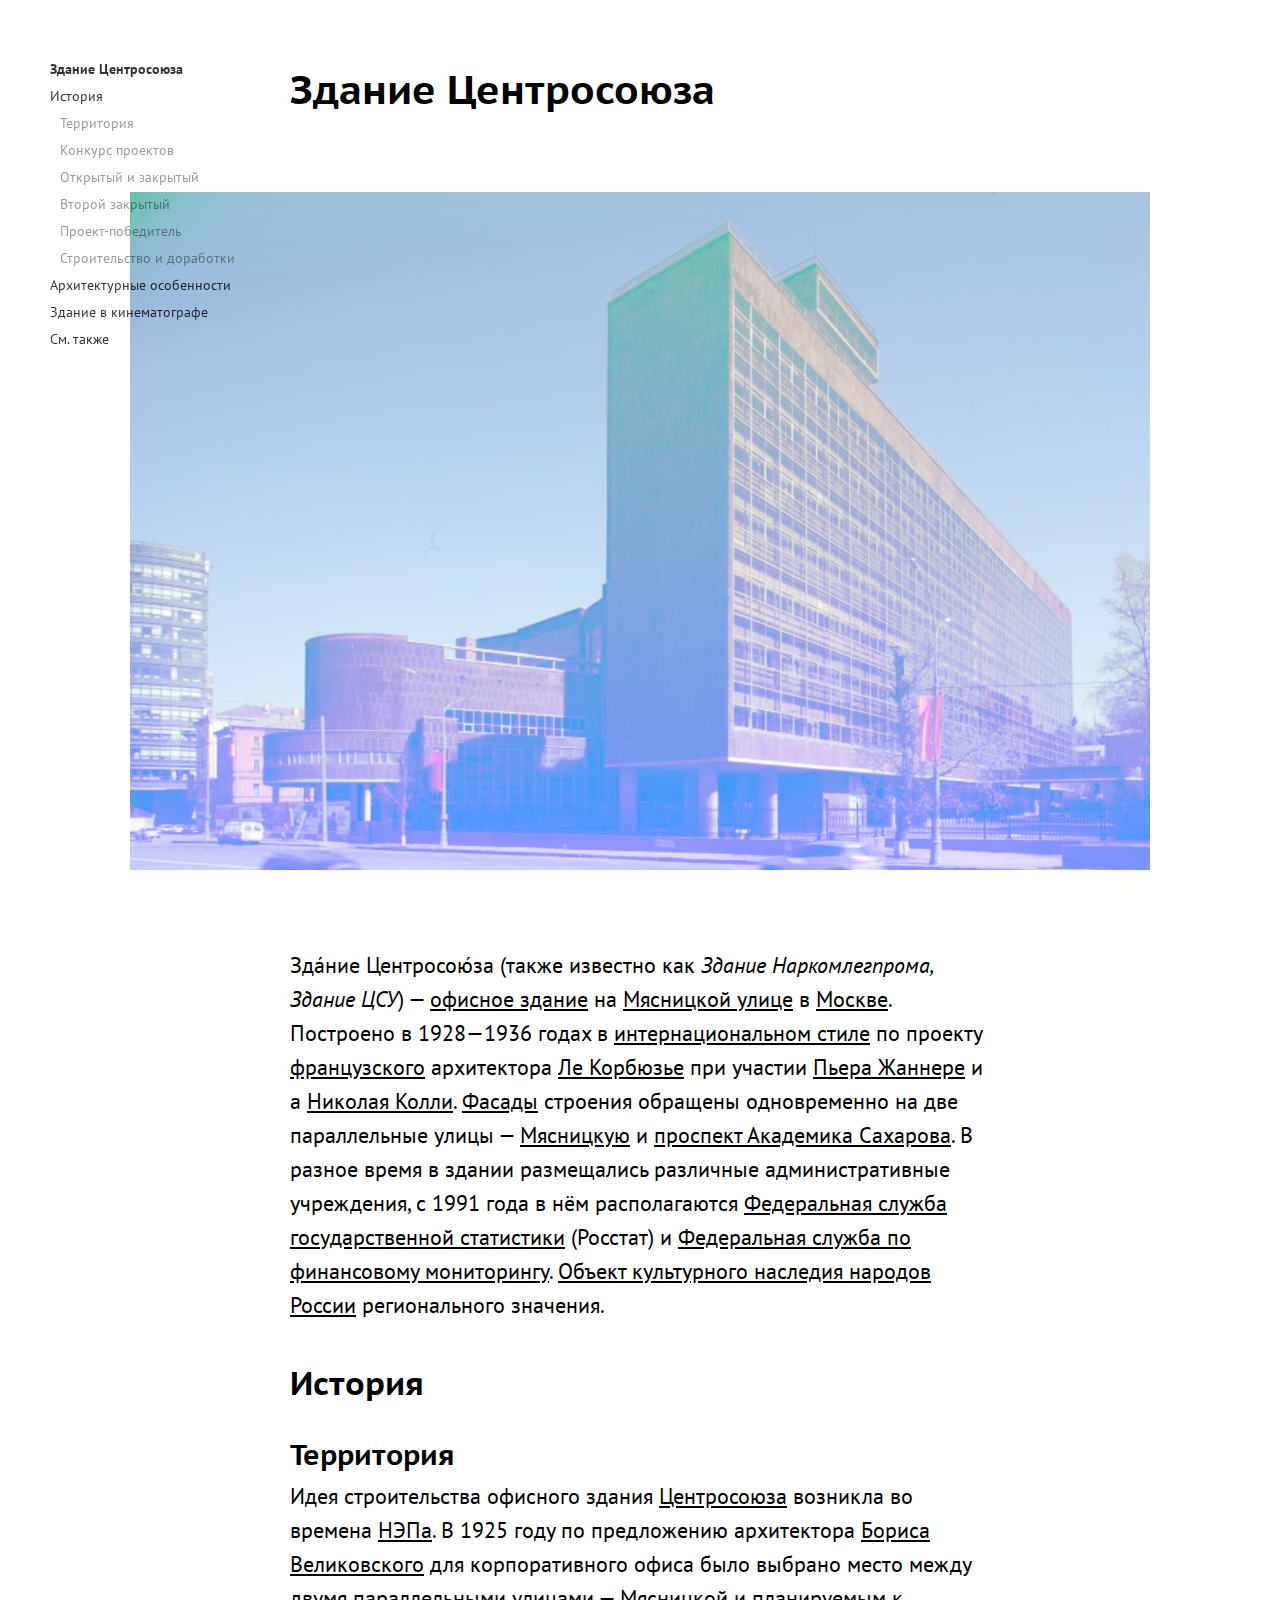
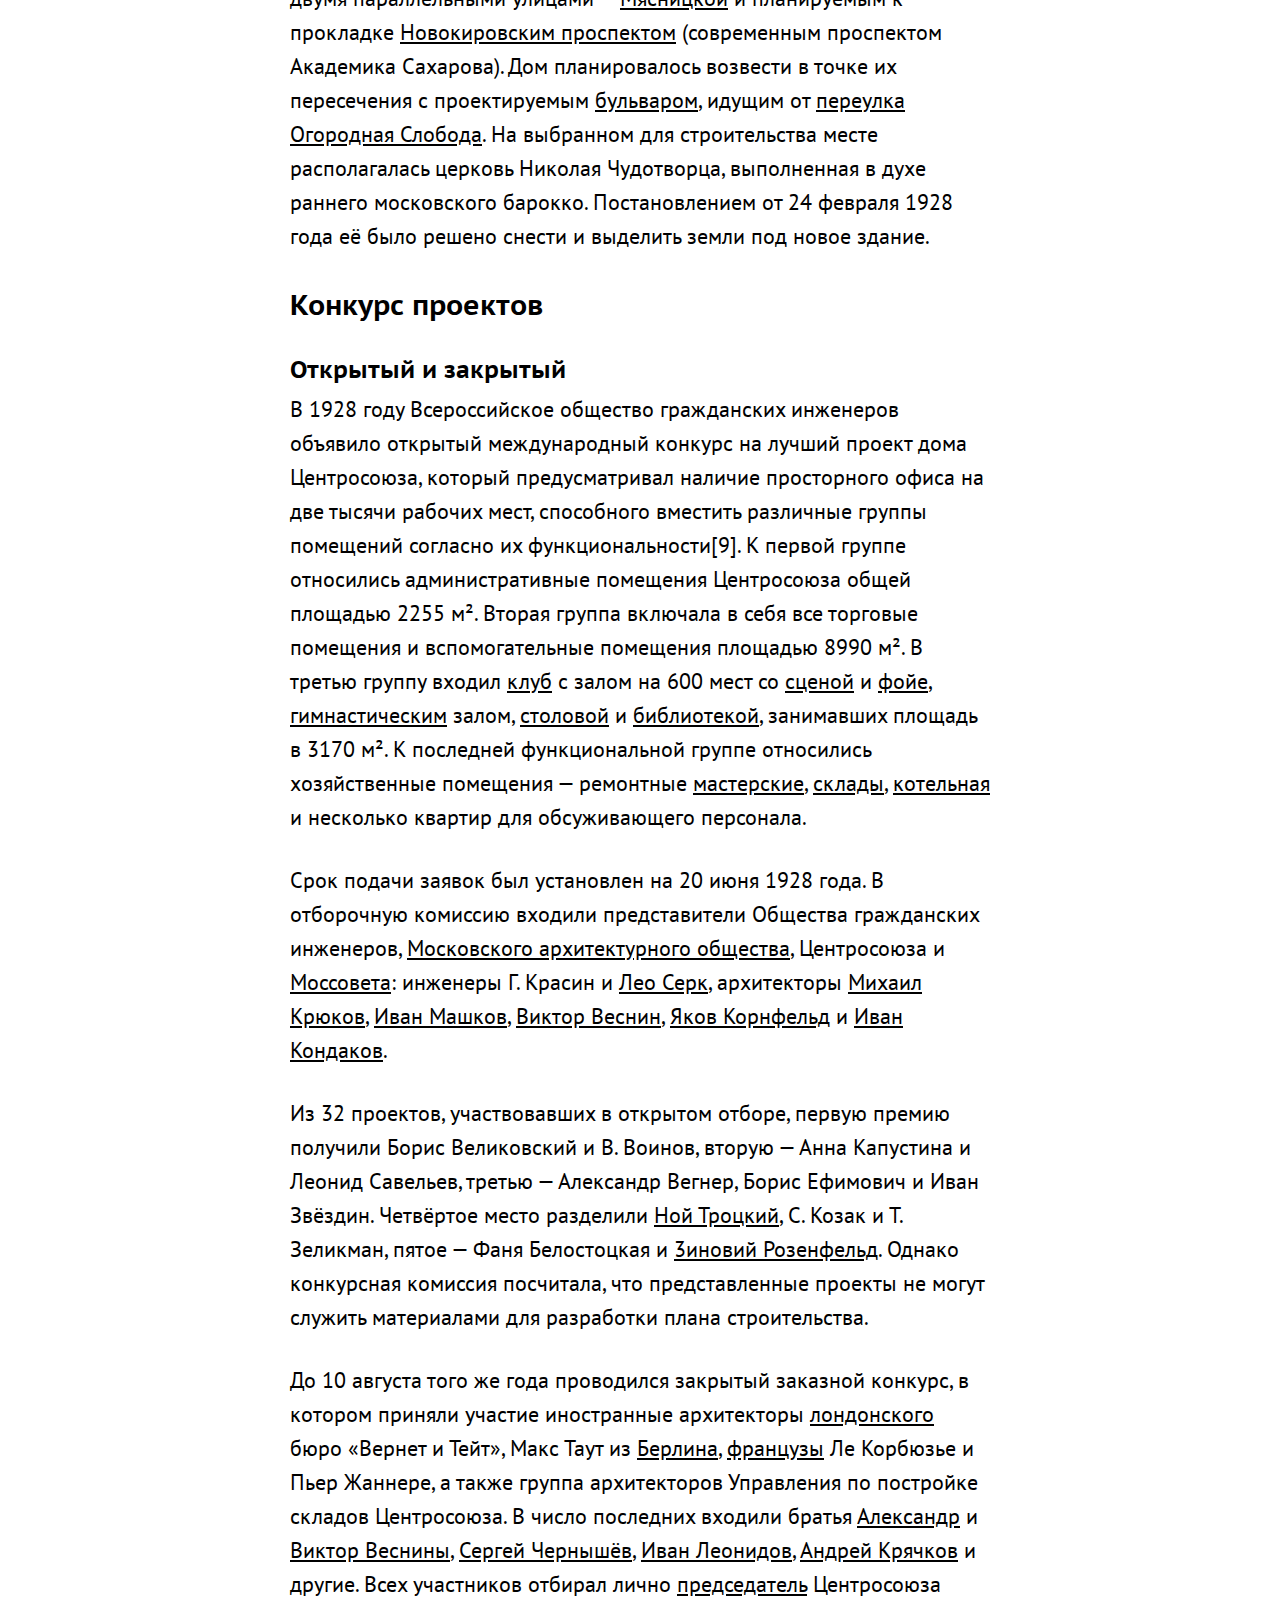
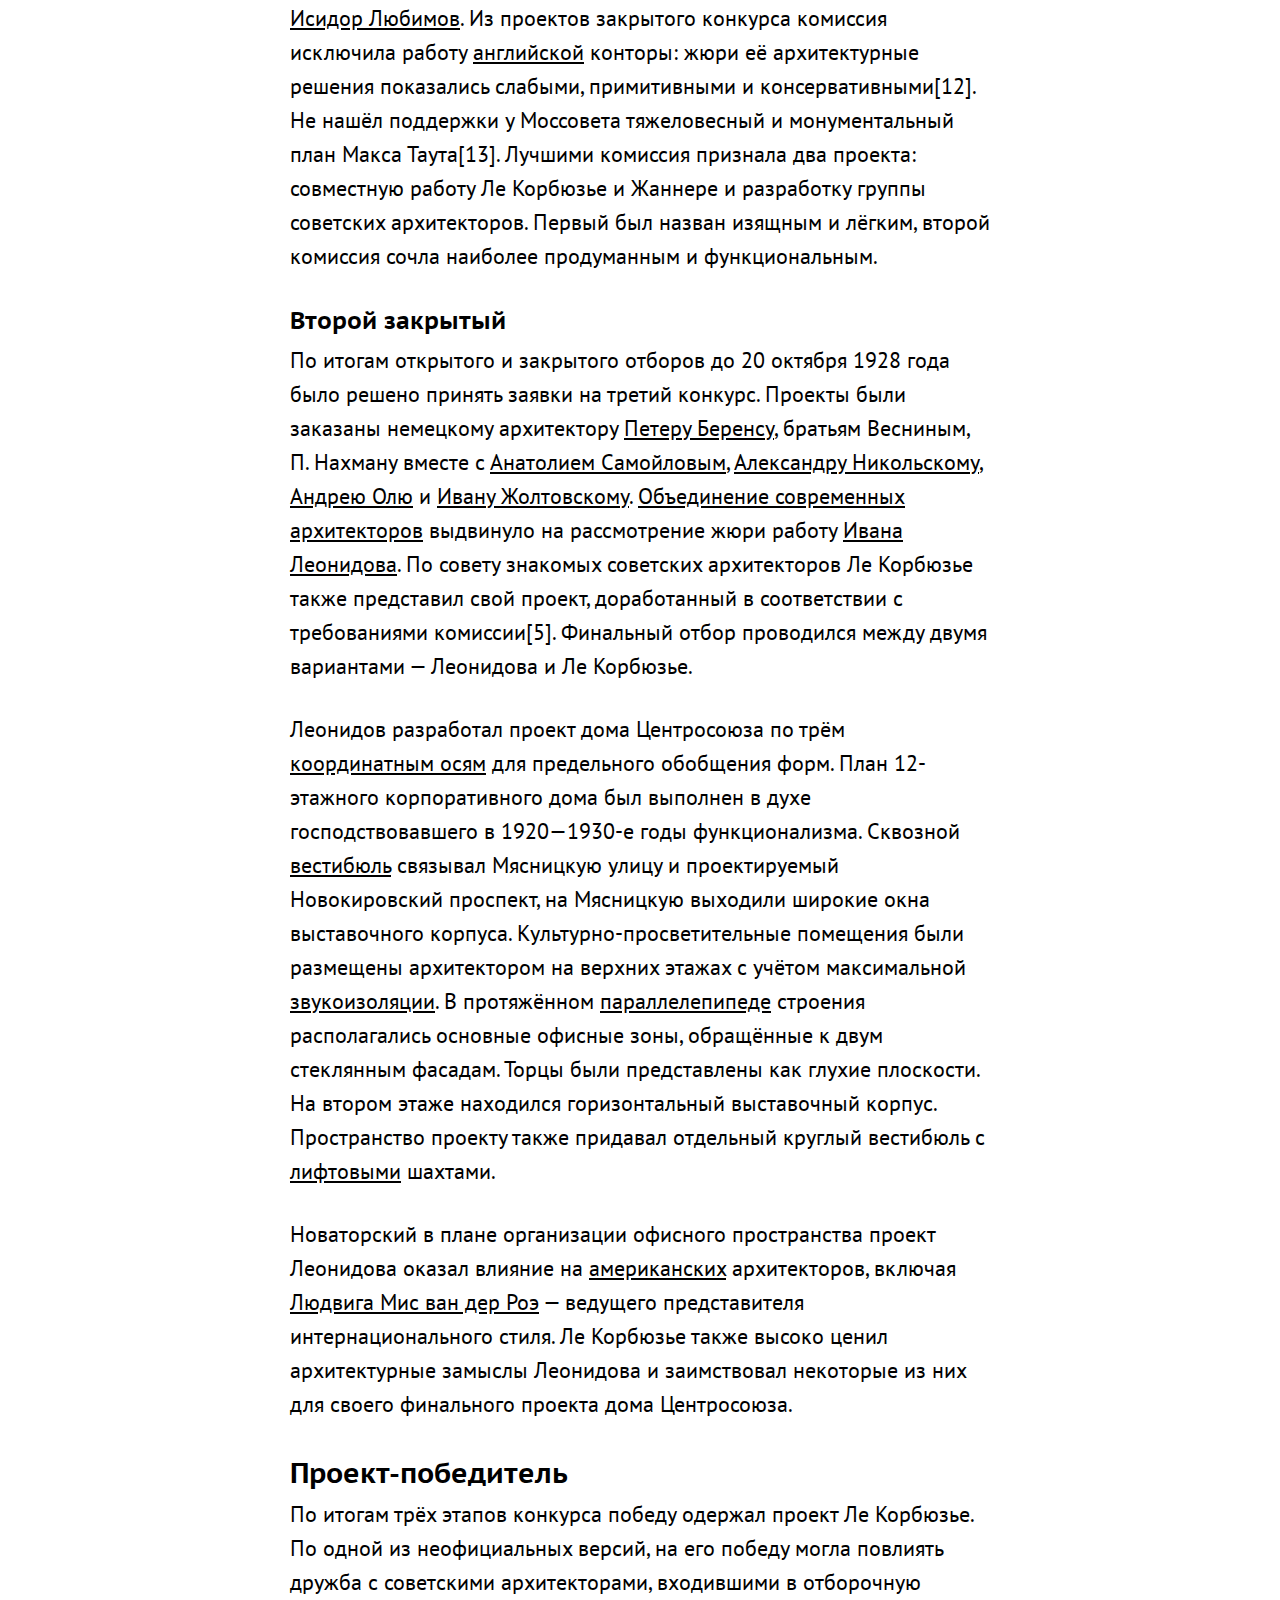
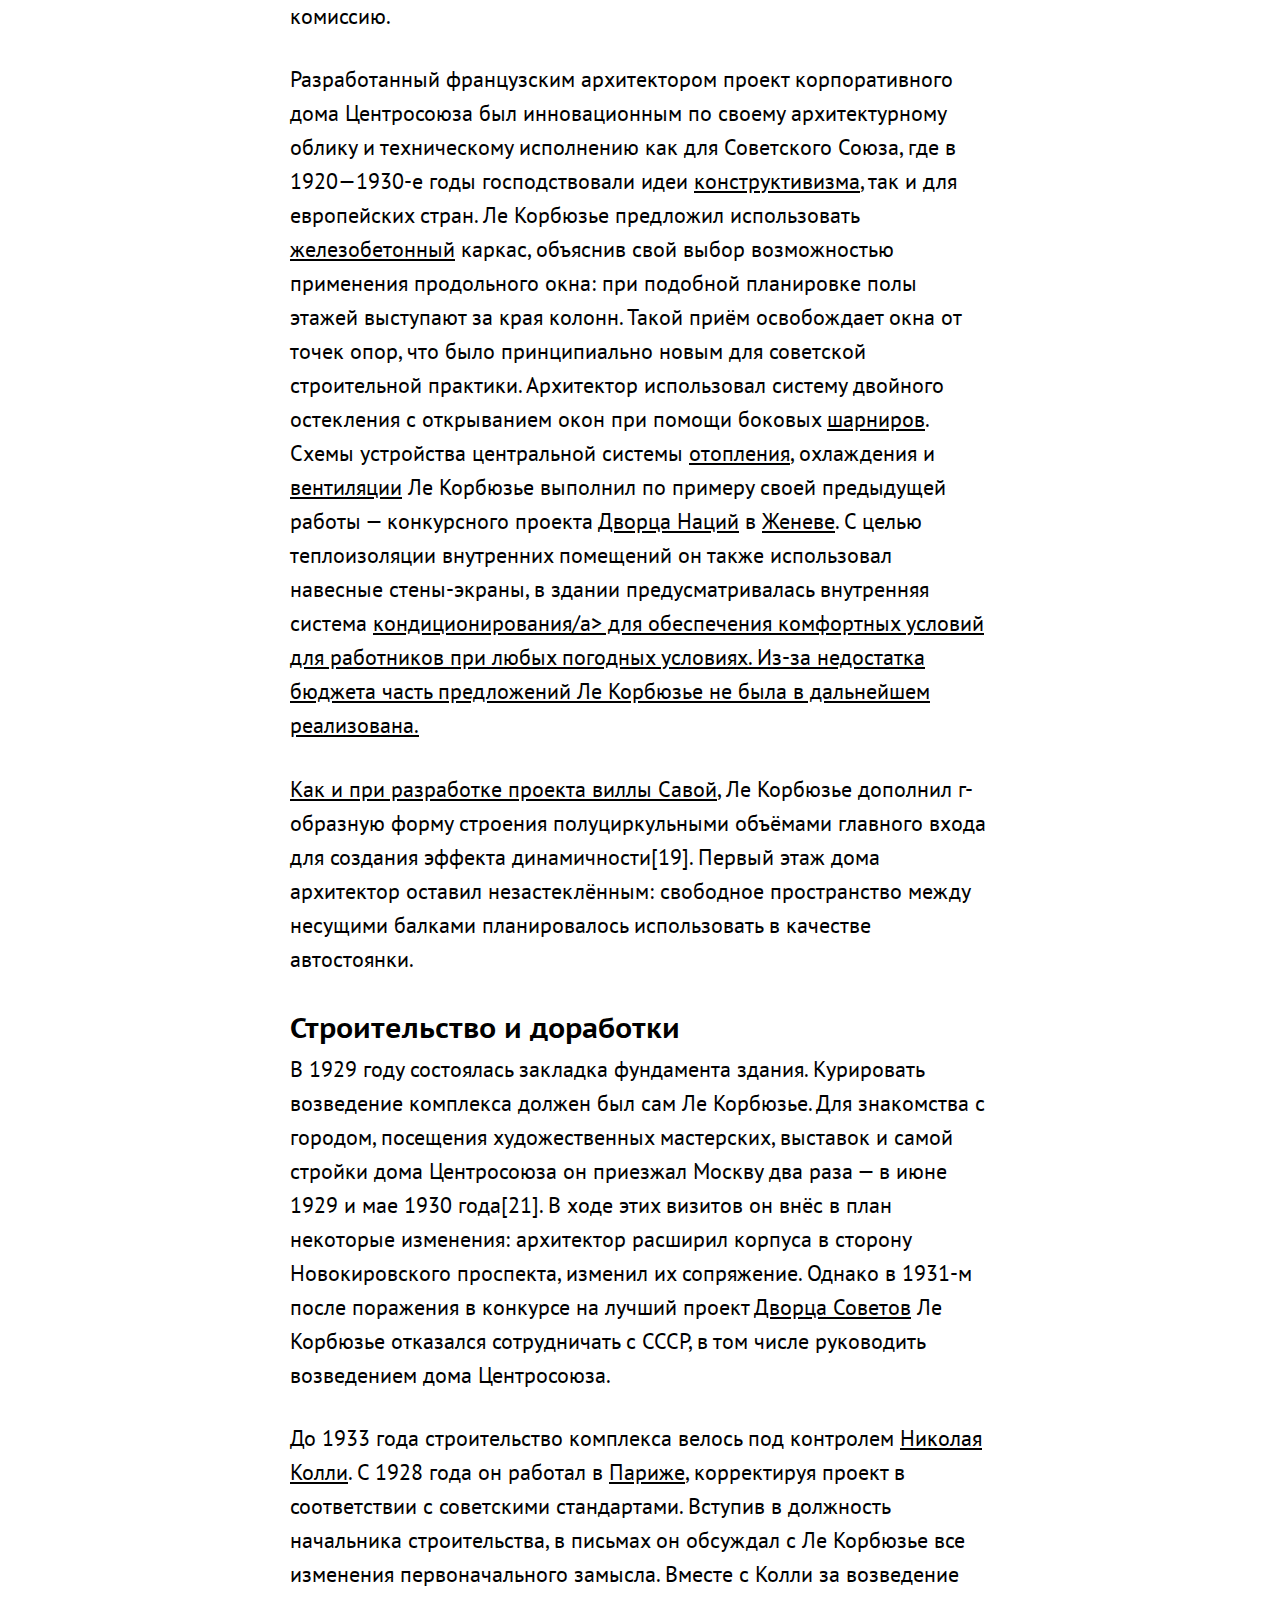
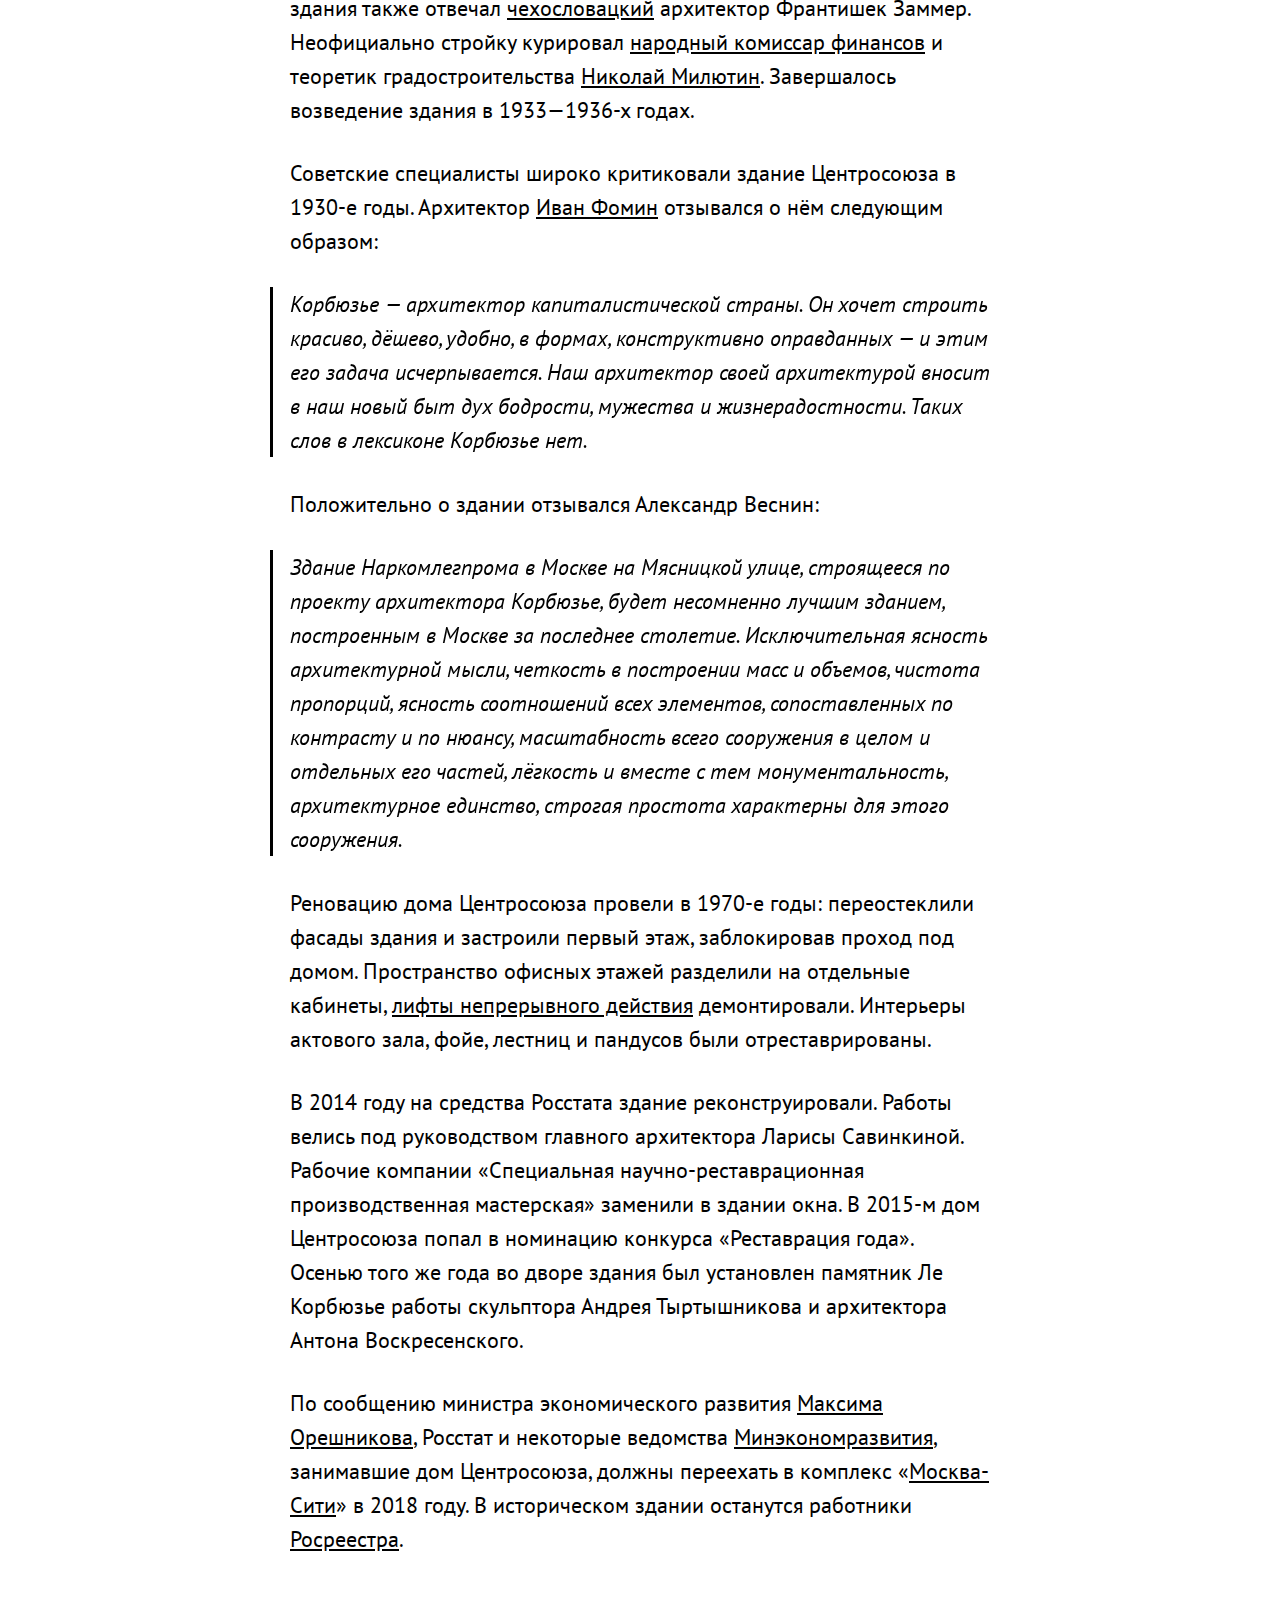
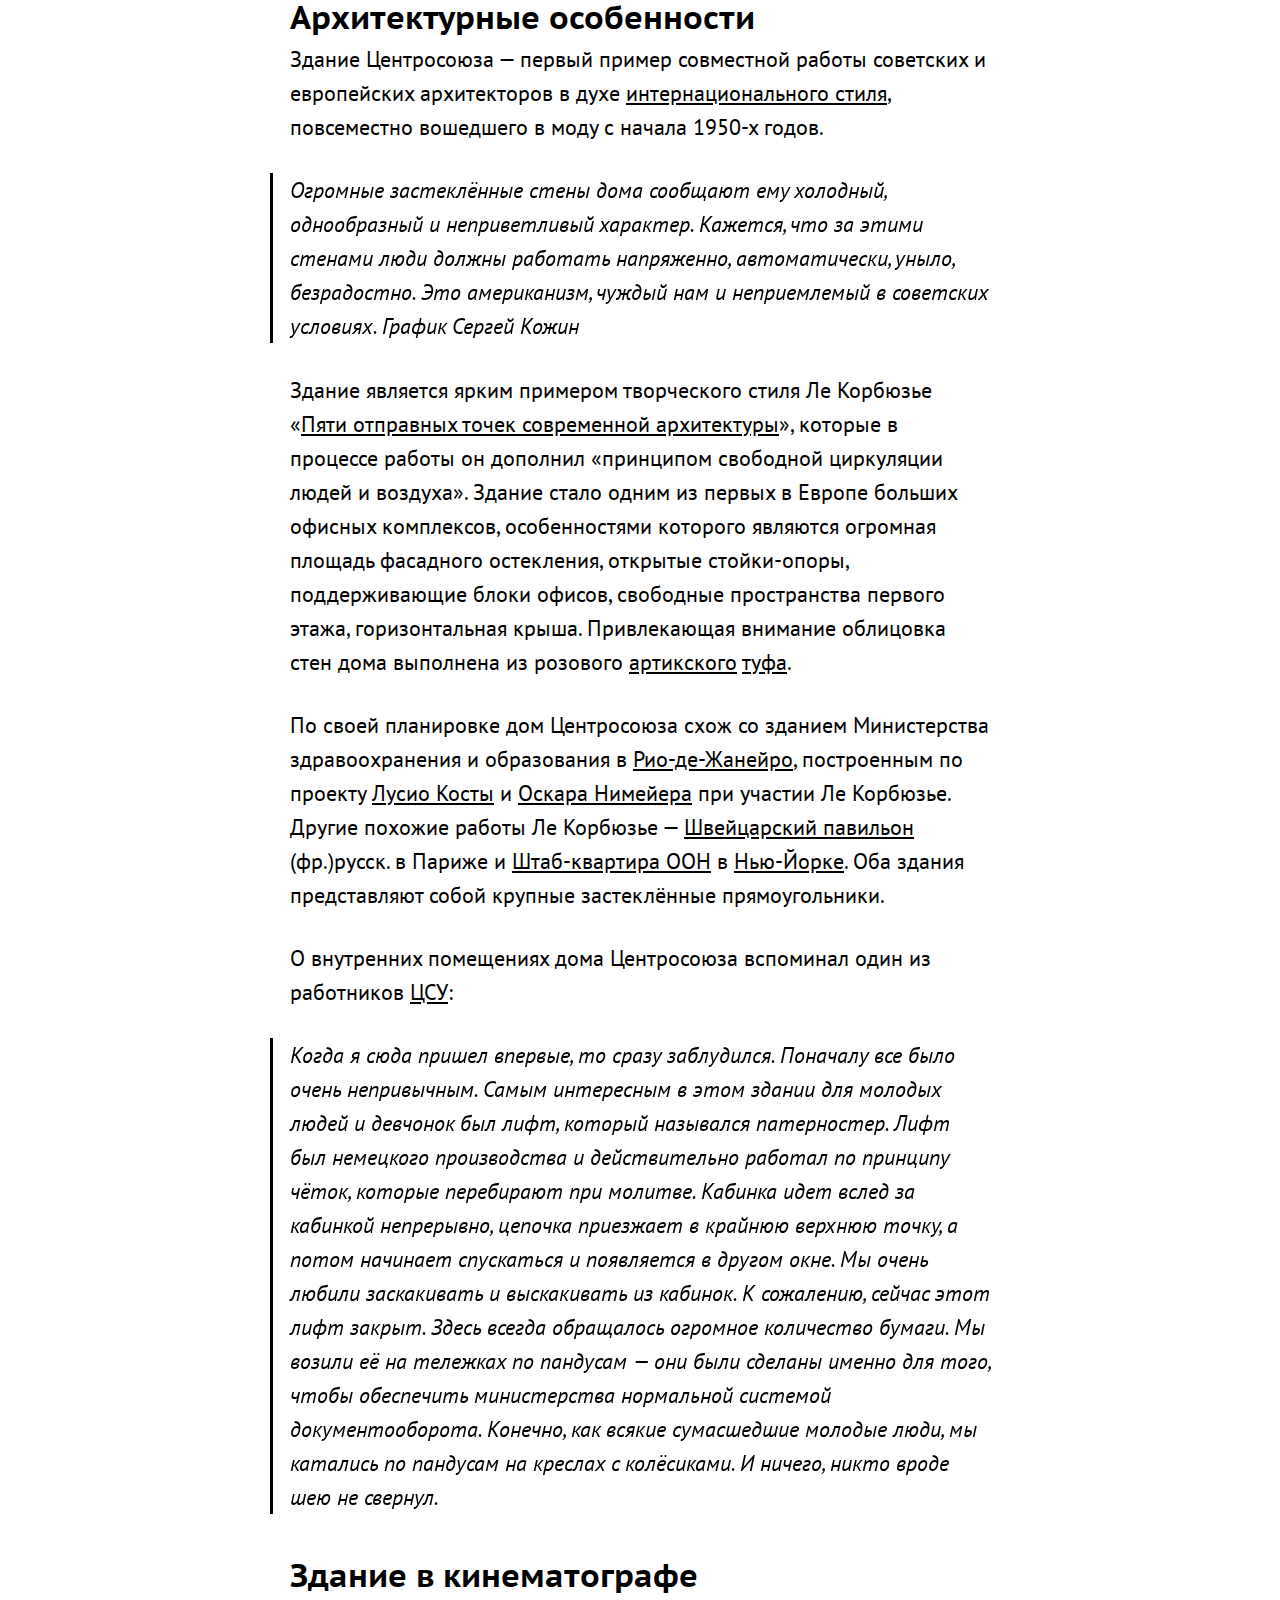
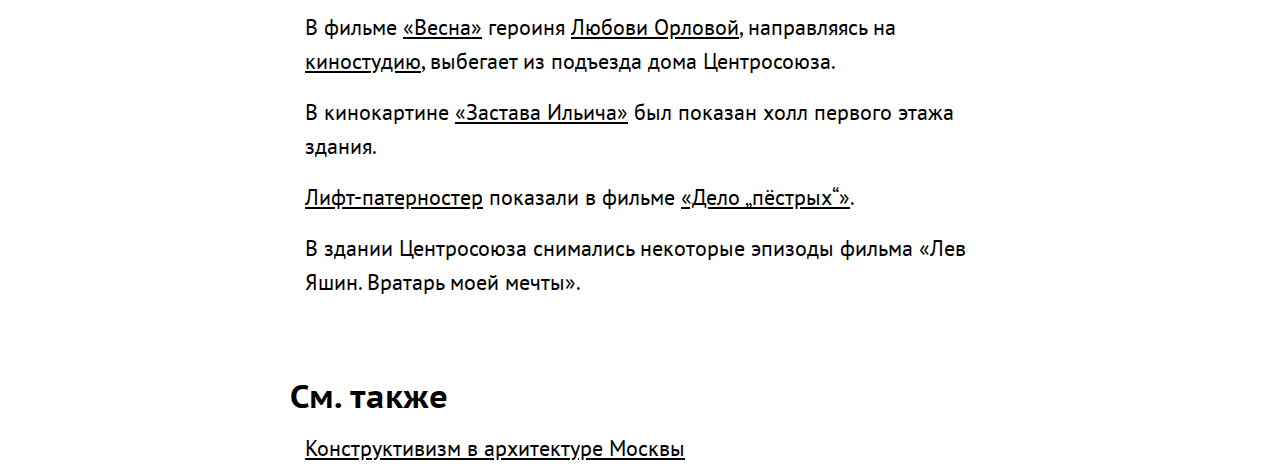
<file: controsoyuz.html>
<!DOCTYPE html>
<html lang="en" dir="ltr">
  <head>
    <meta charset="utf-8">
    <title>Здание Центросоюза</title>
    <link rel="stylesheet" href="reset.css">
    <link href="https://fonts.googleapis.com/css2?family=PT+Sans+Caption:wght@400;700&family=PT+Sans:ital,wght@0,400;0,700;1,400;1,700&display=swap" rel="stylesheet">
    <link rel="stylesheet" href="style-bb.css">
    <link rel="stylesheet" href="sidebar.css">
  </head>
  <body>

    <nav>
      <ul>
        <li>Здание Центросоюза</li>
        <li>История

          <ul>
            <li>Территория</li>
            <li>Конкурс проектов</li>

            <ul>
              <li>Открытый и закрытый</li>
              <li>Второй закрытый</li>
            </ul>

            <li>Проект-победитель</li>
            <li>Строительство и доработки</li>

          </ul>

        </li>

        <li>Архитектурные особенности</li>
        <li>Здание в кинематографе</li>
        <li>См. также</li>

      </ul>
    </nav>

    <h1>Здание Центросоюза</h1>
    <img src="centrosoyuz.jpg" width=500px alt="Здание Центросоюза">
    <p>Зда́ние Центросою́за (также известно как <i>Здание Наркомлегпрома, Здание ЦСУ</i>) — <a href="https://ru.wikipedia.org/wiki/Офис">офисное здание</a> на <a href="https://ru.wikipedia.org/wiki/Мясницкая_улица">Мясницкой улице</a> в <a href="https://ru.wikipedia.org/wiki/Москва">Москве</a>. Построено в 1928—1936 годах в <a href="https://ru.wikipedia.org/wiki/Интернациональный_стиль">интернациональном стиле</a> по проекту <a href="https://ru.wikipedia.org/wiki/Франция">французского</a> архитектора <a href="https://ru.wikipedia.org/wiki/Ле_Корбюзье">Ле Корбюзье</a> при участии <a href="https://ru.wikipedia.org/wiki/Жаннере,_Пьер">Пьера Жаннере</a> и a
    <a href="https://ru.wikipedia.org/wiki/Колли,_Николай_Джемсович">Николая Колли</a>. <a href="https://ru.wikipedia.org/wiki/Фасад">Фасады</a> строения обращены одновременно на две параллельные улицы — <a href="https://ru.wikipedia.org/wiki/Мясницкая_улица">Мясницкую</a> и <a href="https://ru.wikipedia.org/wiki/Проспект_Академика_Сахарова_(Москва)">проспект Академика Сахарова</a>. В разное время в здании размещались различные административные учреждения, с 1991 года в нём располагаются <a href="https://ru.wikipedia.org/wiki/Федеральная_служба_государственной_статистики">Федеральная служба государственной статистики</a> (Росстат) и <a href="https://ru.wikipedia.org/wiki/Федеральная_служба_по_финансовому_мониторингу">Федеральная служба по финансовому мониторингу</a>. <a href="https://ru.wikipedia.org/wiki/Объект_культурного_наследия_России">Объект культурного наследия народов России</a> регионального значения.</p>

    <h2>История</h2>
    <h3>Территория</h3>
    <p>Идея строительства офисного здания <a href="https://ru.wikipedia.org/wiki/Центросоюз">Центросоюза</a> возникла во времена <a href="https://ru.wikipedia.org/wiki/Новая_экономическая_политика">НЭПа</a>. В 1925 году по предложению архитектора <a href="https://ru.wikipedia.org/wiki/Великовский,_Борис_Михайлович">Бориса Великовского</a> для корпоративного офиса было выбрано место между двумя параллельными улицами — <a href="https://ru.wikipedia.org/wiki/Мясницкая_улица">Мясницкой</a> и планируемым к прокладке <a href="https://ru.wikipedia.org/wiki/Проспект_Академика_Сахарова_(Москва)">Новокировским проспектом</a> (современным проспектом Академика Сахарова). Дом планировалось возвести в точке их пересечения с проектируемым <a href="https://ru.wikipedia.org/wiki/Бульвар">бульваром</a>, идущим от <a href="https://ru.wikipedia.org/wiki/Переулок_Огородная_Слобода">переулка Огородная Слобода</a>. На выбранном для строительства месте располагалась церковь Николая Чудотворца, выполненная в духе раннего московского барокко. Постановлением от 24 февраля 1928 года её было решено снести и выделить земли под новое здание.</p>

    <h3>Конкурс проектов</h3>
    <h4>Открытый и закрытый</h4>
    <p>В 1928 году Всероссийское общество гражданских инженеров объявило открытый международный конкурс на лучший проект дома Центросоюза, который предусматривал наличие просторного офиса на две тысячи рабочих мест, способного вместить различные группы помещений согласно их функциональности[9]. К первой группе относились административные помещения Центросоюза общей площадью 2255 м². Вторая группа включала в себя все торговые помещения и вспомогательные помещения площадью 8990 м². В третью группу входил <a href="https://ru.wikipedia.org/wiki/Дом_культуры">клуб</a> с залом на 600 мест со <a href="https://ru.wikipedia.org/wiki/Сцена">сценой</a> и <a href="https://ru.wikipedia.org/wiki/Фойе">фойе</a>, <a href="https://ru.wikipedia.org/wiki/Гимнастика">гимнастическим</a> залом, <a href="https://ru.wikipedia.org/wiki/Столовая">столовой</a> и <a href="https://ru.wikipedia.org/wiki/Библиотека">библиотекой</a>, занимавших площадь в 3170 м². К последней функциональной группе относились хозяйственные помещения — ремонтные <a href="https://ru.wikipedia.org/wiki/Мастерская">мастерские</a>, <a href="https://ru.wikipedia.org/wiki/Склад">склады</a>, <a href="https://ru.wikipedia.org/wiki/Котельная">котельная</a> и несколько квартир для обсуживающего персонала.</p>
    <p>Срок подачи заявок был установлен на 20 июня 1928 года. В отборочную комиссию входили представители Общества гражданских инженеров, <a href="https://ru.wikipedia.org/wiki/Московское_архитектурное_общество">Московского архитектурного общества</a>, Центросоюза и <a href="https://ru.wikipedia.org/wiki/Московский_городской_совет">Моссовета</a>: инженеры Г. Красин и <a href="https://ru.wikipedia.org/wiki/Серк,_Лео_Акселевич">Лео Серк</a>, архитекторы <a href="https://ru.wikipedia.org/wiki/Крюков,_Михаил_Васильевич_(архитектор)">Михаил Крюков</a>, <a href="https://ru.wikipedia.org/wiki/Машков,_Иван_Павлович">Иван Машков</a>, <a href="https://ru.wikipedia.org/wiki/Веснин,_Виктор_Александрович">Виктор Веснин</a>, <a href="https://ru.wikipedia.org/wiki/Корнфельд,_Яков_Абрамович">Яков Корнфельд</a> и <a href="https://ru.wikipedia.org/wiki/Кондаков,_Иван_Иванович">Иван Кондаков</a>.</p>
    <p>Из 32 проектов, участвовавших в открытом отборе, первую премию получили Борис Великовский и В. Воинов, вторую — Анна Капустина и Леонид Савельев, третью — Александр Вегнер, Борис Ефимович и Иван Звёздин. Четвёртое место разделили <a href="https://ru.wikipedia.org/wiki/Троцкий,_Ной_Абрамович">Ной Троцкий</a>, С. Козак и Т. Зеликман, пятое — Фаня Белостоцкая и <a href="https://ru.wikipedia.org/wiki/Розенфельд,_Зиновий_Моисеевич">3иновий Розенфельд</a>. Однако конкурсная комиссия посчитала, что представленные проекты не могут служить материалами для разработки плана строительства.</p>
    <p>До 10 августа того же года проводился закрытый заказной конкурс, в котором приняли участие иностранные архитекторы <a href="https://ru.wikipedia.org/wiki/Лондон">лондонского</a> бюро «Вернет и Тейт», Макс Таут из <a href="https://ru.wikipedia.org/wiki/Берлин">Берлина</a>, <a href="https://ru.wikipedia.org/wiki/Франция">французы</a> Ле Корбюзье и Пьер Жаннере, а также группа архитекторов Управления по постройке складов Центросоюза. В число последних входили братья <a href="https://ru.wikipedia.org/wiki/Веснин,_Александр_Александрович">Александр</a> и <a href="https://ru.wikipedia.org/wiki/Веснин,_Виктор_Александрович">Виктор Веснины</a>, <a href="https://ru.wikipedia.org/wiki/Чернышёв,_Сергей_Егорович">Сергей Чернышёв</a>, <a href="https://ru.wikipedia.org/wiki/Леонидов,_Иван_Ильич">Иван Леонидов</a>, <a href="https://ru.wikipedia.org/wiki/Крячков,_Андрей_Дмитриевич">Андрей Крячков</a> и другие. Всех участников отбирал лично <a href="https://ru.wikipedia.org/wiki/Председатель">председатель</a> Центросоюза <a href="https://ru.wikipedia.org/wiki/Любимов,_Исидор_Евстигнеевич">Исидор Любимов</a>. Из проектов закрытого конкурса комиссия исключила работу <a href="https://ru.wikipedia.org/wiki/Великобритания">английской</a> конторы: жюри её архитектурные решения показались слабыми, примитивными и консервативными[12]. Не нашёл поддержки у Моссовета тяжеловесный и монументальный план Макса Таута[13]. Лучшими комиссия признала два проекта: совместную работу Ле Корбюзье и Жаннере и разработку группы советских архитекторов. Первый был назван изящным и лёгким, второй комиссия сочла наиболее продуманным и функциональным.</p>

    <h4>Второй закрытый</h4>
    <p>По итогам открытого и закрытого отборов до 20 октября 1928 года было решено принять заявки на третий конкурс. Проекты были заказаны немецкому архитектору <a href="https://ru.wikipedia.org/wiki/Беренс,_Петер">Петеру Беренсу</a>, братьям Весниным, П. Нахману вместе с <a href="https://ru.wikipedia.org/wiki/Самойлов,_Анатолий_Васильевич">Анатолием Самойловым</a>, <a href="https://ru.wikipedia.org/wiki/Никольский,_Александр_Сергеевич_(архитектор)">Александру Никольскому</a>, <a href="https://ru.wikipedia.org/wiki/Оль,_Андрей_Андреевич">Андрею Олю</a> и <a href="https://ru.wikipedia.org/wiki/Жолтовский,_Иван_Владиславович">Ивану Жолтовскому</a>. <a href="https://ru.wikipedia.org/wiki/Объединение_современных_архитекторов">Объединение современных архитекторов</a> выдвинуло на рассмотрение жюри работу <a href="https://ru.wikipedia.org/wiki/Леонидов,_Иван_Ильич">Ивана Леонидова</a>. По совету знакомых советских архитекторов Ле Корбюзье также представил свой проект, доработанный в соответствии с требованиями комиссии[5]. Финальный отбор проводился между двумя вариантами — Леонидова и Ле Корбюзье.</p>
    <p>Леонидов разработал проект дома Центросоюза по трём <a href="https://ru.wikipedia.org/wiki/Прямоугольная_система_координат">координатным осям</a> для предельного обобщения форм. План 12-этажного корпоративного дома был выполнен в духе господствовавшего в 1920—1930-е годы функционализма. Сквозной <a href="https://ru.wikipedia.org/wiki/Вестибюль">вестибюль</a> связывал Мясницкую улицу и проектируемый Новокировский проспект, на Мясницкую выходили широкие окна выставочного корпуса. Культурно-просветительные помещения были размещены архитектором на верхних этажах с учётом максимальной <a href="https://ru.wikipedia.org/wiki/Звукоизоляция">звукоизоляции</a>. В протяжённом <a href="https://ru.wikipedia.org/wiki/Параллелепипед">параллелепипеде</a> строения располагались основные офисные зоны, обращённые к двум стеклянным фасадам. Торцы были представлены как глухие плоскости. На втором этаже находился горизонтальный выставочный корпус. Пространство проекту также придавал отдельный круглый вестибюль с <a href="https://ru.wikipedia.org/wiki/Лифт">лифтовыми</a> шахтами.</p>
    <p>Новаторский в плане организации офисного пространства проект Леонидова оказал влияние на <a href="https://ru.wikipedia.org/wiki/Соединённые_Штаты_Америки">американских</a> архитекторов, включая <a href="https://ru.wikipedia.org/wiki/Мис_ван_дер_Роэ,_Людвиг">Людвига Мис ван дер Роэ</a> — ведущего представителя интернационального стиля. Ле Корбюзье также высоко ценил архитектурные замыслы Леонидова и заимствовал некоторые из них для своего финального проекта дома Центросоюза.</p>

    <h3>Проект-победитель</h3>
    <p>По итогам трёх этапов конкурса победу одержал проект Ле Корбюзье. По одной из неофициальных версий, на его победу могла повлиять дружба с советскими архитекторами, входившими в отборочную комиссию.</p>
    <p>Разработанный французским архитектором проект корпоративного дома Центросоюза был инновационным по своему архитектурному облику и техническому исполнению как для Советского Союза, где в 1920—1930-е годы господствовали идеи <a href="https://ru.wikipedia.org/wiki/Конструктивизм_(искусство)">конструктивизма</a>, так и для европейских стран. Ле Корбюзье предложил использовать <a href="https://ru.wikipedia.org/wiki/Железобетон">железобетонный</a> каркас, объяснив свой выбор возможностью применения продольного окна: при подобной планировке полы этажей выступают за края колонн. Такой приём освобождает окна от точек опор, что было принципиально новым для советской строительной практики. Архитектор использовал систему двойного остекления с открыванием окон при помощи боковых <a href="https://ru.wikipedia.org/wiki/Шарнир">шарниров</a>. Схемы устройства центральной системы <a href="https://ru.wikipedia.org/wiki/Отопление">отопления</a>, охлаждения и <a href="https://ru.wikipedia.org/wiki/Вентиляция">вентиляции</a> Ле Корбюзье выполнил по примеру своей предыдущей работы — конкурсного проекта <a href="https://ru.wikipedia.org/wiki/Дворец_Наций">Дворца Наций</a> в <a href="https://ru.wikipedia.org/wiki/Женева">Женеве</a>. С целью теплоизоляции внутренних помещений он также использовал навесные стены-экраны, в здании предусматривалась внутренняя система <a href="https://ru.wikipedia.org/wiki/Кондиционирование">кондиционирования/a> для обеспечения комфортных условий для работников при любых погодных условиях. Из-за недостатка бюджета часть предложений Ле Корбюзье не была в дальнейшем реализована.</p>
    <p>Как и при разработке проекта <a href="https://ru.wikipedia.org/wiki/Вилла_Савой">виллы Савой</a>, Ле Корбюзье дополнил г-образную форму строения полуциркульными объёмами главного входа для создания эффекта динамичности[19]. Первый этаж дома архитектор оставил незастеклённым: свободное пространство между несущими балками планировалось использовать в качестве автостоянки.</p>

    <h3>Строительство и доработки</h3>
    <p>В 1929 году состоялась закладка фундамента здания. Курировать возведение комплекса должен был сам Ле Корбюзье. Для знакомства с городом, посещения художественных мастерских, выставок и самой стройки дома Центросоюза он приезжал Москву два раза — в июне 1929 и мае 1930 года[21]. В ходе этих визитов он внёс в план некоторые изменения: архитектор расширил корпуса в сторону Новокировского проспекта, изменил их сопряжение. Однако в 1931-м после поражения в конкурсе на лучший проект <a href="https://ru.wikipedia.org/wiki/Дворец_Советов">Дворца Советов</a> Ле Корбюзье отказался сотрудничать с СССР, в том числе руководить возведением дома Центросоюза.</p>
    <p>До 1933 года строительство комплекса велось под контролем <a href="https://ru.wikipedia.org/wiki/Колли,_Николай_Яковлевич">Николая Колли</a>. С 1928 года он работал в <a href="https://ru.wikipedia.org/wiki/Париж">Париже</a>, корректируя проект в соответствии с советскими стандартами. Вступив в должность начальника строительства, в письмах он обсуждал с Ле Корбюзье все изменения первоначального замысла. Вместе с Колли за возведение здания также отвечал <a href="https://ru.wikipedia.org/wiki/Чехословакия">чехословацкий</a> архитектор Франтишек Заммер. Неофициально стройку курировал <a href="https://ru.wikipedia.org/wiki/Народный_комиссариат_финансов_РСФСР">народный комиссар финансов</a> и теоретик градостроительства <a href="https://ru.wikipedia.org/wiki/Милютин,_Николай_Александрович">Николай Милютин</a>. Завершалось возведение здания в 1933—1936-х годах.</p>
    <p>Советские специалисты широко критиковали здание Центросоюза в 1930-е годы. Архитектор <a href="https://ru.wikipedia.org/wiki/Фомин,_Иван_Александрович">Иван Фомин</a> отзывался о нём следующим образом:</p>

    <blockquote cite="https://ru.wikipedia.org/wiki/Здание_Центросоюза#cite_note-_5e26cdc2aeb0cd28-24">Корбюзье — архитектор капиталистической страны. Он хочет строить красиво, дёшево, удобно, в формах, конструктивно оправданных — и этим его задача исчерпывается. Наш архитектор своей архитектурой вносит в наш новый быт дух бодрости, мужества и жизнерадостности. Таких слов в лексиконе Корбюзье нет.</blockquote>

    <p>Положительно о здании отзывался Александр Веснин:</p>

    <blockquote cite="https://ru.wikipedia.org/wiki/Здание_Центросоюза#cite_note-_5e26cdc2aeb0cd28-24">Здание Наркомлегпрома в Москве на Мясницкой улице, строящееся по проекту архитектора Корбюзье, будет несомненно лучшим зданием, построенным в Москве за последнее столетие. Исключительная ясность архитектурной мысли, четкость в построении масс и объемов, чистота пропорций, ясность соотношений всех элементов, сопоставленных по контрасту и по нюансу, масштабность всего сооружения в целом и отдельных его частей, лёгкость и вместе с тем монументальность, архитектурное единство, строгая простота характерны для этого сооружения.</blockquote>

    <p>Реновацию дома Центросоюза провели в 1970-е годы: переостеклили фасады здания и застроили первый этаж, заблокировав проход под домом. Пространство офисных этажей разделили на отдельные кабинеты, <a href="https://ru.wikipedia.org/wiki/Лифт_непрерывного_действия">лифты непрерывного действия</a> демонтировали. Интерьеры актового зала, фойе, лестниц и пандусов были отреставрированы.</p>
    <p>В 2014 году на средства Росстата здание реконструировали. Работы велись под руководством главного архитектора Ларисы Савинкиной. Рабочие компании «Специальная научно-реставрационная производственная мастерская» заменили в здании окна. В 2015-м дом Центросоюза попал в номинацию конкурса «Реставрация года». Осенью того же года во дворе здания был установлен памятник Ле Корбюзье работы скульптора Андрея Тыртышникова и архитектора Антона Воскресенского.</p>
    <p>По сообщению министра экономического развития <a href="https://ru.wikipedia.org/wiki/Орешкин,_Максим_Станиславович">Максима Орешникова</a>, Росстат и некоторые ведомства <a href="https://ru.wikipedia.org/wiki/Министерство_экономического_развития_Российской_Федерации">Минэкономразвития</a>, занимавшие дом Центросоюза, должны переехать в комплекс «<a href="https://ru.wikipedia.org/wiki/Москва-Сити">Москва-Сити</a>» в 2018 году. В историческом здании останутся работники <a href="https://ru.wikipedia.org/wiki/Федеральная_служба_государственной_регистрации,_кадастра_и_картографии">Росреестра</a>.</p>

    <h2>Архитектурные особенности</h2>
    <p>Здание Центросоюза — первый пример совместной работы советских и европейских архитекторов в духе <a href="https://ru.wikipedia.org/wiki/Интернациональный_стиль">интернационального стиля</a>, повсеместно вошедшего в моду с начала 1950-х годов.</p>

    <blockquote cite="https://ru.wikipedia.org/wiki/Здание_Центросоюза#cite_note-_5e26cdc2aeb0cd28-24">Огромные застеклённые стены дома сообщают ему холодный, однообразный и неприветливый характер. Кажется, что за этими стенами люди должны работать напряженно, автоматически, уныло, безрадостно. Это американизм, чуждый нам и неприемлемый в советских условиях.
    График Сергей Кожин</blockquote>

    <p>Здание является ярким примером творческого стиля Ле Корбюзье «<a href="https://ru.wikipedia.org/wiki/Пять_отправных_точек_современной_архитектуры">Пяти отправных точек современной архитектуры</a>», которые в процессе работы он дополнил «принципом свободной циркуляции людей и воздуха». Здание стало одним из первых в Европе больших офисных комплексов, особенностями которого являются огромная площадь фасадного остекления, открытые стойки-опоры, поддерживающие блоки офисов, свободные пространства первого этажа, горизонтальная крыша. Привлекающая внимание облицовка стен дома выполнена из розового <a href="https://ru.wikipedia.org/wiki/Артикское_туфовое_месторождение">артикского</a> <a href="https://ru.wikipedia.org/wiki/Туф">туфа</a>.</p>
    <p>По своей планировке дом Центросоюза схож со зданием Министерства здравоохранения и образования в <a href="https://ru.wikipedia.org/wiki/Рио-де-Жанейро">Рио-де-Жанейро</a>, построенным по проекту <a href="https://ru.wikipedia.org/wiki/Коста,_Лусио">Лусио Косты</a> и <a href="https://ru.wikipedia.org/wiki/Нимейер,_Оскар">Оскара Нимейера</a> при участии Ле Корбюзье. Другие похожие работы Ле Корбюзье — <a href="https://fr.wikipedia.org/wiki/Fondation_suisse">Швейцарский павильон</a> (фр.)русск. в Париже и <a href="https://ru.wikipedia.org/wiki/Штаб-квартира_ООН">Штаб-квартира ООН</a> в <a href="https://ru.wikipedia.org/wiki/Нью-Йорк">Нью-Йорке</a>. Оба здания представляют собой крупные застеклённые прямоугольники.</p>
    <p>О внутренних помещениях дома Центросоюза вспоминал один из работников <a href="https://ru.wikipedia.org/wiki/Центральное_статистическое_управление">ЦСУ</a>:</p>

    <blockquote cite="https://ru.wikipedia.org/wiki/Здание_Центросоюза#cite_note-village-18">Когда я сюда пришел впервые, то сразу заблудился. Поначалу все было очень непривычным. Самым интересным в этом здании для молодых людей и девчонок был лифт, который назывался патерностер. Лифт был немецкого производства и действительно работал по принципу чёток, которые перебирают при молитве. Кабинка идет вслед за кабинкой непрерывно, цепочка приезжает в крайнюю верхнюю точку, а потом начинает спускаться и появляется в другом окне. Мы очень любили заскакивать и выскакивать из кабинок. К сожалению, сейчас этот лифт закрыт. Здесь всегда обращалось огромное количество бумаги. Мы возили её на тележках по пандусам — они были сделаны именно для того, чтобы обеспечить министерства нормальной системой документооборота. Конечно, как всякие сумасшедшие молодые люди, мы катались по пандусам на креслах с колёсиками. И ничего, никто вроде шею не свернул.</blockquote>

    <h2>Здание в кинематографе</h2>
    <ul>
      <li>В фильме <a href="https://ru.wikipedia.org/wiki/Весна_(фильм,_1947)">«Весна»</a> героиня <a href="https://ru.wikipedia.org/wiki/Орлова,_Любовь_Петровна">Любови Орловой</a>, направляясь на <a href="https://ru.wikipedia.org/wiki/Киностудия">киностудию</a>, выбегает из подъезда дома Центросоюза.</li>
      <li>В кинокартине <a href="https://ru.wikipedia.org/wiki/Застава_Ильича">«Застава Ильича»</a> был показан холл первого этажа здания.</li>
      <li><a href="https://ru.wikipedia.org/wiki/Лифт_непрерывного_действия">Лифт-патерностер</a> показали в фильме <a href="https://ru.wikipedia.org/wiki/Дело_«пёстрых»_(фильм)">«Дело „пёстрых“»</a>.</li>
      <li>В здании Центросоюза снимались некоторые эпизоды фильма «Лев Яшин. Вратарь моей мечты».</li>
    </ul>

    <h2>См. также</h2>
    <ul>
      <li><a href="https://ru.wikipedia.org/wiki/Конструктивизм_в_архитектуре_Москвы">Конструктивизм в архитектуре Москвы</a></li>
    </ul>

  </body>
</html>
</file>
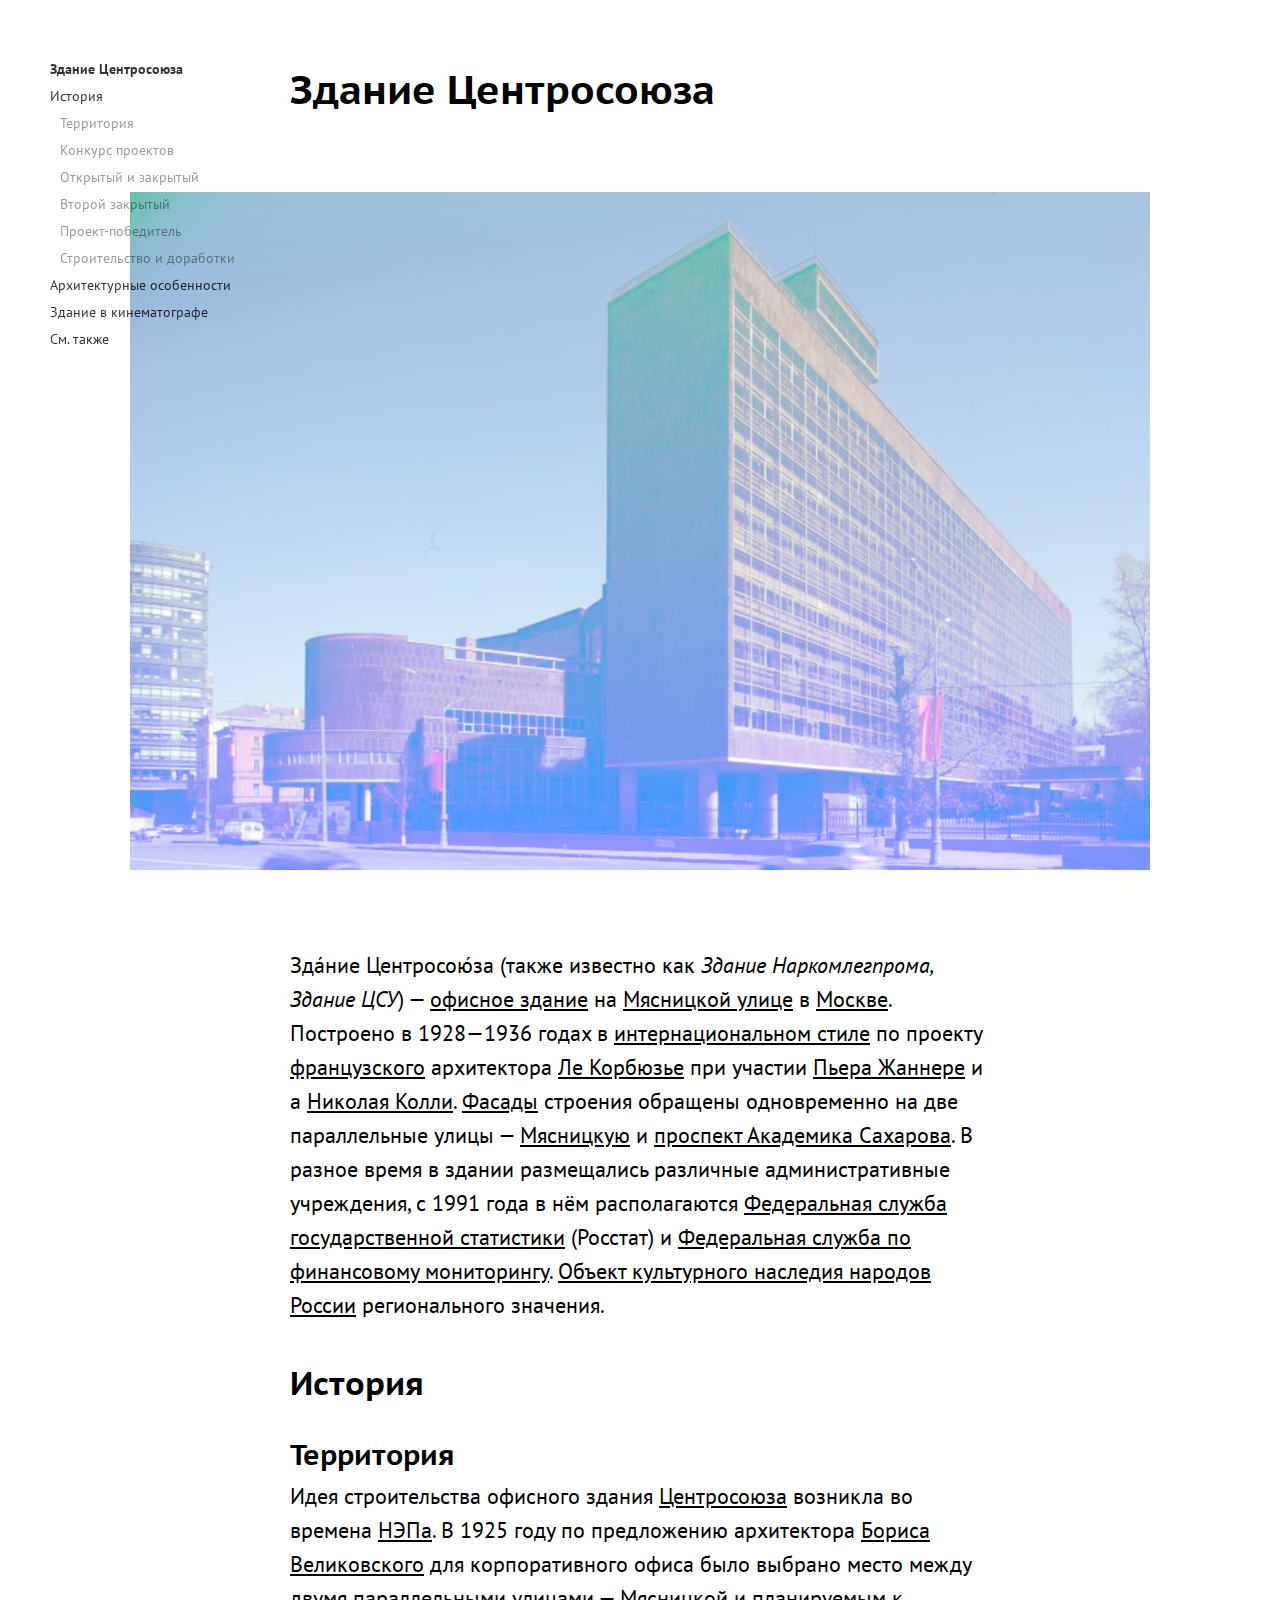
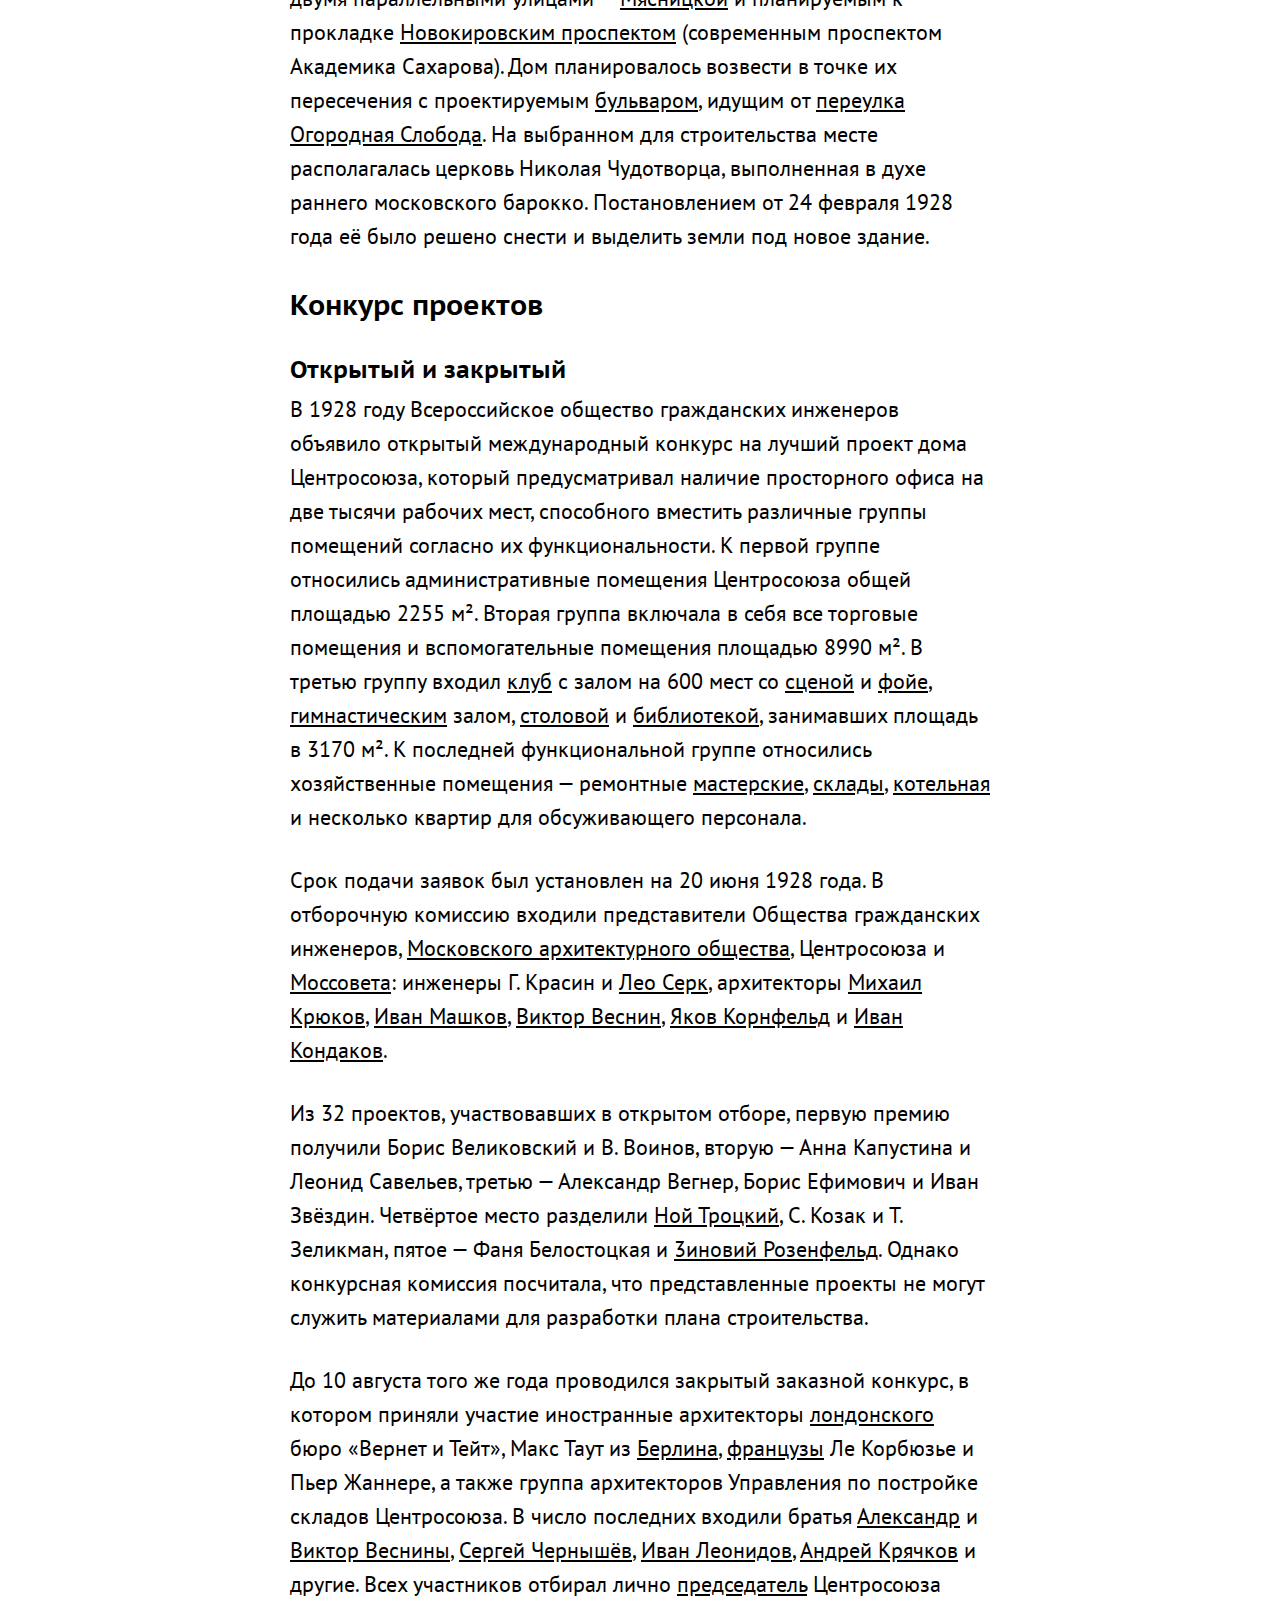
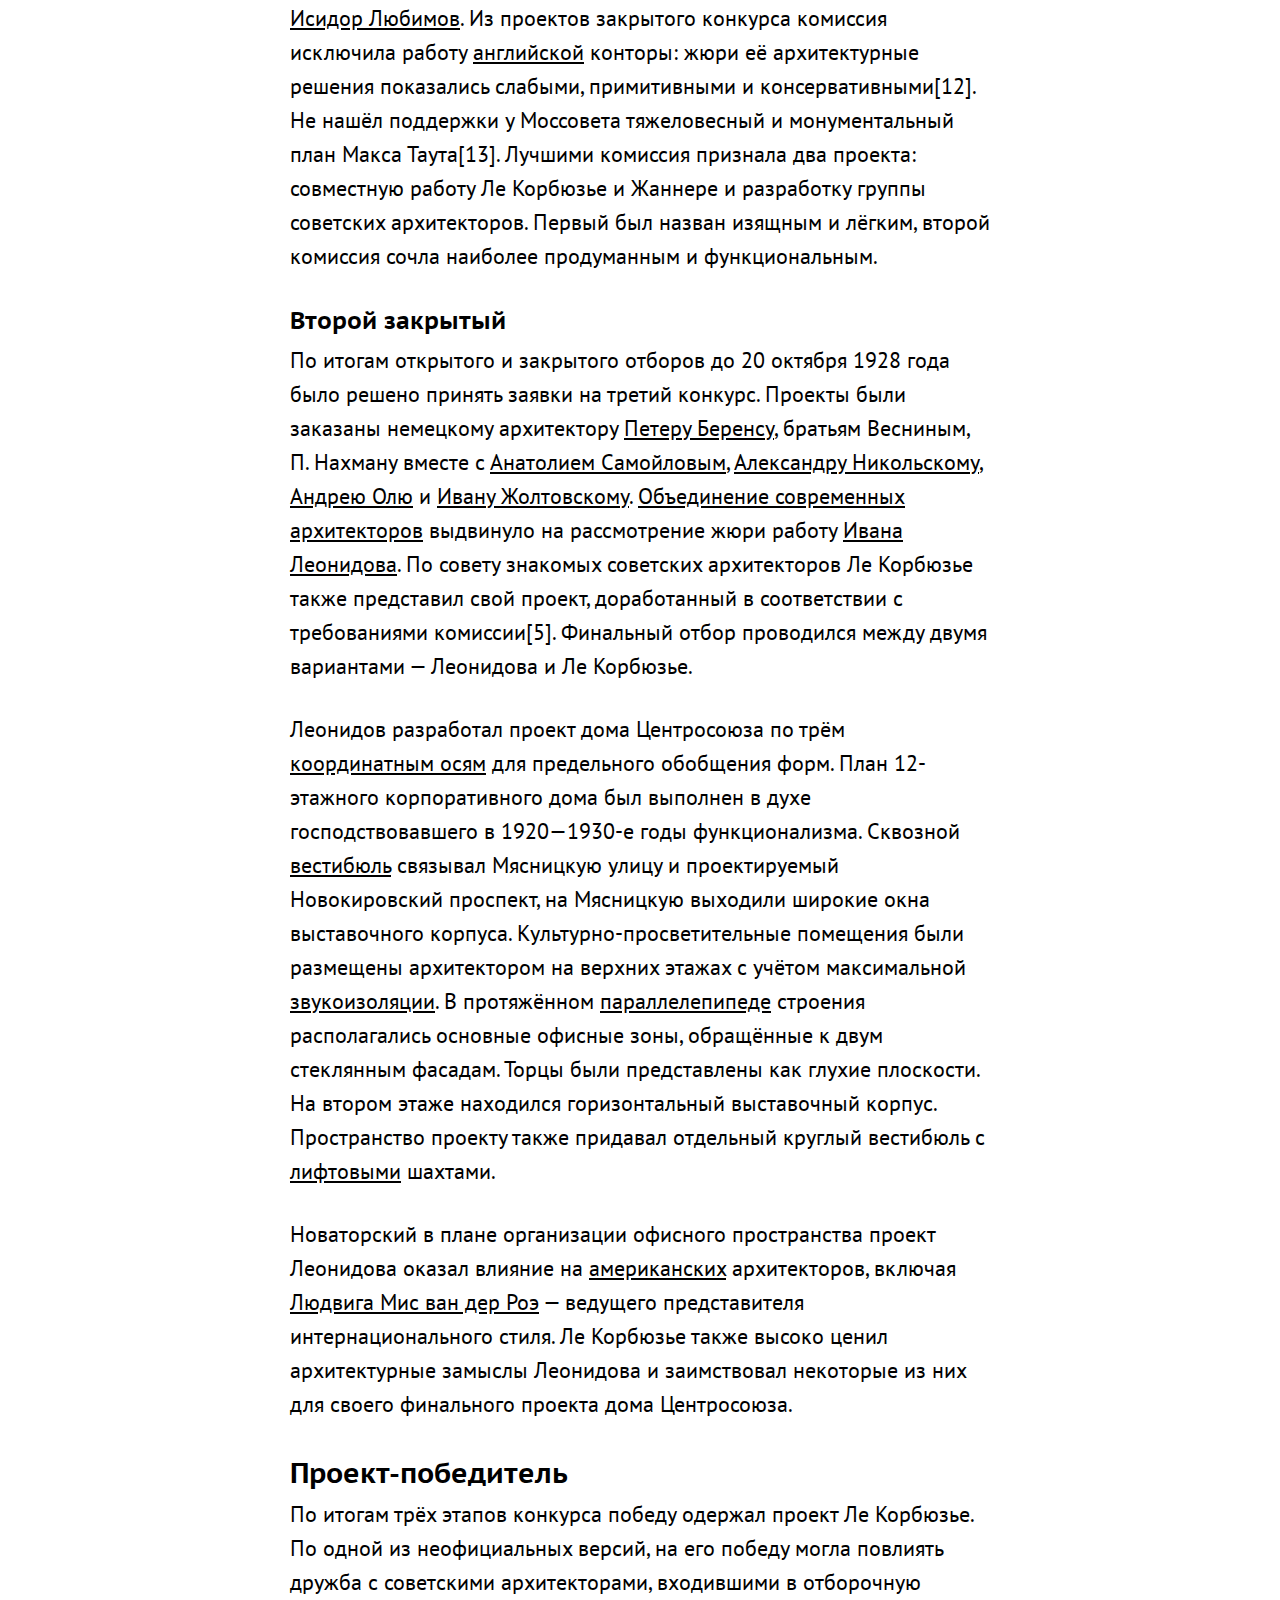
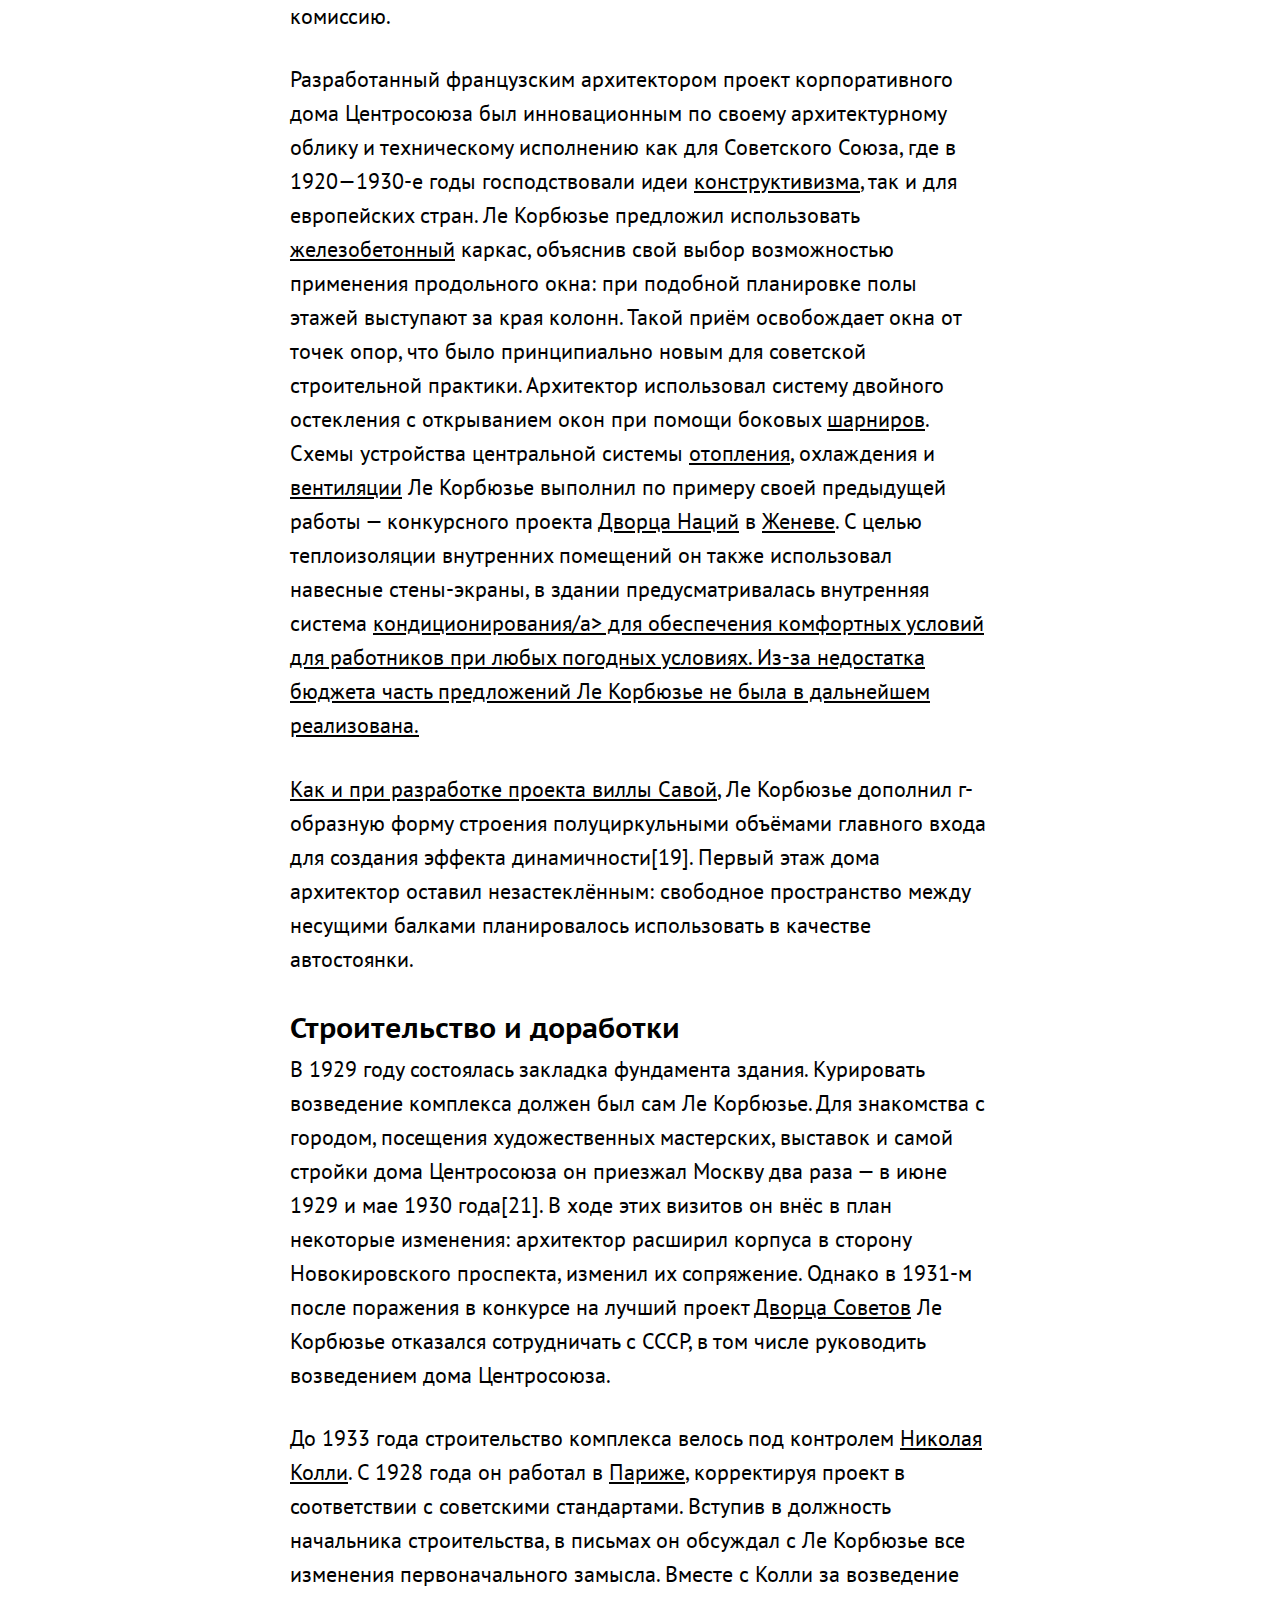
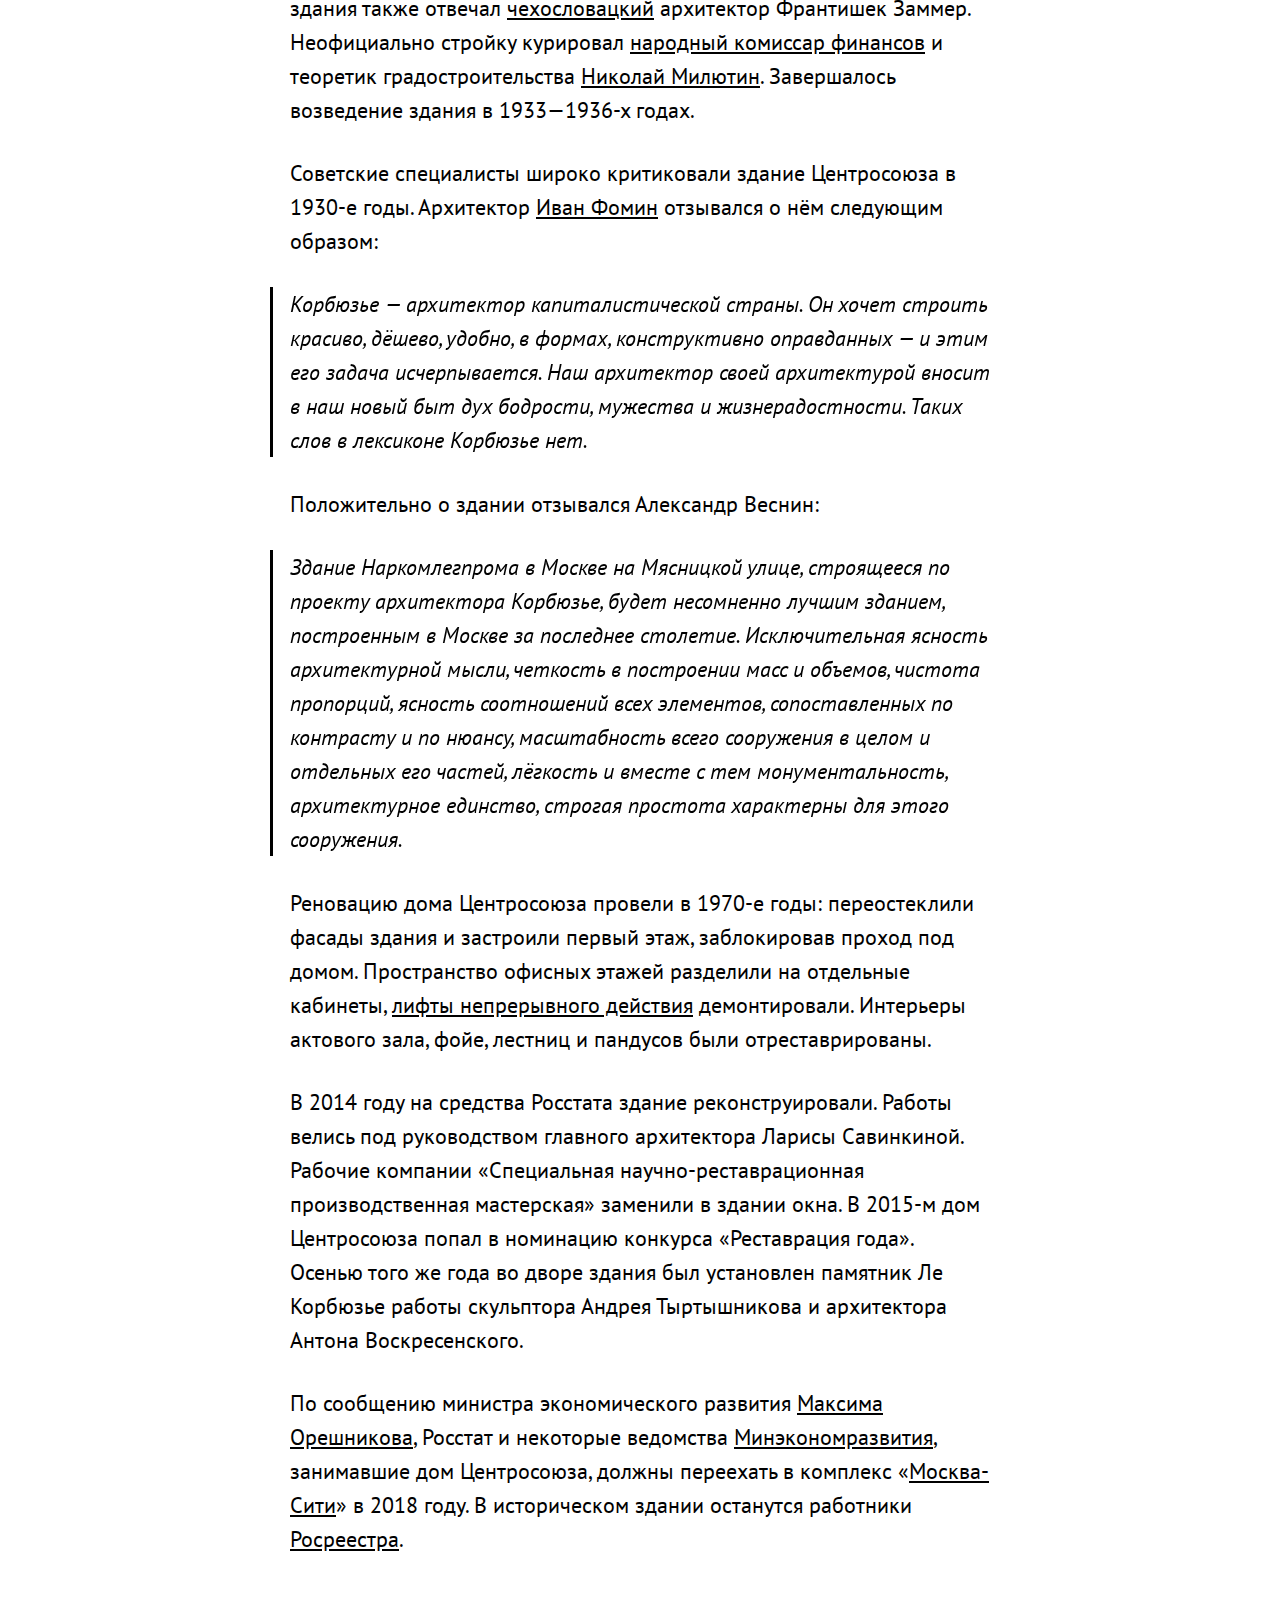
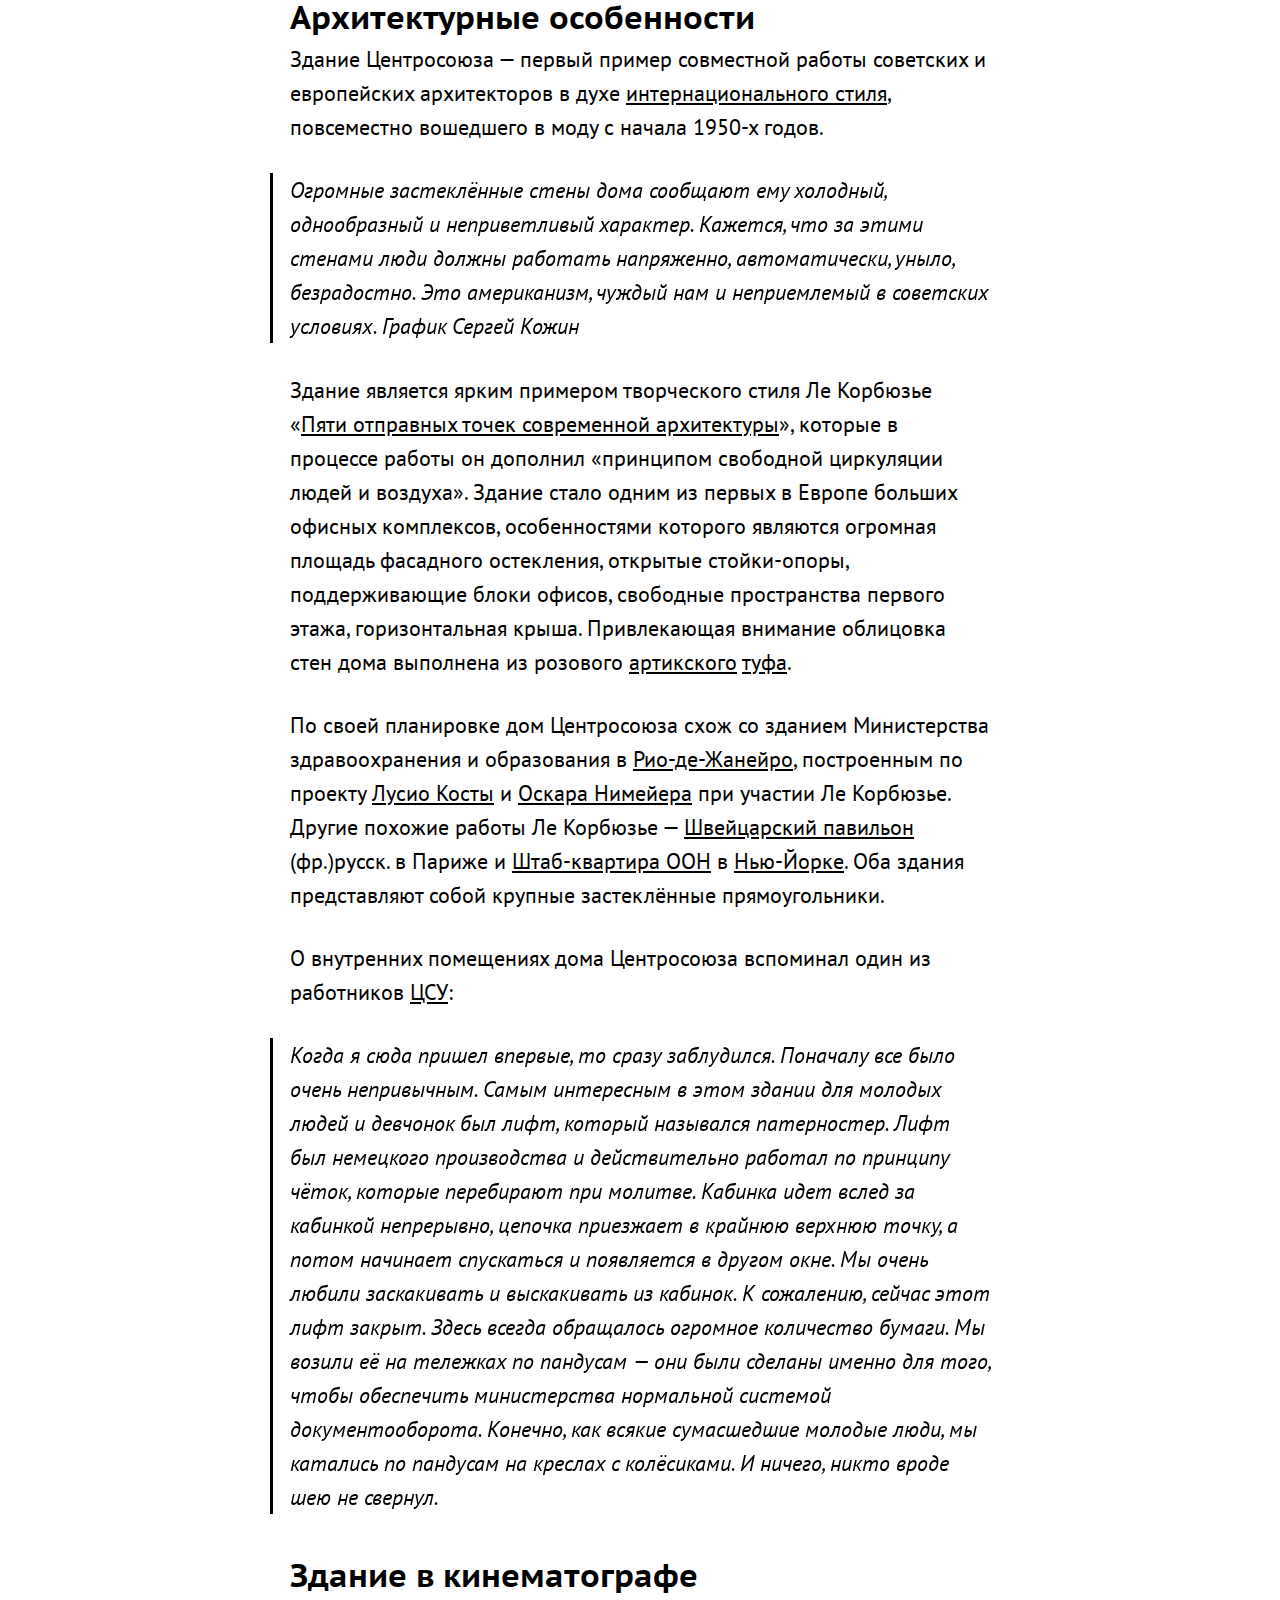
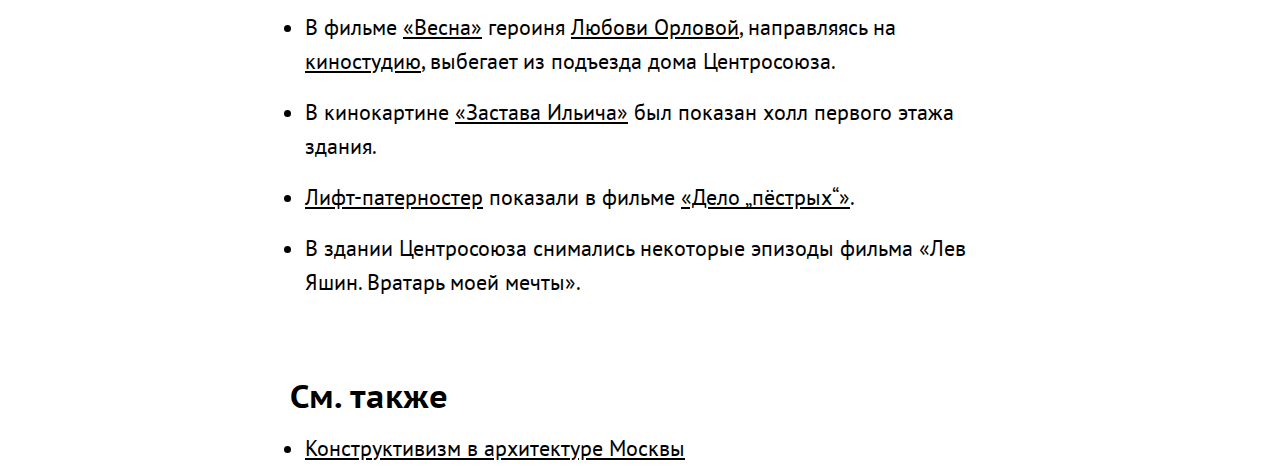
<file: homework4.html>
<!DOCTYPE html>
<html lang="en" dir="ltr">
  <head>
    <meta charset="utf-8">
    <title>Здание Центросоюза</title>
    <link rel="stylesheet" href="reset.css">
    <link href="https://fonts.googleapis.com/css2?family=PT+Sans+Caption:wght@400;700&family=PT+Sans:ital,wght@0,400;0,700;1,400;1,700&display=swap" rel="stylesheet">
    <link rel="stylesheet" href="style-bb.css">
    <link rel="stylesheet" href="sidebar.css">
  </head>
  <body>

    <nav>
      <ul>
        <li><a href="#h1-building">Здание Центросоюза</a></li>
        <li><a href="#h2-history">История</a>

          <ul>
            <li><a href="#h3-place">Территория</a></li>
            <li><a href="#h3-competition">Конкурс проектов</a></li>

            <ul>
              <li><a href="#h4-open-closed">Открытый и закрытый</a></li>
              <li><a href="#h4-author">Второй закрытый</a></li>
            </ul>

            <li><a href="#h3-project">Проект-победител</a>ь</li>
            <li><a href="#h3-process">Строительство и доработки</a></li>

          </ul>

        </li>

        <li><a href="#h2-particularity">Архитектурные особенности</a></li>
        <li><a href="#h2-movies">Здание в кинематографе</a></li>
        <li><a href="#h2-more">См. также</a></li>

      </ul>
    </nav>

    <article>
      <h1 id="h1-building">Здание Центросоюза</h1>
      <img src="centrosoyuz.jpg" width=500px alt="Здание Центросоюза">
      <p><b>Зда́ние Центросою́за</b> (также известно как <i>Здание Наркомлегпрома, Здание ЦСУ</i>) — <a href="https://ru.wikipedia.org/wiki/Офис">офисное здание</a> на <a href="https://ru.wikipedia.org/wiki/Мясницкая_улица">Мясницкой улице</a> в <a href="https://ru.wikipedia.org/wiki/Москва">Москве</a>. Построено в 1928—1936 годах в <a href="https://ru.wikipedia.org/wiki/Интернациональный_стиль">интернациональном стиле</a> по проекту <a href="https://ru.wikipedia.org/wiki/Франция">французского</a> архитектора <a href="https://ru.wikipedia.org/wiki/Ле_Корбюзье">Ле Корбюзье</a> при участии <a href="https://ru.wikipedia.org/wiki/Жаннере,_Пьер">Пьера Жаннере</a> и a
      <a href="https://ru.wikipedia.org/wiki/Колли,_Николай_Джемсович">Николая Колли</a>. <a href="https://ru.wikipedia.org/wiki/Фасад">Фасады</a> строения обращены одновременно на две параллельные улицы — <a href="https://ru.wikipedia.org/wiki/Мясницкая_улица">Мясницкую</a> и <a href="https://ru.wikipedia.org/wiki/Проспект_Академика_Сахарова_(Москва)">проспект Академика Сахарова</a>. В разное время в здании размещались различные административные учреждения, с 1991 года в нём располагаются <a href="https://ru.wikipedia.org/wiki/Федеральная_служба_государственной_статистики">Федеральная служба государственной статистики</a> (Росстат) и <a href="https://ru.wikipedia.org/wiki/Федеральная_служба_по_финансовому_мониторингу">Федеральная служба по финансовому мониторингу</a>. <a href="https://ru.wikipedia.org/wiki/Объект_культурного_наследия_России">Объект культурного наследия народов России</a> регионального значения.</p>

      <h2 id="h2-history">История</h2>
      <h3 id="h3-place">Территория</h3>
      <p>Идея строительства офисного здания <a href="https://ru.wikipedia.org/wiki/Центросоюз">Центросоюза</a> возникла во времена <a href="https://ru.wikipedia.org/wiki/Новая_экономическая_политика">НЭПа</a>. В 1925 году по предложению архитектора <a href="https://ru.wikipedia.org/wiki/Великовский,_Борис_Михайлович">Бориса Великовского</a> для корпоративного офиса было выбрано место между двумя параллельными улицами — <a href="https://ru.wikipedia.org/wiki/Мясницкая_улица">Мясницкой</a> и планируемым к прокладке <a href="https://ru.wikipedia.org/wiki/Проспект_Академика_Сахарова_(Москва)">Новокировским проспектом</a> (современным проспектом Академика Сахарова). Дом планировалось возвести в точке их пересечения с проектируемым <a href="https://ru.wikipedia.org/wiki/Бульвар">бульваром</a>, идущим от <a href="https://ru.wikipedia.org/wiki/Переулок_Огородная_Слобода">переулка Огородная Слобода</a>. На выбранном для строительства месте располагалась церковь Николая Чудотворца, выполненная в духе раннего московского барокко. Постановлением от 24 февраля 1928 года её было решено снести и выделить земли под новое здание.</p>

      <h3 id="h3-competition">Конкурс проектов</h3>
      <h4 id="h4-open-closed">Открытый и закрытый</h4>
      <p>В 1928 году Всероссийское общество гражданских инженеров объявило открытый международный конкурс на лучший проект дома Центросоюза, который предусматривал наличие просторного офиса на две тысячи рабочих мест, способного вместить различные группы помещений согласно их функциональности. К первой группе относились административные помещения Центросоюза общей площадью 2255 м². Вторая группа включала в себя все торговые помещения и вспомогательные помещения площадью 8990 м². В третью группу входил <a href="https://ru.wikipedia.org/wiki/Дом_культуры">клуб</a> с залом на 600 мест со <a href="https://ru.wikipedia.org/wiki/Сцена">сценой</a> и <a href="https://ru.wikipedia.org/wiki/Фойе">фойе</a>, <a href="https://ru.wikipedia.org/wiki/Гимнастика">гимнастическим</a> залом, <a href="https://ru.wikipedia.org/wiki/Столовая">столовой</a> и <a href="https://ru.wikipedia.org/wiki/Библиотека">библиотекой</a>, занимавших площадь в 3170 м². К последней функциональной группе относились хозяйственные помещения — ремонтные <a href="https://ru.wikipedia.org/wiki/Мастерская">мастерские</a>, <a href="https://ru.wikipedia.org/wiki/Склад">склады</a>, <a href="https://ru.wikipedia.org/wiki/Котельная">котельная</a> и несколько квартир для обсуживающего персонала.</p>
      <p>Срок подачи заявок был установлен на 20 июня 1928 года. В отборочную комиссию входили представители Общества гражданских инженеров, <a href="https://ru.wikipedia.org/wiki/Московское_архитектурное_общество">Московского архитектурного общества</a>, Центросоюза и <a href="https://ru.wikipedia.org/wiki/Московский_городской_совет">Моссовета</a>: инженеры Г. Красин и <a href="https://ru.wikipedia.org/wiki/Серк,_Лео_Акселевич">Лео Серк</a>, архитекторы <a href="https://ru.wikipedia.org/wiki/Крюков,_Михаил_Васильевич_(архитектор)">Михаил Крюков</a>, <a href="https://ru.wikipedia.org/wiki/Машков,_Иван_Павлович">Иван Машков</a>, <a href="https://ru.wikipedia.org/wiki/Веснин,_Виктор_Александрович">Виктор Веснин</a>, <a href="https://ru.wikipedia.org/wiki/Корнфельд,_Яков_Абрамович">Яков Корнфельд</a> и <a href="https://ru.wikipedia.org/wiki/Кондаков,_Иван_Иванович">Иван Кондаков</a>.</p>
      <p>Из 32 проектов, участвовавших в открытом отборе, первую премию получили Борис Великовский и В. Воинов, вторую — Анна Капустина и Леонид Савельев, третью — Александр Вегнер, Борис Ефимович и Иван Звёздин. Четвёртое место разделили <a href="https://ru.wikipedia.org/wiki/Троцкий,_Ной_Абрамович">Ной Троцкий</a>, С. Козак и Т. Зеликман, пятое — Фаня Белостоцкая и <a href="https://ru.wikipedia.org/wiki/Розенфельд,_Зиновий_Моисеевич">3иновий Розенфельд</a>. Однако конкурсная комиссия посчитала, что представленные проекты не могут служить материалами для разработки плана строительства.</p>
      <p>До 10 августа того же года проводился закрытый заказной конкурс, в котором приняли участие иностранные архитекторы <a href="https://ru.wikipedia.org/wiki/Лондон">лондонского</a> бюро «Вернет и Тейт», Макс Таут из <a href="https://ru.wikipedia.org/wiki/Берлин">Берлина</a>, <a href="https://ru.wikipedia.org/wiki/Франция">французы</a> Ле Корбюзье и Пьер Жаннере, а также группа архитекторов Управления по постройке складов Центросоюза. В число последних входили братья <a href="https://ru.wikipedia.org/wiki/Веснин,_Александр_Александрович">Александр</a> и <a href="https://ru.wikipedia.org/wiki/Веснин,_Виктор_Александрович">Виктор Веснины</a>, <a href="https://ru.wikipedia.org/wiki/Чернышёв,_Сергей_Егорович">Сергей Чернышёв</a>, <a href="https://ru.wikipedia.org/wiki/Леонидов,_Иван_Ильич">Иван Леонидов</a>, <a href="https://ru.wikipedia.org/wiki/Крячков,_Андрей_Дмитриевич">Андрей Крячков</a> и другие. Всех участников отбирал лично <a href="https://ru.wikipedia.org/wiki/Председатель">председатель</a> Центросоюза <a href="https://ru.wikipedia.org/wiki/Любимов,_Исидор_Евстигнеевич">Исидор Любимов</a>. Из проектов закрытого конкурса комиссия исключила работу <a href="https://ru.wikipedia.org/wiki/Великобритания">английской</a> конторы: жюри её архитектурные решения показались слабыми, примитивными и консервативными[12]. Не нашёл поддержки у Моссовета тяжеловесный и монументальный план Макса Таута[13]. Лучшими комиссия признала два проекта: совместную работу Ле Корбюзье и Жаннере и разработку группы советских архитекторов. Первый был назван изящным и лёгким, второй комиссия сочла наиболее продуманным и функциональным.</p>

      <h4 id="h4-author">Второй закрытый</h4>
      <p>По итогам открытого и закрытого отборов до 20 октября 1928 года было решено принять заявки на третий конкурс. Проекты были заказаны немецкому архитектору <a href="https://ru.wikipedia.org/wiki/Беренс,_Петер">Петеру Беренсу</a>, братьям Весниным, П. Нахману вместе с <a href="https://ru.wikipedia.org/wiki/Самойлов,_Анатолий_Васильевич">Анатолием Самойловым</a>, <a href="https://ru.wikipedia.org/wiki/Никольский,_Александр_Сергеевич_(архитектор)">Александру Никольскому</a>, <a href="https://ru.wikipedia.org/wiki/Оль,_Андрей_Андреевич">Андрею Олю</a> и <a href="https://ru.wikipedia.org/wiki/Жолтовский,_Иван_Владиславович">Ивану Жолтовскому</a>. <a href="https://ru.wikipedia.org/wiki/Объединение_современных_архитекторов">Объединение современных архитекторов</a> выдвинуло на рассмотрение жюри работу <a href="https://ru.wikipedia.org/wiki/Леонидов,_Иван_Ильич">Ивана Леонидова</a>. По совету знакомых советских архитекторов Ле Корбюзье также представил свой проект, доработанный в соответствии с требованиями комиссии[5]. Финальный отбор проводился между двумя вариантами — Леонидова и Ле Корбюзье.</p>
      <p>Леонидов разработал проект дома Центросоюза по трём <a href="https://ru.wikipedia.org/wiki/Прямоугольная_система_координат">координатным осям</a> для предельного обобщения форм. План 12-этажного корпоративного дома был выполнен в духе господствовавшего в 1920—1930-е годы функционализма. Сквозной <a href="https://ru.wikipedia.org/wiki/Вестибюль">вестибюль</a> связывал Мясницкую улицу и проектируемый Новокировский проспект, на Мясницкую выходили широкие окна выставочного корпуса. Культурно-просветительные помещения были размещены архитектором на верхних этажах с учётом максимальной <a href="https://ru.wikipedia.org/wiki/Звукоизоляция">звукоизоляции</a>. В протяжённом <a href="https://ru.wikipedia.org/wiki/Параллелепипед">параллелепипеде</a> строения располагались основные офисные зоны, обращённые к двум стеклянным фасадам. Торцы были представлены как глухие плоскости. На втором этаже находился горизонтальный выставочный корпус. Пространство проекту также придавал отдельный круглый вестибюль с <a href="https://ru.wikipedia.org/wiki/Лифт">лифтовыми</a> шахтами.</p>
      <p>Новаторский в плане организации офисного пространства проект Леонидова оказал влияние на <a href="https://ru.wikipedia.org/wiki/Соединённые_Штаты_Америки">американских</a> архитекторов, включая <a href="https://ru.wikipedia.org/wiki/Мис_ван_дер_Роэ,_Людвиг">Людвига Мис ван дер Роэ</a> — ведущего представителя интернационального стиля. Ле Корбюзье также высоко ценил архитектурные замыслы Леонидова и заимствовал некоторые из них для своего финального проекта дома Центросоюза.</p>

      <h3 id="h3-project">Проект-победитель</h3>
      <p>По итогам трёх этапов конкурса победу одержал проект Ле Корбюзье. По одной из неофициальных версий, на его победу могла повлиять дружба с советскими архитекторами, входившими в отборочную комиссию.</p>
      <p>Разработанный французским архитектором проект корпоративного дома Центросоюза был инновационным по своему архитектурному облику и техническому исполнению как для Советского Союза, где в 1920—1930-е годы господствовали идеи <a href="https://ru.wikipedia.org/wiki/Конструктивизм_(искусство)">конструктивизма</a>, так и для европейских стран. Ле Корбюзье предложил использовать <a href="https://ru.wikipedia.org/wiki/Железобетон">железобетонный</a> каркас, объяснив свой выбор возможностью применения продольного окна: при подобной планировке полы этажей выступают за края колонн. Такой приём освобождает окна от точек опор, что было принципиально новым для советской строительной практики. Архитектор использовал систему двойного остекления с открыванием окон при помощи боковых <a href="https://ru.wikipedia.org/wiki/Шарнир">шарниров</a>. Схемы устройства центральной системы <a href="https://ru.wikipedia.org/wiki/Отопление">отопления</a>, охлаждения и <a href="https://ru.wikipedia.org/wiki/Вентиляция">вентиляции</a> Ле Корбюзье выполнил по примеру своей предыдущей работы — конкурсного проекта <a href="https://ru.wikipedia.org/wiki/Дворец_Наций">Дворца Наций</a> в <a href="https://ru.wikipedia.org/wiki/Женева">Женеве</a>. С целью теплоизоляции внутренних помещений он также использовал навесные стены-экраны, в здании предусматривалась внутренняя система <a href="https://ru.wikipedia.org/wiki/Кондиционирование">кондиционирования/a> для обеспечения комфортных условий для работников при любых погодных условиях. Из-за недостатка бюджета часть предложений Ле Корбюзье не была в дальнейшем реализована.</p>
      <p>Как и при разработке проекта <a href="https://ru.wikipedia.org/wiki/Вилла_Савой">виллы Савой</a>, Ле Корбюзье дополнил г-образную форму строения полуциркульными объёмами главного входа для создания эффекта динамичности[19]. Первый этаж дома архитектор оставил незастеклённым: свободное пространство между несущими балками планировалось использовать в качестве автостоянки.</p>

      <h3 id="h3-process">Строительство и доработки</h3>
      <p>В 1929 году состоялась закладка фундамента здания. Курировать возведение комплекса должен был сам Ле Корбюзье. Для знакомства с городом, посещения художественных мастерских, выставок и самой стройки дома Центросоюза он приезжал Москву два раза — в июне 1929 и мае 1930 года[21]. В ходе этих визитов он внёс в план некоторые изменения: архитектор расширил корпуса в сторону Новокировского проспекта, изменил их сопряжение. Однако в 1931-м после поражения в конкурсе на лучший проект <a href="https://ru.wikipedia.org/wiki/Дворец_Советов">Дворца Советов</a> Ле Корбюзье отказался сотрудничать с СССР, в том числе руководить возведением дома Центросоюза.</p>
      <p>До 1933 года строительство комплекса велось под контролем <a href="https://ru.wikipedia.org/wiki/Колли,_Николай_Яковлевич">Николая Колли</a>. С 1928 года он работал в <a href="https://ru.wikipedia.org/wiki/Париж">Париже</a>, корректируя проект в соответствии с советскими стандартами. Вступив в должность начальника строительства, в письмах он обсуждал с Ле Корбюзье все изменения первоначального замысла. Вместе с Колли за возведение здания также отвечал <a href="https://ru.wikipedia.org/wiki/Чехословакия">чехословацкий</a> архитектор Франтишек Заммер. Неофициально стройку курировал <a href="https://ru.wikipedia.org/wiki/Народный_комиссариат_финансов_РСФСР">народный комиссар финансов</a> и теоретик градостроительства <a href="https://ru.wikipedia.org/wiki/Милютин,_Николай_Александрович">Николай Милютин</a>. Завершалось возведение здания в 1933—1936-х годах.</p>
      <p>Советские специалисты широко критиковали здание Центросоюза в 1930-е годы. Архитектор <a href="https://ru.wikipedia.org/wiki/Фомин,_Иван_Александрович">Иван Фомин</a> отзывался о нём следующим образом:</p>

      <blockquote cite="https://ru.wikipedia.org/wiki/Здание_Центросоюза#cite_note-_5e26cdc2aeb0cd28-24">Корбюзье — архитектор капиталистической страны. Он хочет строить красиво, дёшево, удобно, в формах, конструктивно оправданных — и этим его задача исчерпывается. Наш архитектор своей архитектурой вносит в наш новый быт дух бодрости, мужества и жизнерадостности. Таких слов в лексиконе Корбюзье нет.</blockquote>

      <p>Положительно о здании отзывался Александр Веснин:</p>

      <blockquote cite="https://ru.wikipedia.org/wiki/Здание_Центросоюза#cite_note-_5e26cdc2aeb0cd28-24">Здание Наркомлегпрома в Москве на Мясницкой улице, строящееся по проекту архитектора Корбюзье, будет несомненно лучшим зданием, построенным в Москве за последнее столетие. Исключительная ясность архитектурной мысли, четкость в построении масс и объемов, чистота пропорций, ясность соотношений всех элементов, сопоставленных по контрасту и по нюансу, масштабность всего сооружения в целом и отдельных его частей, лёгкость и вместе с тем монументальность, архитектурное единство, строгая простота характерны для этого сооружения.</blockquote>

      <p>Реновацию дома Центросоюза провели в 1970-е годы: переостеклили фасады здания и застроили первый этаж, заблокировав проход под домом. Пространство офисных этажей разделили на отдельные кабинеты, <a href="https://ru.wikipedia.org/wiki/Лифт_непрерывного_действия">лифты непрерывного действия</a> демонтировали. Интерьеры актового зала, фойе, лестниц и пандусов были отреставрированы.</p>
      <p>В 2014 году на средства Росстата здание реконструировали. Работы велись под руководством главного архитектора Ларисы Савинкиной. Рабочие компании «Специальная научно-реставрационная производственная мастерская» заменили в здании окна. В 2015-м дом Центросоюза попал в номинацию конкурса «Реставрация года». Осенью того же года во дворе здания был установлен памятник Ле Корбюзье работы скульптора Андрея Тыртышникова и архитектора Антона Воскресенского.</p>
      <p>По сообщению министра экономического развития <a href="https://ru.wikipedia.org/wiki/Орешкин,_Максим_Станиславович">Максима Орешникова</a>, Росстат и некоторые ведомства <a href="https://ru.wikipedia.org/wiki/Министерство_экономического_развития_Российской_Федерации">Минэкономразвития</a>, занимавшие дом Центросоюза, должны переехать в комплекс «<a href="https://ru.wikipedia.org/wiki/Москва-Сити">Москва-Сити</a>» в 2018 году. В историческом здании останутся работники <a href="https://ru.wikipedia.org/wiki/Федеральная_служба_государственной_регистрации,_кадастра_и_картографии">Росреестра</a>.</p>

      <h2 id="h2-particularity">Архитектурные особенности</h2>
      <p>Здание Центросоюза — первый пример совместной работы советских и европейских архитекторов в духе <a href="https://ru.wikipedia.org/wiki/Интернациональный_стиль">интернационального стиля</a>, повсеместно вошедшего в моду с начала 1950-х годов.</p>

      <blockquote cite="https://ru.wikipedia.org/wiki/Здание_Центросоюза#cite_note-_5e26cdc2aeb0cd28-24">Огромные застеклённые стены дома сообщают ему холодный, однообразный и неприветливый характер. Кажется, что за этими стенами люди должны работать напряженно, автоматически, уныло, безрадостно. Это американизм, чуждый нам и неприемлемый в советских условиях.
      График Сергей Кожин</blockquote>

      <p>Здание является ярким примером творческого стиля Ле Корбюзье «<a href="https://ru.wikipedia.org/wiki/Пять_отправных_точек_современной_архитектуры">Пяти отправных точек современной архитектуры</a>», которые в процессе работы он дополнил «принципом свободной циркуляции людей и воздуха». Здание стало одним из первых в Европе больших офисных комплексов, особенностями которого являются огромная площадь фасадного остекления, открытые стойки-опоры, поддерживающие блоки офисов, свободные пространства первого этажа, горизонтальная крыша. Привлекающая внимание облицовка стен дома выполнена из розового <a href="https://ru.wikipedia.org/wiki/Артикское_туфовое_месторождение">артикского</a> <a href="https://ru.wikipedia.org/wiki/Туф">туфа</a>.</p>
      <p>По своей планировке дом Центросоюза схож со зданием Министерства здравоохранения и образования в <a href="https://ru.wikipedia.org/wiki/Рио-де-Жанейро">Рио-де-Жанейро</a>, построенным по проекту <a href="https://ru.wikipedia.org/wiki/Коста,_Лусио">Лусио Косты</a> и <a href="https://ru.wikipedia.org/wiki/Нимейер,_Оскар">Оскара Нимейера</a> при участии Ле Корбюзье. Другие похожие работы Ле Корбюзье — <a href="https://fr.wikipedia.org/wiki/Fondation_suisse">Швейцарский павильон</a> (фр.)русск. в Париже и <a href="https://ru.wikipedia.org/wiki/Штаб-квартира_ООН">Штаб-квартира ООН</a> в <a href="https://ru.wikipedia.org/wiki/Нью-Йорк">Нью-Йорке</a>. Оба здания представляют собой крупные застеклённые прямоугольники.</p>
      <p>О внутренних помещениях дома Центросоюза вспоминал один из работников <a href="https://ru.wikipedia.org/wiki/Центральное_статистическое_управление">ЦСУ</a>:</p>

      <blockquote cite="https://ru.wikipedia.org/wiki/Здание_Центросоюза#cite_note-village-18">Когда я сюда пришел впервые, то сразу заблудился. Поначалу все было очень непривычным. Самым интересным в этом здании для молодых людей и девчонок был лифт, который назывался патерностер. Лифт был немецкого производства и действительно работал по принципу чёток, которые перебирают при молитве. Кабинка идет вслед за кабинкой непрерывно, цепочка приезжает в крайнюю верхнюю точку, а потом начинает спускаться и появляется в другом окне. Мы очень любили заскакивать и выскакивать из кабинок. К сожалению, сейчас этот лифт закрыт. Здесь всегда обращалось огромное количество бумаги. Мы возили её на тележках по пандусам — они были сделаны именно для того, чтобы обеспечить министерства нормальной системой документооборота. Конечно, как всякие сумасшедшие молодые люди, мы катались по пандусам на креслах с колёсиками. И ничего, никто вроде шею не свернул.</blockquote>

      <h2 id="h2-movies">Здание в кинематографе</h2>
      <ul>
        <li>В фильме <a href="https://ru.wikipedia.org/wiki/Весна_(фильм,_1947)">«Весна»</a> героиня <a href="https://ru.wikipedia.org/wiki/Орлова,_Любовь_Петровна">Любови Орловой</a>, направляясь на <a href="https://ru.wikipedia.org/wiki/Киностудия">киностудию</a>, выбегает из подъезда дома Центросоюза.</li>
        <li>В кинокартине <a href="https://ru.wikipedia.org/wiki/Застава_Ильича">«Застава Ильича»</a> был показан холл первого этажа здания.</li>
        <li><a href="https://ru.wikipedia.org/wiki/Лифт_непрерывного_действия">Лифт-патерностер</a> показали в фильме <a href="https://ru.wikipedia.org/wiki/Дело_«пёстрых»_(фильм)">«Дело „пёстрых“»</a>.</li>
        <li>В здании Центросоюза снимались некоторые эпизоды фильма «Лев Яшин. Вратарь моей мечты».</li>
      </ul>

      <h2 id="h2-more">См. также</h2>
      <ul>
        <li><a href="https://ru.wikipedia.org/wiki/Конструктивизм_в_архитектуре_Москвы">Конструктивизм в архитектуре Москвы</a></li>
      </ul>
    </article>

  </body>
</html>
</file>
<file: style-bb.css>
body {
  background-repeat: no-repeat;
  background-position: center top;
}

h1, h2, h3, h4, p, ol, ul, blockquote {
  width: 700px;
  margin: auto;
  color: black;
}

img {
  width: 1020px;
  margin: auto;
  display: block;
}

h1, h2, h3, h4 {
  font-family: 'PT Sans Caption', sans-serif;
  font-weight: bold;
  color: black;
}

p, blockquote, li {
  font-family: 'PT Sans', sans-serif;
}

h1 {
  font-size: 40px;
  line-height: 46px;
  margin-top: 66px;
}

h1 + h2 {
  margin-top: 43px;
}

h2 {
  font-size: 32px;
  line-height: 36px;
  margin-top: 79px;
}

h2 + h3 {
  margin-top: 37px;
}

h2 + img {
  margin-top: 82px;
}

h3 {
  font-size: 28px;
  line-height: 34px;
  margin-top: 35px;
}

h3 + img {
  margin-top: 81px;
}

h4 {
  font-size: 24px;
  line-height: 30px;
  margin-top: 33px;
}

h4 + img {
  margin-top: 82px;
}

h1 + p {
  font-family: 'PT Sans Caption', sans-serif;
  font-size: 22px;
  line-height: 32px;
  color: rgba(0, 0, 0, 0.4);
  margin-top: 14px;
}

h1 + p + p {
  margin-top: 30px;
}

h2 + p,
h3 + p,
h4 + p,
h2 + blockquote,
h3 + blockquote,
h4 + blockquote,
h2 + ul,
h3 + ul,
h4 + ul {
  margin-top: 7px;
}

p {
  font-size: 22px;
  line-height: 34px;
  margin-top: 30px;
}

p + h2 {
  margin-top: 43px;
}

p + p {
  margin-top: 29px;
}

img {
  margin-top: 80px;
}

img + p,
img + blockquote,
img + ul {
  margin-top: 78px;
}

img + h3 {
  margin-top: 80px;
}

img + h4 {
  margin-top: 81px;
}

blockquote {
  position: relative;
  font-style: italic;
  font-size: 22px;
  line-height: 34px;
  margin-top: 29px;
}

blockquote + h2 {
  margin-top: 43px;
}

blockquote::before {
  content: "";
  display: block;
  position: absolute;
  width: 3px;
  height: 100%;
  background: black;
  margin-left: -20px;
}

ul {
  margin-top: 29px;
  width: 670px;
}

article ul li {
 list-style: disc;
}

article ol li {
 list-style: decimal;
}

ul + p {
  margin-top: 29px;
}

li {
  font-size: 22px;
  line-height: 34px;
  margin-top: 17px;
}

b {
  font-style: bold;
}

i {
font-style: italic;
}

a {
  color: inherit;
}
</file>
<file: sidebar.css>
nav {
  position: fixed;
  top: 0;
  left: 0;
  margin: 50px;
}

nav a {
  text-decoration: none;
}

nav ul {
  margin: 0;
}

nav li {
font-size: 14px;
line-height: 15px;
color: rgba(0, 0, 0, 0.8);
margin-top: 12px;
}

nav > ul > li:first-child {
font-weight: bold;
}

nav ul ul li {
  color: rgba(0, 0, 0, 0.4);
  margin-left: 10px;
}
</file>
